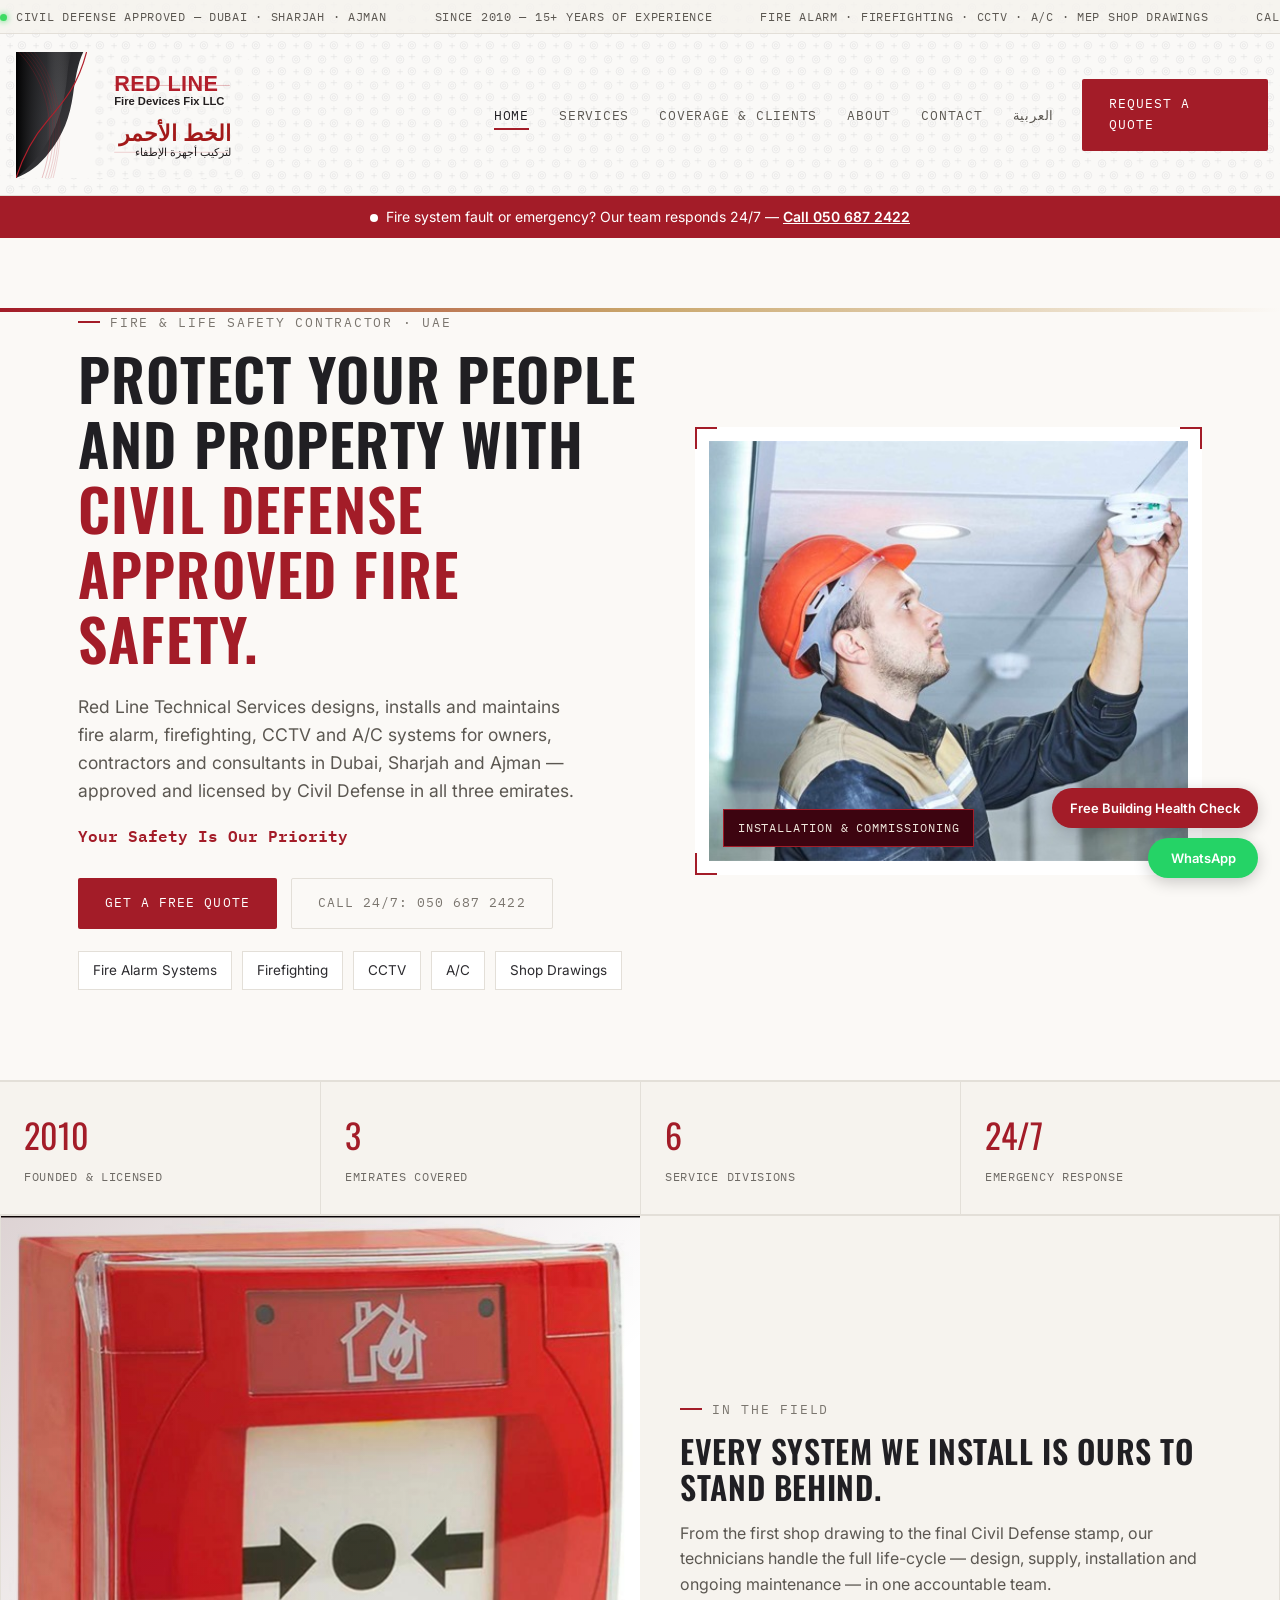
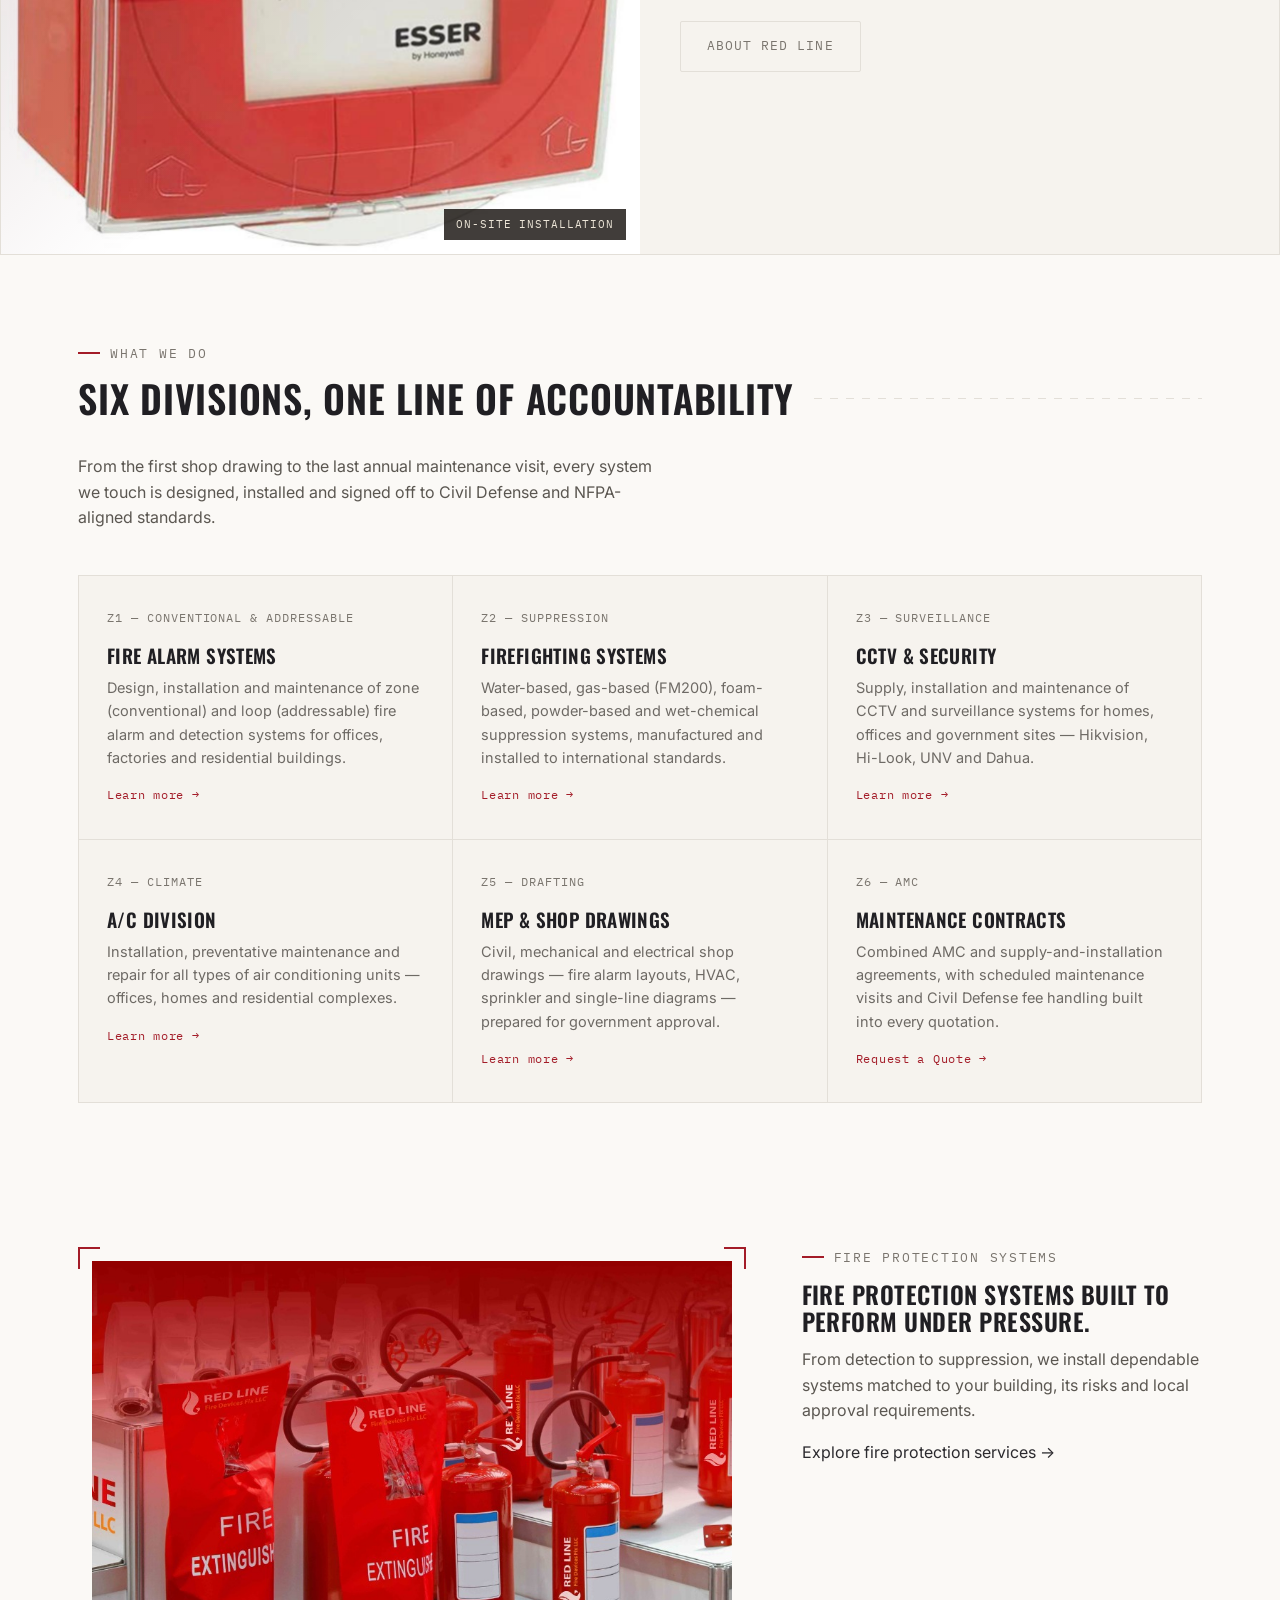
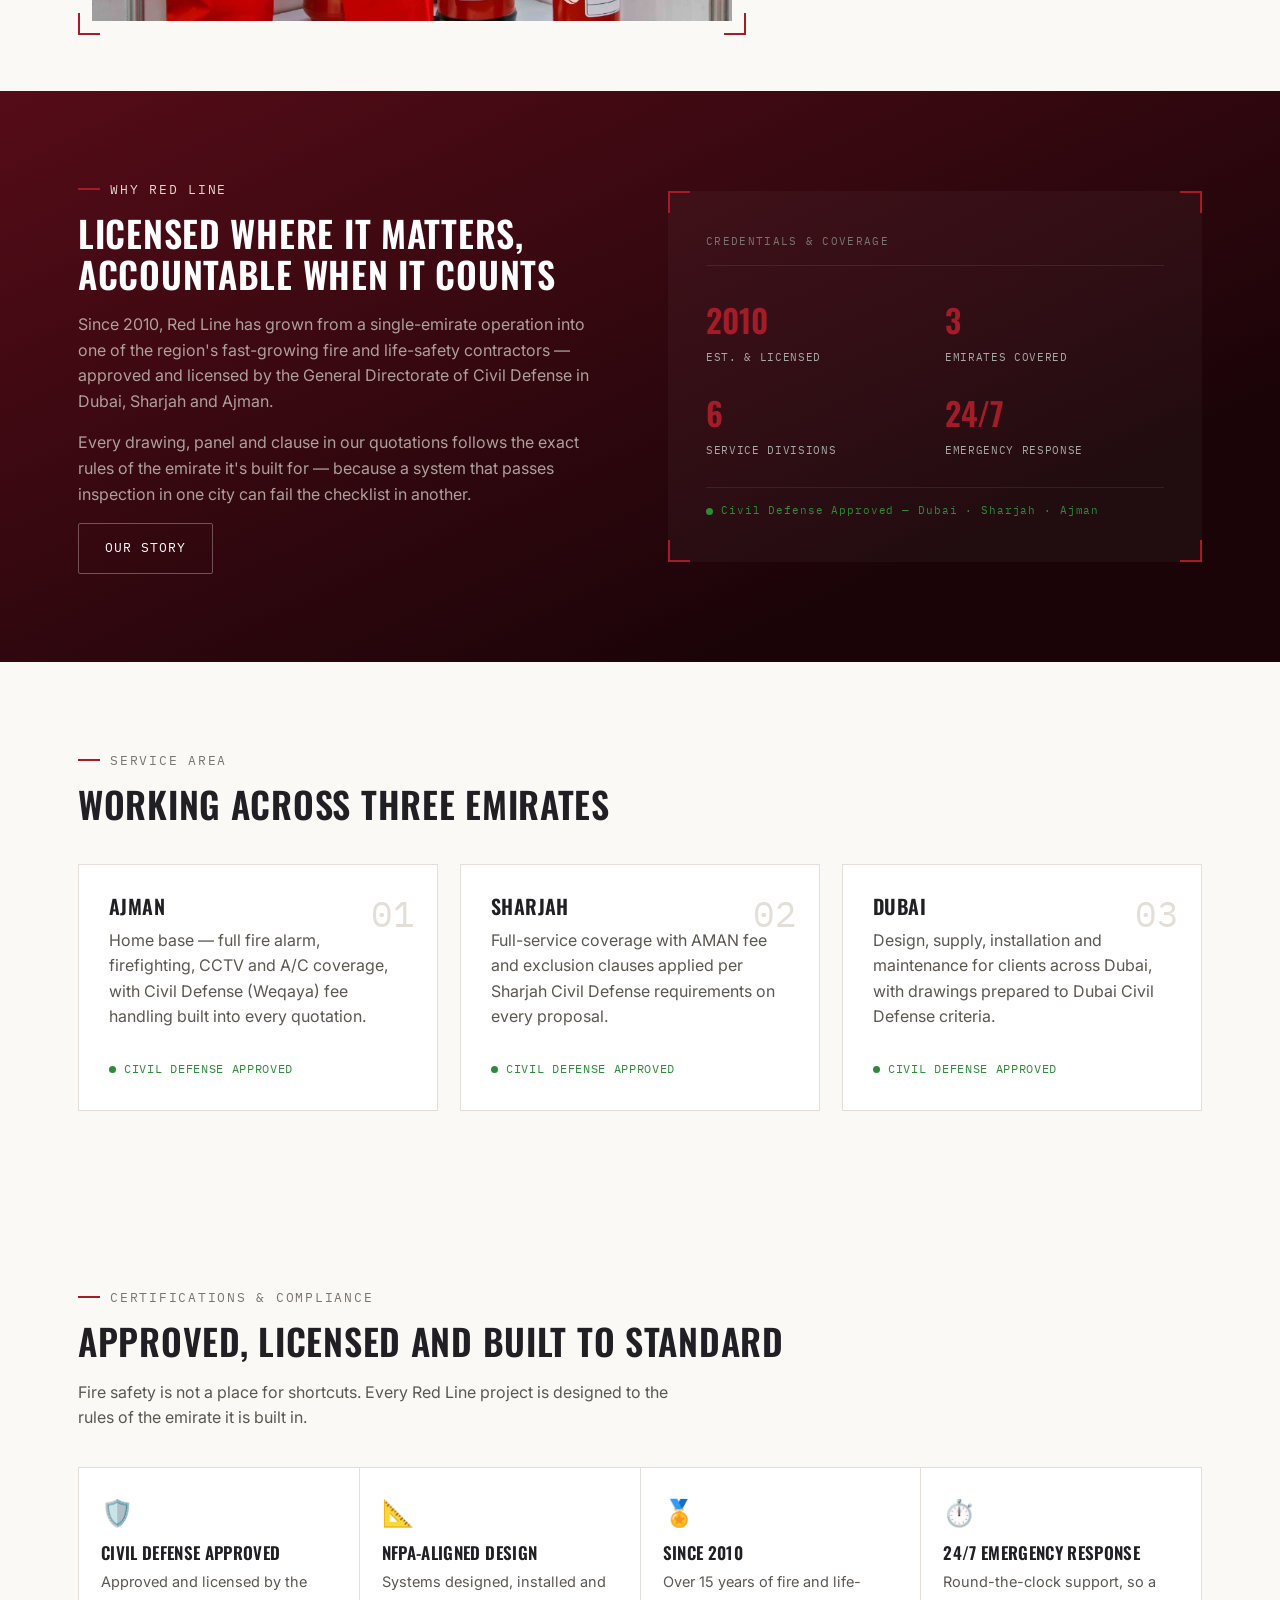
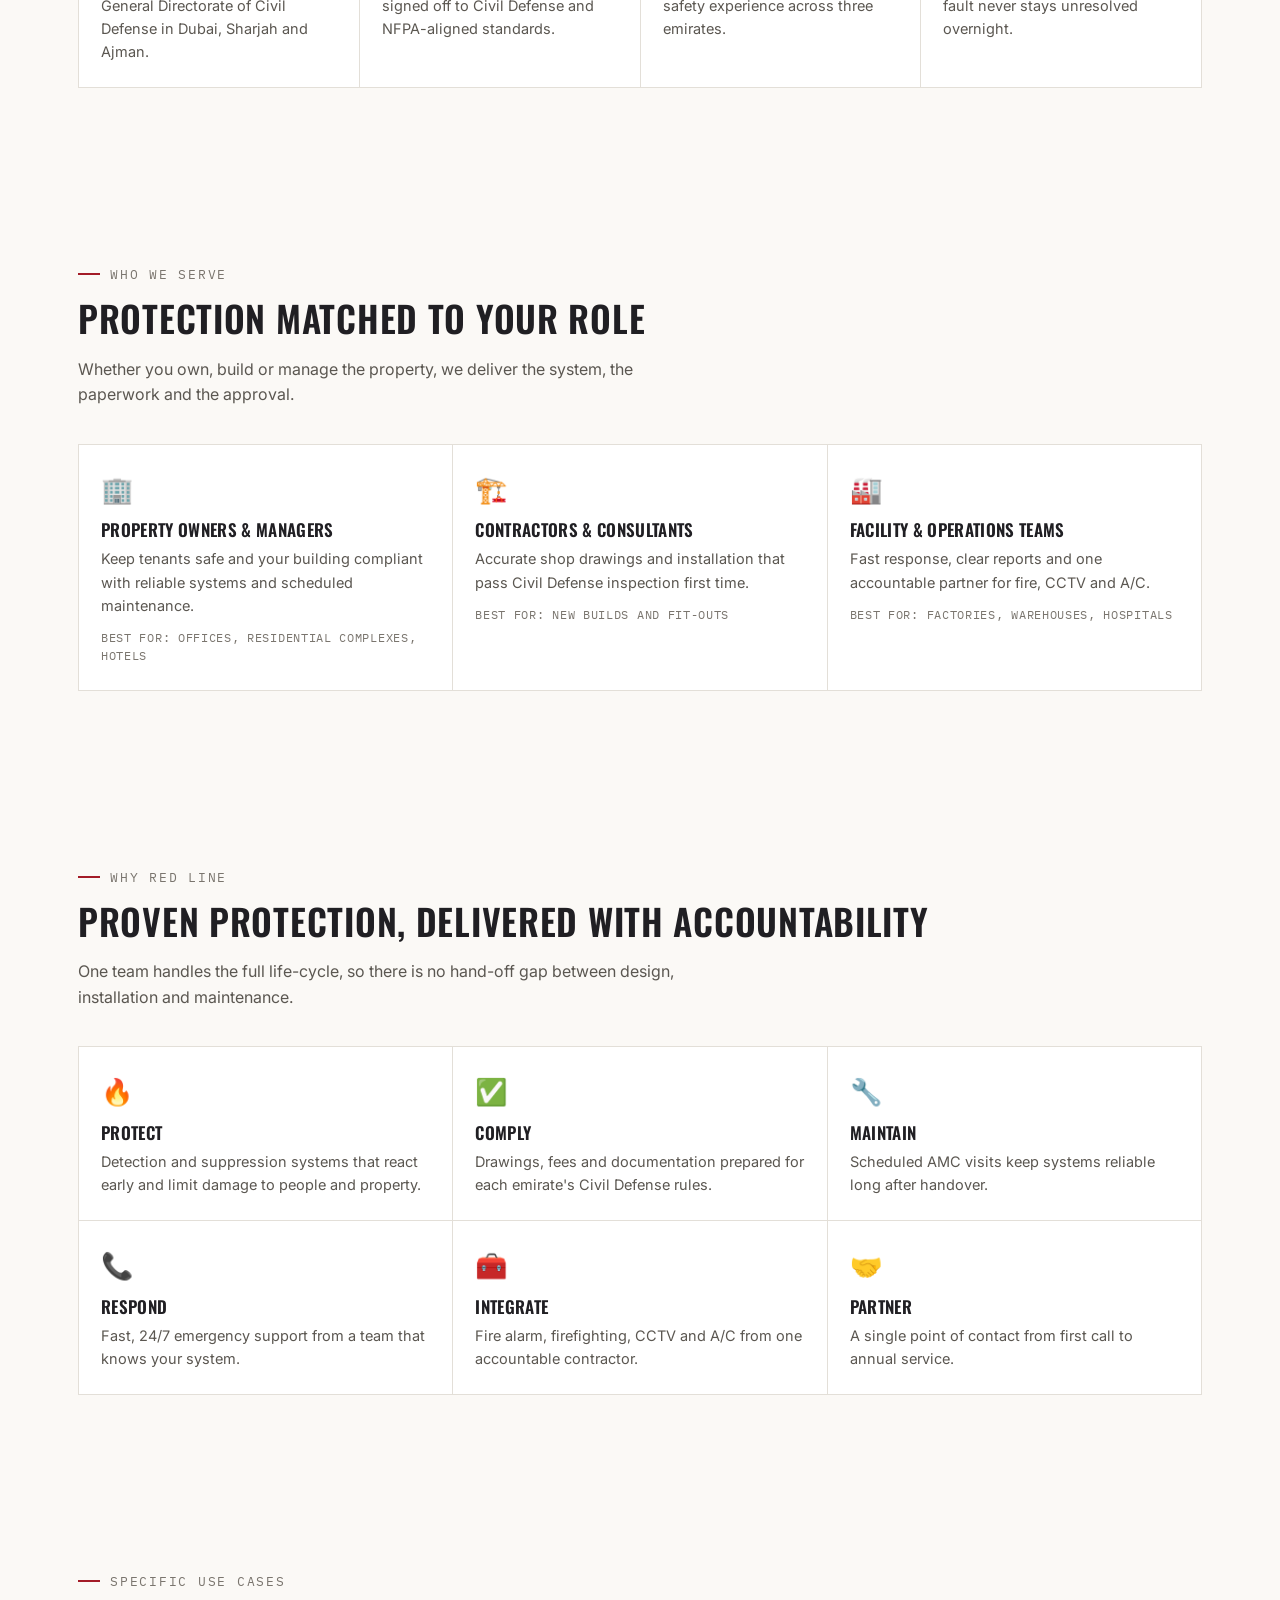
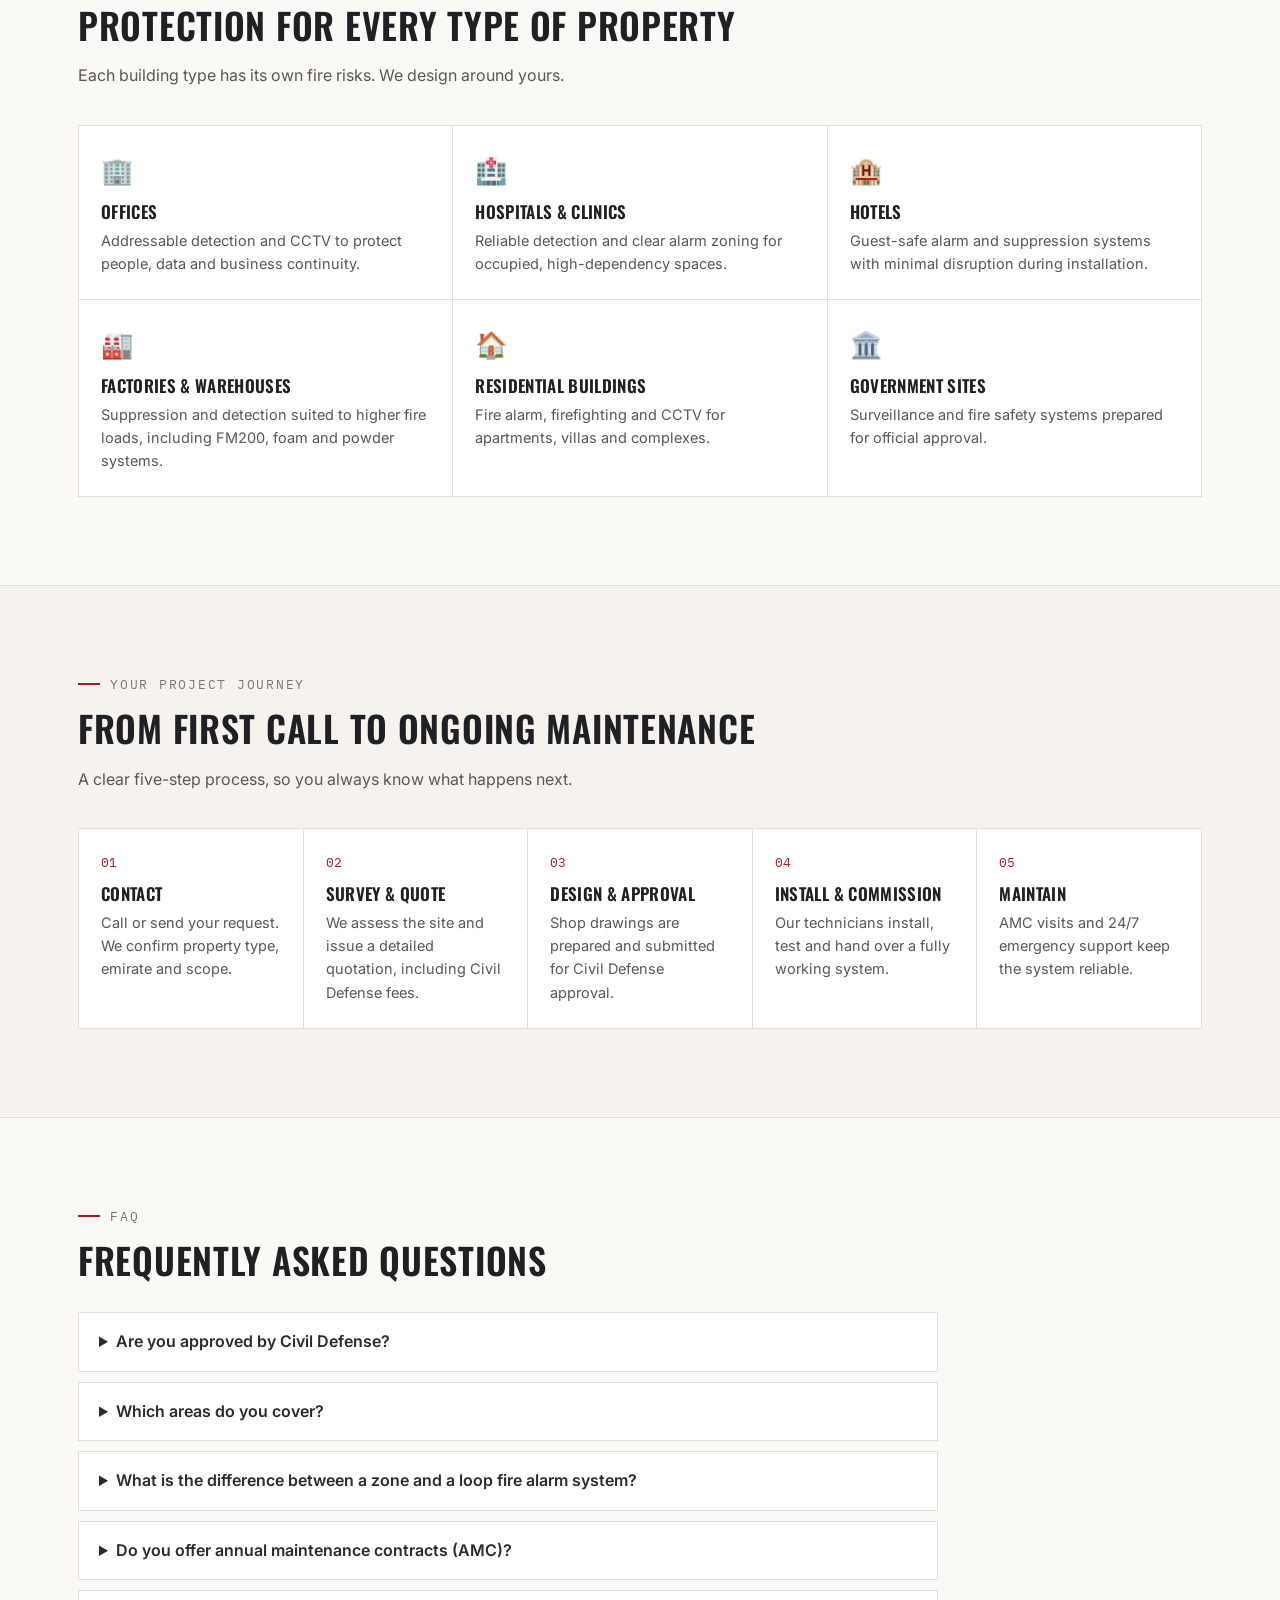
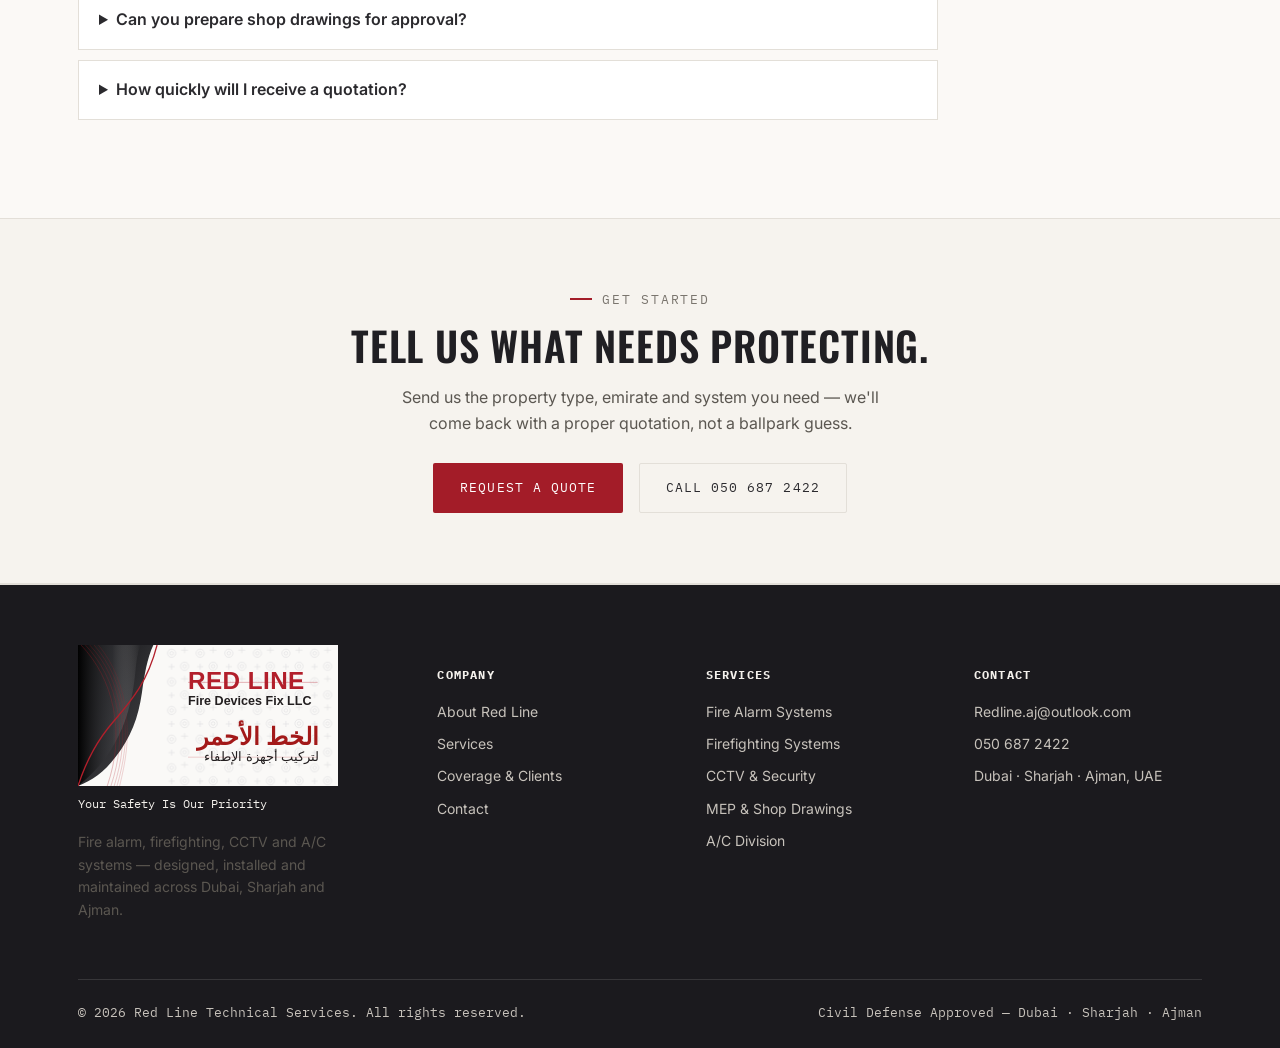
<file: index.html>
<!DOCTYPE html>
<html lang="en">
<head>
<meta charset="UTF-8">
<meta name="viewport" content="width=device-width, initial-scale=1.0">
<title>Red Line Technical Services — Fire Safety Installation &amp; Maintenance Contractor | Dubai · Sharjah · Ajman</title>
<meta name="description" content="Civil Defense approved installation and maintenance contractor for fire alarm, firefighting, CCTV and A/C systems in Dubai, Sharjah and Ajman, with 24/7 emergency response across the UAE.">
<meta name="keywords" content="fire alarm systems supplier UAE, fire safety contractor Dubai Sharjah Ajman, Civil Defense approved fire protection, CCTV surveillance installation UAE, emergency response fire systems, fire safety systems UAE">
<link rel="alternate" hreflang="ar" href="index-ar.html">
<link rel="icon" type="image/png" href="assets/img/flame.png">
<link rel="preconnect" href="https://fonts.googleapis.com">
<link href="https://fonts.googleapis.com/css2?family=Oswald:wght@500;600;700&family=Inter:wght@400;500;600&family=IBM+Plex+Mono:wght@400;500&display=swap" rel="stylesheet">
<link rel="stylesheet" href="assets/css/style.css">
</head>
<body>

<header class="site-header">
  <div class="status-bar">
    <div class="status-inner">
      <span><span class="dot"></span>CIVIL DEFENSE APPROVED — DUBAI · SHARJAH · AJMAN</span>
      <span>SINCE 2010 — 15+ YEARS OF EXPERIENCE</span>
      <span>FIRE ALARM · FIREFIGHTING · CCTV · A/C · MEP SHOP DRAWINGS</span>
      <span>CALL 050 687 2422 FOR EMERGENCY SERVICE</span>
      <span><span class="dot"></span>CIVIL DEFENSE APPROVED — DUBAI · SHARJAH · AJMAN</span>
      <span>SINCE 2010 — 15+ YEARS OF EXPERIENCE</span>
      <span>FIRE ALARM · FIREFIGHTING · CCTV · A/C · MEP SHOP DRAWINGS</span>
      <span>CALL 050 687 2422 FOR EMERGENCY SERVICE</span>
    </div>
  </div>
  <div class="nav-row">
    <a href="index.html" class="brand" aria-label="Red Line Fire Devices Fix LLC">
      <img src="assets/img/brand-theme.svg" alt="Red Line Fire Devices Fix LLC logo">
    </a>
    <div class="nav-inner">
      <nav class="main-nav">
        <ul>
          <li><a href="index.html" class="active">Home</a></li>
          <li><a href="services.html">Services</a></li>
          <li><a href="projects.html">Coverage &amp; Clients</a></li>
          <li><a href="about.html">About</a></li>
          <li><a href="contact.html">Contact</a></li>
          <li class="lang-switch"><a href="index-ar.html" lang="ar" hreflang="ar">العربية</a></li>
        </ul>
      </nav>
      <div class="nav-cta">
        <a href="contact.html" class="btn btn-primary">Request a Quote</a>
      </div>
    </div>
    <button class="nav-toggle" aria-label="Menu"><span></span><span></span><span></span></button>
  </div>
</header>

<div class="emergency-bar" role="region" aria-label="Emergency contact"><span class="pulse"></span>Fire system fault or emergency? Our team responds 24/7 — <a href="tel:0506872422">Call 050 687 2422</a></div>

<section class="hero">
  <div class="frame-accent-top"></div>
  <div class="container hero-grid">
    <div data-reveal>
      <div class="eyebrow">Fire &amp; Life Safety Contractor · UAE</div>
      <h1>Protect your people and property with <em>Civil Defense approved fire safety.</em></h1>
      <p class="lead">Red Line Technical Services designs, installs and maintains fire alarm, firefighting, CCTV and A/C systems for owners, contractors and consultants in Dubai, Sharjah and Ajman — approved and licensed by Civil Defense in all three emirates.</p>
      <p class="hero-slogan">Your Safety Is Our Priority</p>
      <div class="hero-actions">
        <a href="contact.html" class="btn btn-primary">Get a Free Quote</a>
        <a href="tel:0506872422" class="btn btn-line">Call 24/7: 050 687 2422</a>
      </div>
      <div class="quick-links" aria-label="Quick links">
      <a href="services.html#fire-alarm">Fire Alarm Systems</a><a href="services.html#firefighting">Firefighting</a><a href="services.html#cctv">CCTV</a><a href="services.html#ac">A/C</a><a href="services.html#mep">Shop Drawings</a>
    </div>

    </div>
    <div class="hero-figure-wrap" data-reveal>
      <div class="blueprint hero-figure">
        <span class="bp-tr"></span><span class="bp-bl"></span>
        <img src="assets/img/hero-install.jpg" alt="Red Line technician installing a fire alarm system">
        <span class="hero-tag">INSTALLATION &amp; COMMISSIONING</span>
      </div>
    </div>
  </div>
</section>

<div class="stat-strip">
  <div><span class="stat-num">2010</span><span class="stat-label">Founded &amp; Licensed</span></div>
  <div><span class="stat-num">3</span><span class="stat-label">Emirates Covered</span></div>
  <div><span class="stat-num">6</span><span class="stat-label">Service Divisions</span></div>
  <div><span class="stat-num">24/7</span><span class="stat-label">Emergency Response</span></div>
</div>

<!-- Premium photo strip: installation in the field -->
<div class="premium-split" data-reveal>
  <div class="premium-split-img">
    <img src="assets/img/WhatsApp Image 2026-10-04 at 2.38.30 PM (4) - Copy.jpeg" alt="Fire suppression pump room with FM200 or chemical suppression tanks">
    <span class="corner-tag">On-site Installation</span>
  </div>
  <div class="premium-split-body">
    <div class="eyebrow">In the Field</div>
    <h2 style="font-size:clamp(22px,2.8vw,32px);">Every system we install is ours to stand behind.</h2>
    <p>From the first shop drawing to the final Civil Defense stamp, our technicians handle the full life-cycle — design, supply, installation and ongoing maintenance — in one accountable team.</p>
    <a href="about.html" class="btn btn-line" style="align-self:flex-start;margin-top:8px;">About Red Line</a>
  </div>
</div>

<section class="section">
  <div class="container">
    <div class="eyebrow">What We Do</div>
    <div class="ruled-head">
      <h2 style="font-size:clamp(26px,3.2vw,38px);">Six divisions, one line of accountability</h2>
      <div class="rule"></div>
    </div>
    <p style="max-width:58ch;font-size:16px;">From the first shop drawing to the last annual maintenance visit, every system we touch is designed, installed and signed off to Civil Defense and NFPA-aligned standards.</p>

    <div class="zone-grid">
      <div class="zone-card" data-reveal>
        <span class="zone-id">Z1 — CONVENTIONAL &amp; ADDRESSABLE</span>
        <h3>Fire Alarm Systems</h3>
        <p>Design, installation and maintenance of zone (conventional) and loop (addressable) fire alarm and detection systems for offices, factories and residential buildings.</p>
        <a href="services.html#fire-alarm" class="zone-link">Learn more →</a>
      </div>
      <div class="zone-card" data-reveal>
        <span class="zone-id">Z2 — SUPPRESSION</span>
        <h3>Firefighting Systems</h3>
        <p>Water-based, gas-based (FM200), foam-based, powder-based and wet-chemical suppression systems, manufactured and installed to international standards.</p>
        <a href="services.html#firefighting" class="zone-link">Learn more →</a>
      </div>
      <div class="zone-card" data-reveal>
        <span class="zone-id">Z3 — SURVEILLANCE</span>
        <h3>CCTV &amp; Security</h3>
        <p>Supply, installation and maintenance of CCTV and surveillance systems for homes, offices and government sites — Hikvision, Hi-Look, UNV and Dahua.</p>
        <a href="services.html#cctv" class="zone-link">Learn more →</a>
      </div>
      <div class="zone-card" data-reveal>
        <span class="zone-id">Z4 — CLIMATE</span>
        <h3>A/C Division</h3>
        <p>Installation, preventative maintenance and repair for all types of air conditioning units — offices, homes and residential complexes.</p>
        <a href="services.html#ac" class="zone-link">Learn more →</a>
      </div>
      <div class="zone-card" data-reveal>
        <span class="zone-id">Z5 — DRAFTING</span>
        <h3>MEP &amp; Shop Drawings</h3>
        <p>Civil, mechanical and electrical shop drawings — fire alarm layouts, HVAC, sprinkler and single-line diagrams — prepared for government approval.</p>
        <a href="services.html#mep" class="zone-link">Learn more →</a>
      </div>
      <div class="zone-card" data-reveal>
        <span class="zone-id">Z6 — AMC</span>
        <h3>Maintenance Contracts</h3>
        <p>Combined AMC and supply-and-installation agreements, with scheduled maintenance visits and Civil Defense fee handling built into every quotation.</p>
        <a href="contact.html" class="zone-link">Request a Quote →</a>
      </div>
    </div>
  </div>
</section>

<section class="section section-tight" aria-labelledby="fire-protection-feature">
  <div class="container">
    <div class="svc-grid-img">
      <div class="blueprint" data-reveal>
        <span class="bp-tr"></span><span class="bp-bl"></span>
        <img src="assets/img/redline-shelf.jpg" alt="Red Line fire protection equipment ready for installation">
      </div>
      <div data-reveal>
        <div class="eyebrow">Fire Protection Systems</div>
        <h2 id="fire-protection-feature">Fire protection systems built to perform under pressure.</h2>
        <p>From detection to suppression, we install dependable systems matched to your building, its risks and local approval requirements.</p>
        <a href="services.html#firefighting" class="zone-link">Explore fire protection services →</a>
      </div>
    </div>
  </div>
</section>

<section class="section section-maroon">
  <div class="container">
    <div style="display:grid;grid-template-columns:1fr 1fr;gap:56px;align-items:center;">
      <div data-reveal>
        <div class="eyebrow" style="color:var(--silver-on-dark);">Why Red Line</div>
        <h2 style="color:#fff;font-size:clamp(26px,3.2vw,36px);">Licensed where it matters, accountable when it counts</h2>
        <p>Since 2010, Red Line has grown from a single-emirate operation into one of the region's fast-growing fire and life-safety contractors — approved and licensed by the General Directorate of Civil Defense in Dubai, Sharjah and Ajman.</p>
        <p>Every drawing, panel and clause in our quotations follows the exact rules of the emirate it's built for — because a system that passes inspection in one city can fail the checklist in another.</p>
        <a href="about.html" class="btn btn-ghost">Our Story</a>
      </div>
      <div class="blueprint" data-reveal style="background:rgba(255,255,255,.03);">
        <span class="bp-tr"></span><span class="bp-bl"></span>
        <div style="padding:28px 24px;">
          <div style="font-family:var(--mono);font-size:11px;letter-spacing:.12em;color:var(--silver);text-transform:uppercase;margin-bottom:28px;border-bottom:1px solid rgba(255,255,255,.08);padding-bottom:14px;">Credentials &amp; Coverage</div>
          <div style="display:grid;grid-template-columns:1fr 1fr;gap:20px;">
            <div>
              <div style="font-family:var(--display);font-size:32px;color:var(--red);font-weight:600;">2010</div>
              <div style="font-family:var(--mono);font-size:11px;letter-spacing:.06em;color:var(--grey-light);text-transform:uppercase;margin-top:4px;">Est. &amp; Licensed</div>
            </div>
            <div>
              <div style="font-family:var(--display);font-size:32px;color:var(--red);font-weight:600;">3</div>
              <div style="font-family:var(--mono);font-size:11px;letter-spacing:.06em;color:var(--grey-light);text-transform:uppercase;margin-top:4px;">Emirates Covered</div>
            </div>
            <div>
              <div style="font-family:var(--display);font-size:32px;color:var(--red);font-weight:600;">6</div>
              <div style="font-family:var(--mono);font-size:11px;letter-spacing:.06em;color:var(--grey-light);text-transform:uppercase;margin-top:4px;">Service Divisions</div>
            </div>
            <div>
              <div style="font-family:var(--display);font-size:32px;color:var(--red);font-weight:600;">24/7</div>
              <div style="font-family:var(--mono);font-size:11px;letter-spacing:.06em;color:var(--grey-light);text-transform:uppercase;margin-top:4px;">Emergency Response</div>
            </div>
          </div>
          <div style="margin-top:28px;padding-top:14px;border-top:1px solid rgba(255,255,255,.08);">
            <div style="font-family:var(--mono);font-size:11px;letter-spacing:.08em;color:var(--ok);display:flex;align-items:center;gap:8px;"><span style="width:7px;height:7px;background:var(--ok);border-radius:50%;display:inline-block;"></span>Civil Defense Approved — Dubai · Sharjah · Ajman</div>
          </div>
        </div>
      </div>
    </div>
  </div>
</section>

<section class="section">
  <div class="container">
    <div class="eyebrow">Service Area</div>
    <h2 style="font-size:clamp(26px,3.2vw,36px);">Working across three emirates</h2>
    <div class="coverage-grid">
      <div class="coverage-card" data-reveal>
        <span class="em-code">01</span>
        <h3>Ajman</h3>
        <p>Home base — full fire alarm, firefighting, CCTV and A/C coverage, with Civil Defense (Weqaya) fee handling built into every quotation.</p>
        <span class="badge-ok">Civil Defense Approved</span>
      </div>
      <div class="coverage-card" data-reveal>
        <span class="em-code">02</span>
        <h3>Sharjah</h3>
        <p>Full-service coverage with AMAN fee and exclusion clauses applied per Sharjah Civil Defense requirements on every proposal.</p>
        <span class="badge-ok">Civil Defense Approved</span>
      </div>
      <div class="coverage-card" data-reveal>
        <span class="em-code">03</span>
        <h3>Dubai</h3>
        <p>Design, supply, installation and maintenance for clients across Dubai, with drawings prepared to Dubai Civil Defense criteria.</p>
        <span class="badge-ok">Civil Defense Approved</span>
      </div>
    </div>
  </div>
</section>

<section class="section">
  <div class="container">
    <div class="eyebrow">Certifications &amp; Compliance</div>
    <h2 style="font-size:clamp(26px,3.2vw,36px);">Approved, licensed and built to standard</h2>
    <p style="max-width:62ch;font-size:16px;">Fire safety is not a place for shortcuts. Every Red Line project is designed to the rules of the emirate it is built in.</p>
    <div class="trust-grid">
<div class="trust-item" data-reveal><span class="ico">🛡️</span><h3>Civil Defense Approved</h3><p>Approved and licensed by the General Directorate of Civil Defense in Dubai, Sharjah and Ajman.</p></div>
<div class="trust-item" data-reveal><span class="ico">📐</span><h3>NFPA-Aligned Design</h3><p>Systems designed, installed and signed off to Civil Defense and NFPA-aligned standards.</p></div>
<div class="trust-item" data-reveal><span class="ico">🏅</span><h3>Since 2010</h3><p>Over 15 years of fire and life-safety experience across three emirates.</p></div>
<div class="trust-item" data-reveal><span class="ico">⏱️</span><h3>24/7 Emergency Response</h3><p>Round-the-clock support, so a fault never stays unresolved overnight.</p></div>
    </div>
  </div>
</section>

<section class="section">
  <div class="container">
    <div class="eyebrow">Who We Serve</div>
    <h2 style="font-size:clamp(26px,3.2vw,36px);">Protection matched to your role</h2>
    <p style="max-width:62ch;font-size:16px;">Whether you own, build or manage the property, we deliver the system, the paperwork and the approval.</p>
    <div class="info-grid">
<div class="info-item" data-reveal><span class="ico">🏢</span><h3>Property Owners &amp; Managers</h3><p>Keep tenants safe and your building compliant with reliable systems and scheduled maintenance.</p><span class="for-label">Best for: Offices, residential complexes, hotels</span></div>
<div class="info-item" data-reveal><span class="ico">🏗️</span><h3>Contractors &amp; Consultants</h3><p>Accurate shop drawings and installation that pass Civil Defense inspection first time.</p><span class="for-label">Best for: New builds and fit-outs</span></div>
<div class="info-item" data-reveal><span class="ico">🏭</span><h3>Facility &amp; Operations Teams</h3><p>Fast response, clear reports and one accountable partner for fire, CCTV and A/C.</p><span class="for-label">Best for: Factories, warehouses, hospitals</span></div>
    </div>
  </div>
</section>

<section class="section">
  <div class="container">
    <div class="eyebrow">Why Red Line</div>
    <h2 style="font-size:clamp(26px,3.2vw,36px);">Proven protection, delivered with accountability</h2>
    <p style="max-width:62ch;font-size:16px;">One team handles the full life-cycle, so there is no hand-off gap between design, installation and maintenance.</p>
    <div class="info-grid">
<div class="info-item" data-reveal><span class="ico">🔥</span><h3>Protect</h3><p>Detection and suppression systems that react early and limit damage to people and property.</p></div>
<div class="info-item" data-reveal><span class="ico">✅</span><h3>Comply</h3><p>Drawings, fees and documentation prepared for each emirate's Civil Defense rules.</p></div>
<div class="info-item" data-reveal><span class="ico">🔧</span><h3>Maintain</h3><p>Scheduled AMC visits keep systems reliable long after handover.</p></div>
<div class="info-item" data-reveal><span class="ico">📞</span><h3>Respond</h3><p>Fast, 24/7 emergency support from a team that knows your system.</p></div>
<div class="info-item" data-reveal><span class="ico">🧰</span><h3>Integrate</h3><p>Fire alarm, firefighting, CCTV and A/C from one accountable contractor.</p></div>
<div class="info-item" data-reveal><span class="ico">🤝</span><h3>Partner</h3><p>A single point of contact from first call to annual service.</p></div>
    </div>
  </div>
</section>

<section class="section">
  <div class="container">
    <div class="eyebrow">Specific Use Cases</div>
    <h2 style="font-size:clamp(26px,3.2vw,36px);">Protection for every type of property</h2>
    <p style="max-width:62ch;font-size:16px;">Each building type has its own fire risks. We design around yours.</p>
    <div class="info-grid">
<div class="info-item" data-reveal><span class="ico">🏢</span><h3>Offices</h3><p>Addressable detection and CCTV to protect people, data and business continuity.</p></div>
<div class="info-item" data-reveal><span class="ico">🏥</span><h3>Hospitals &amp; Clinics</h3><p>Reliable detection and clear alarm zoning for occupied, high-dependency spaces.</p></div>
<div class="info-item" data-reveal><span class="ico">🏨</span><h3>Hotels</h3><p>Guest-safe alarm and suppression systems with minimal disruption during installation.</p></div>
<div class="info-item" data-reveal><span class="ico">🏭</span><h3>Factories &amp; Warehouses</h3><p>Suppression and detection suited to higher fire loads, including FM200, foam and powder systems.</p></div>
<div class="info-item" data-reveal><span class="ico">🏠</span><h3>Residential Buildings</h3><p>Fire alarm, firefighting and CCTV for apartments, villas and complexes.</p></div>
<div class="info-item" data-reveal><span class="ico">🏛️</span><h3>Government Sites</h3><p>Surveillance and fire safety systems prepared for official approval.</p></div>
    </div>
  </div>
</section>

<section class="section section-dark">
  <div class="container">
    <div class="eyebrow">Your Project Journey</div>
    <h2 style="font-size:clamp(26px,3.2vw,36px);">From first call to ongoing maintenance</h2>
    <p style="max-width:62ch;font-size:16px;">A clear five-step process, so you always know what happens next.</p>
    <div class="steps-grid">
<div class="step-item" data-reveal><span class="step-num">01</span><h3>Contact</h3><p>Call or send your request. We confirm property type, emirate and scope.</p></div>
<div class="step-item" data-reveal><span class="step-num">02</span><h3>Survey &amp; Quote</h3><p>We assess the site and issue a detailed quotation, including Civil Defense fees.</p></div>
<div class="step-item" data-reveal><span class="step-num">03</span><h3>Design &amp; Approval</h3><p>Shop drawings are prepared and submitted for Civil Defense approval.</p></div>
<div class="step-item" data-reveal><span class="step-num">04</span><h3>Install &amp; Commission</h3><p>Our technicians install, test and hand over a fully working system.</p></div>
<div class="step-item" data-reveal><span class="step-num">05</span><h3>Maintain</h3><p>AMC visits and 24/7 emergency support keep the system reliable.</p></div>
    </div>
  </div>
</section>

<section class="section">
  <div class="container">
    <div class="eyebrow">FAQ</div>
    <h2 style="font-size:clamp(26px,3.2vw,36px);">Frequently asked questions</h2>
    <div class="faq-list">
      <details><summary>Are you approved by Civil Defense?</summary><p>Yes. Red Line is approved and licensed by Civil Defense in Dubai, Sharjah and Ajman.</p></details>
      <details><summary>Which areas do you cover?</summary><p>We supply and install fire alarm, firefighting, CCTV and A/C systems across Dubai, Sharjah and Ajman.</p></details>
      <details><summary>What is the difference between a zone and a loop fire alarm system?</summary><p>Zone systems show which area is in alarm. Loop (addressable) systems identify the exact device. See the comparison on our Services page.</p></details>
      <details><summary>Do you offer annual maintenance contracts (AMC)?</summary><p>Yes. We offer AMC and combined supply, installation and maintenance agreements with scheduled visits.</p></details>
      <details><summary>Can you prepare shop drawings for approval?</summary><p>Yes. We prepare fire alarm, HVAC, sprinkler and single-line shop drawings for government approval.</p></details>
      <details><summary>How quickly will I receive a quotation?</summary><p>Send us your property type, emirate and required system. We will come back with a proper quotation, not a ballpark guess.</p></details>
    </div>
  </div>
</section>

<section class="cta-band section-dark">
  <div class="container">
    <div class="eyebrow" style="justify-content:center;">Get Started</div>
    <h2>Tell us what needs protecting.</h2>
    <p style="max-width:52ch;margin:0 auto;">Send us the property type, emirate and system you need — we'll come back with a proper quotation, not a ballpark guess.</p>
    <div class="btn-row">
      <a href="contact.html" class="btn btn-primary">Request a Quote</a>
      <a href="tel:0506872422" class="btn btn-ghost">Call 050 687 2422</a>
    </div>
  </div>
</section>

<footer class="site-footer">
  <div class="container">
    <div class="footer-grid">
      <div>
        <div class="footer-brand">
          <img src="assets/img/brand-theme.svg" alt="Red Line Fire Devices Fix LLC logo">
          <p class="footer-slogan">Your Safety Is Our Priority</p>
        </div>
        <p style="font-size:14px;max-width:32ch;">Fire alarm, firefighting, CCTV and A/C systems — designed, installed and maintained across Dubai, Sharjah and Ajman.</p>
      </div>
      <div>
        <h5>Company</h5>
        <ul>
          <li><a href="about.html">About Red Line</a></li>
          <li><a href="services.html">Services</a></li>
          <li><a href="projects.html">Coverage &amp; Clients</a></li>
          <li><a href="contact.html">Contact</a></li>
        </ul>
      </div>
      <div>
        <h5>Services</h5>
        <ul>
          <li><a href="services.html#fire-alarm">Fire Alarm Systems</a></li>
          <li><a href="services.html#firefighting">Firefighting Systems</a></li>
          <li><a href="services.html#cctv">CCTV &amp; Security</a></li>
          <li><a href="services.html#mep">MEP &amp; Shop Drawings</a></li>
          <li><a href="services.html#ac">A/C Division</a></li>
        </ul>
      </div>
      <div>
        <h5>Contact</h5>
        <ul>
          <li><a href="mailto:Redline.aj@outlook.com">Redline.aj@outlook.com</a></li>
          <li><a href="tel:0506872422">050 687 2422</a></li>
          <li>Dubai · Sharjah · Ajman, UAE</li>
        </ul>
      </div>
    </div>
    <div class="footer-bottom">
      <span>© 2026 Red Line Technical Services. All rights reserved.</span>
      <span>Civil Defense Approved — Dubai · Sharjah · Ajman</span>
    </div>
  </div>
</footer>

<script src="assets/js/main.js"></script>
</body>
</html>
</file>
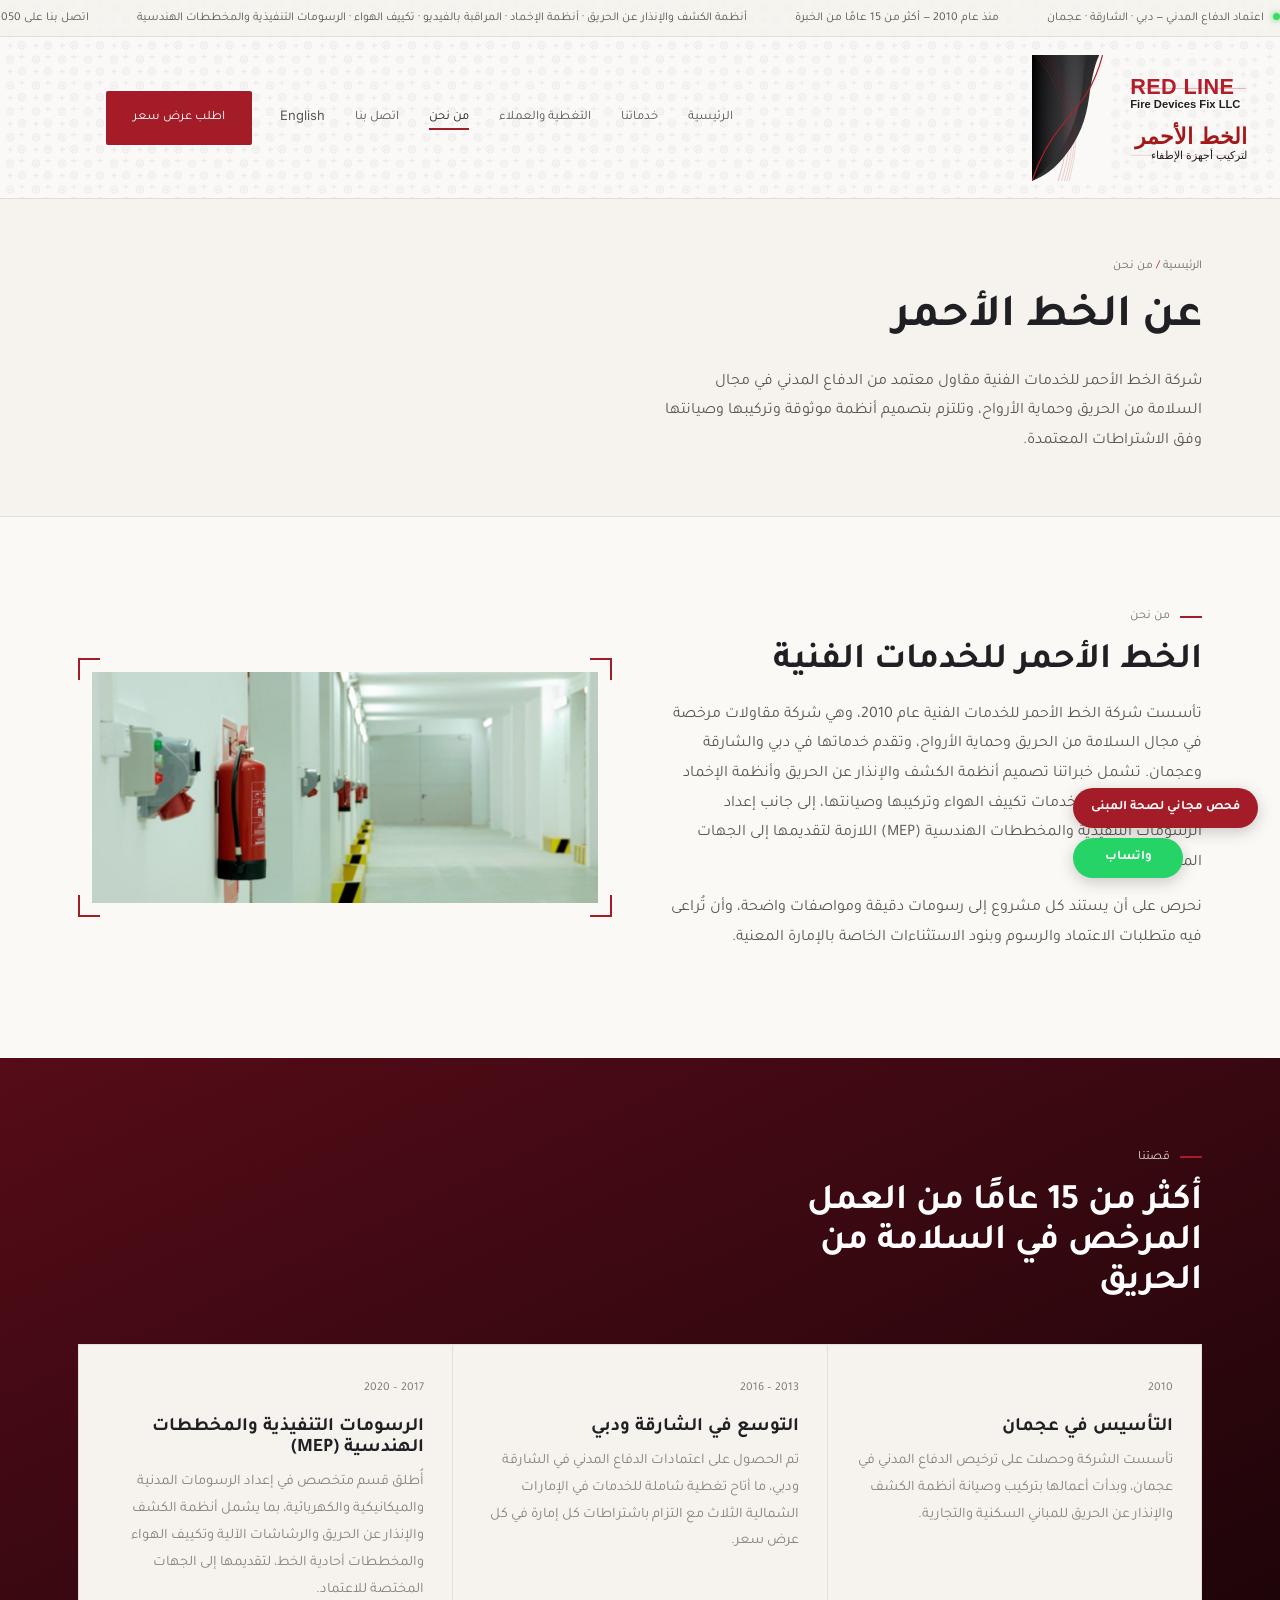
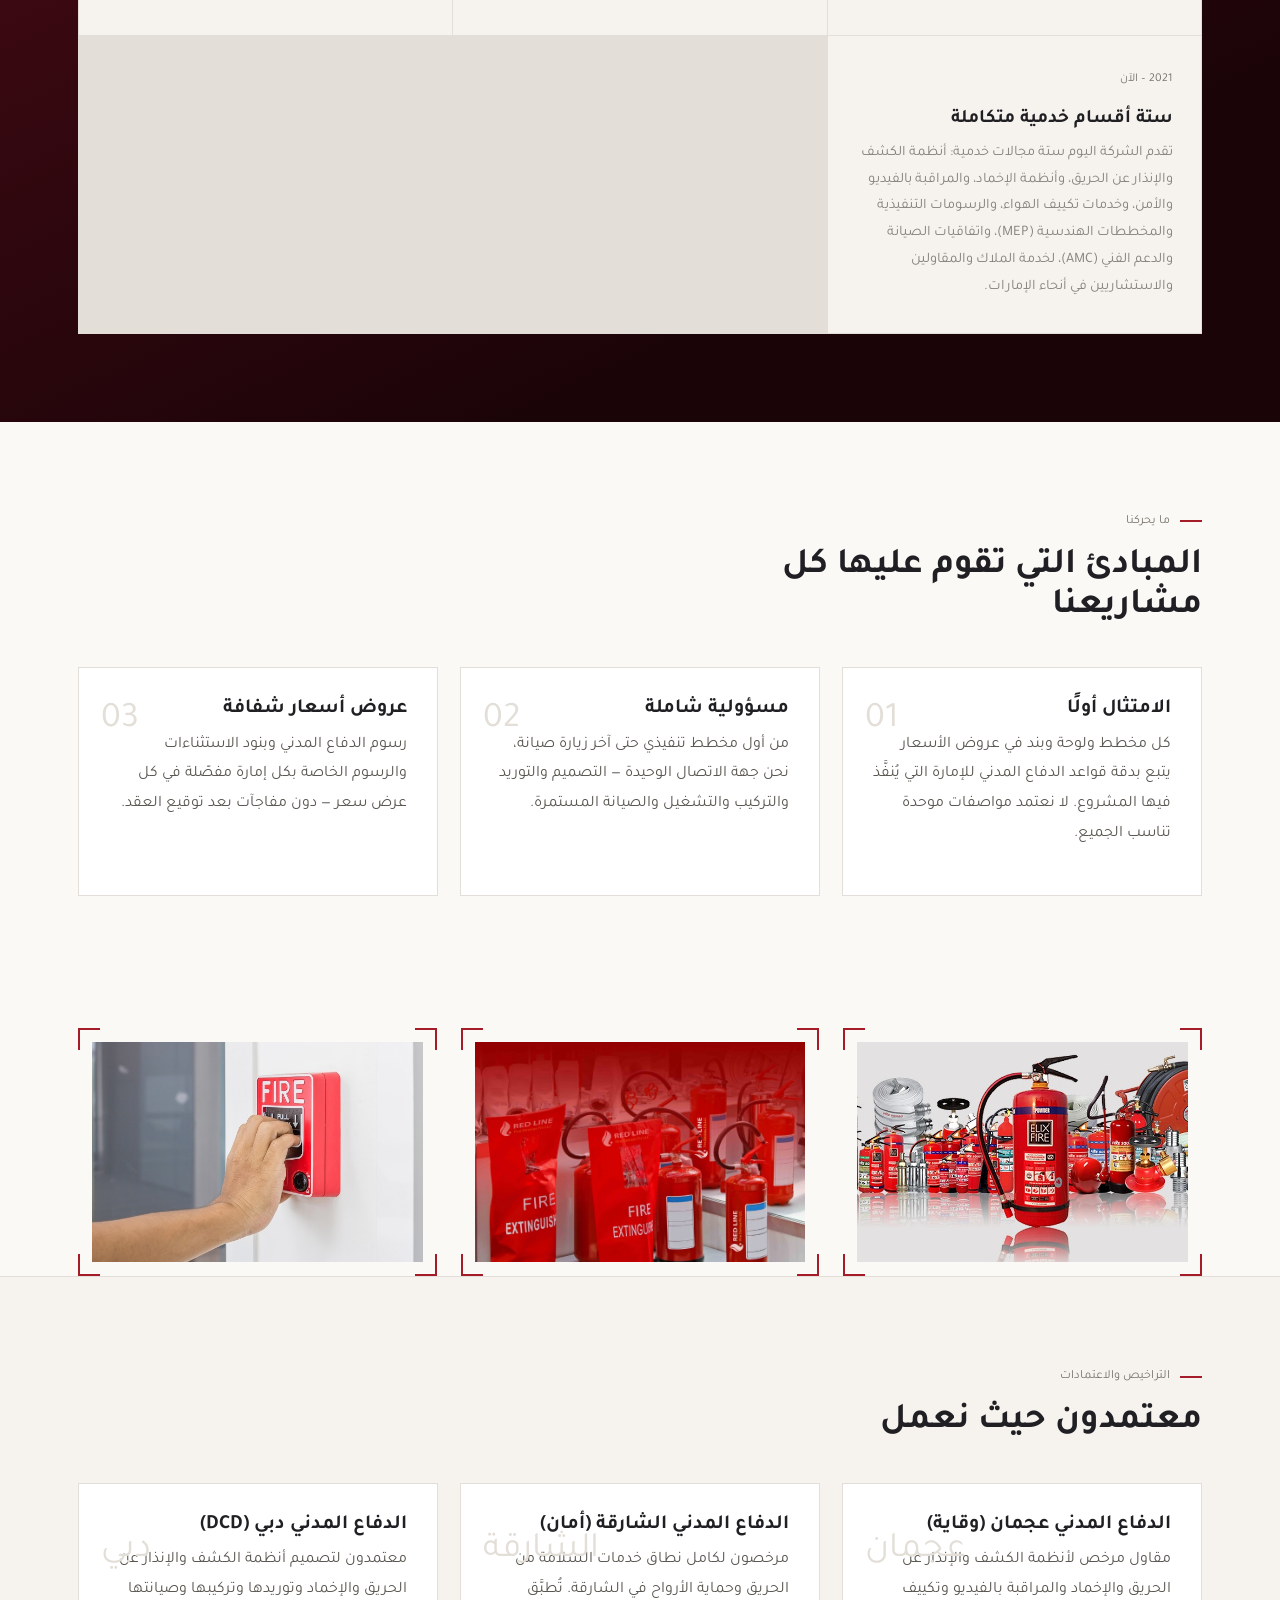
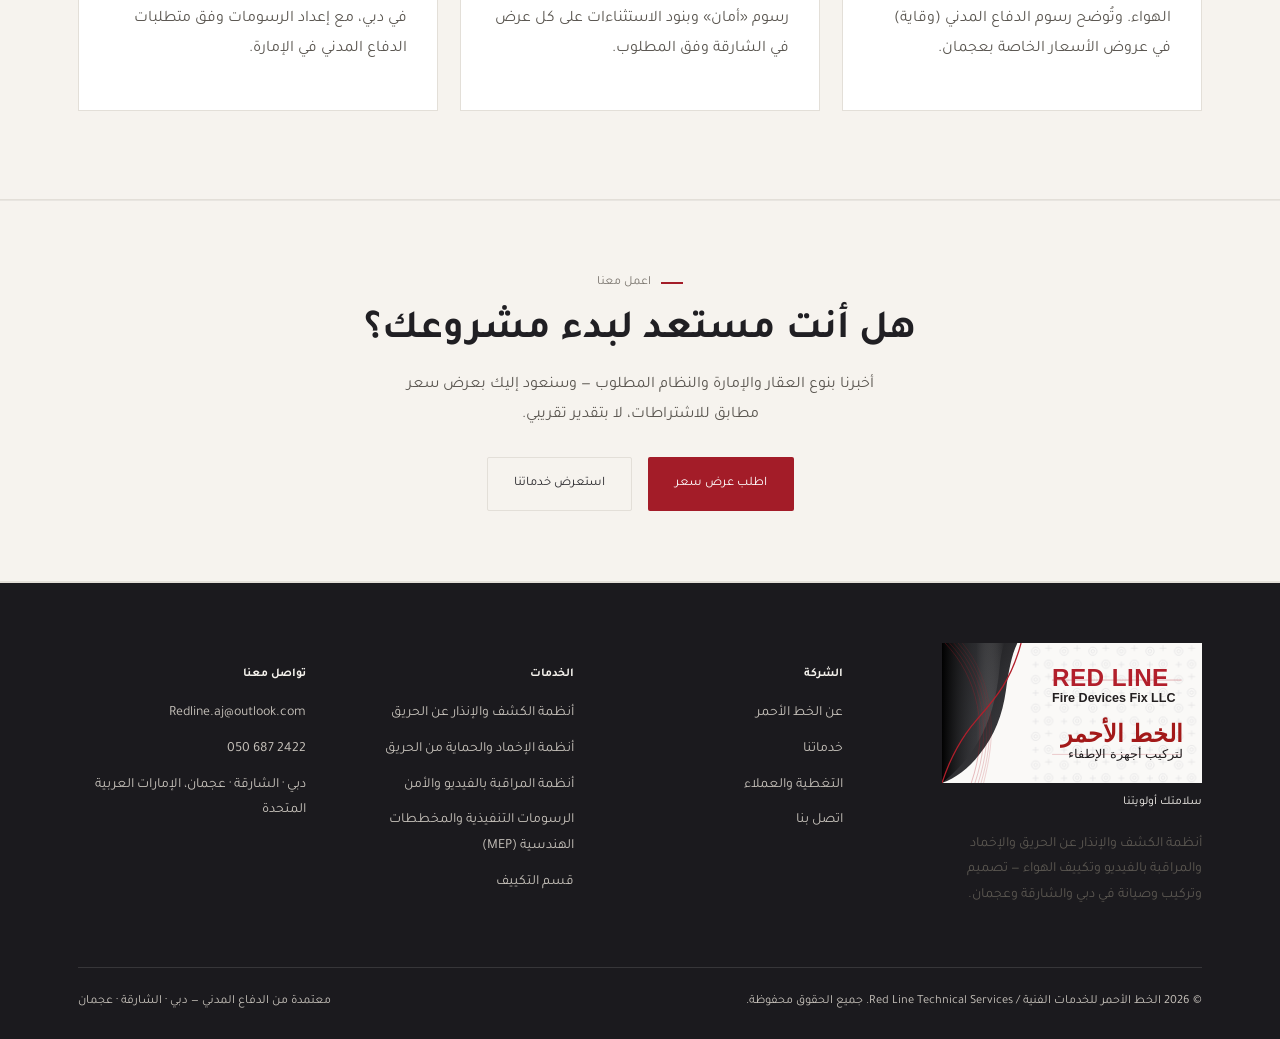
<file: about-ar.html>
<!DOCTYPE html>
<html lang="ar" dir="rtl">
<head>
<meta charset="UTF-8">
<meta name="viewport" content="width=device-width, initial-scale=1.0">
<title>من نحن | مقاول تركيب وصيانة أنظمة السلامة من الحريق</title>
<meta name="description" content="تعرف على شركة الخط الأحمر، مقاول تركيب وصيانة معتمد من الدفاع المدني يخدم دبي والشارقة وعجمان منذ عام 2010، بخبرة تتجاوز 15 عامًا.">
<link rel="alternate" hreflang="en" href="about.html">
<link rel="icon" type="image/png" href="assets/img/flame.png">
<link rel="preconnect" href="https://fonts.googleapis.com">
<link href="https://fonts.googleapis.com/css2?family=Oswald:wght@500;600;700&family=Inter:wght@400;500;600&family=Tajawal:wght@400;500;700&display=swap" rel="stylesheet">
<link rel="stylesheet" href="assets/css/style.css">
<link rel="stylesheet" href="assets/css/rtl.css">
</head>
<body>

<header class="site-header">
  <div class="status-bar">
    <div class="status-inner">
      <span><span class="dot"></span>اعتماد الدفاع المدني — دبي · الشارقة · عجمان</span>
      <span>منذ عام 2010 — أكثر من 15 عامًا من الخبرة</span>
      <span>أنظمة الكشف والإنذار عن الحريق · أنظمة الإخماد · المراقبة بالفيديو · تكييف الهواء · الرسومات التنفيذية والمخططات الهندسية</span>
      <span>اتصل بنا على 050 687 2422 لخدمات الطوارئ</span>
      <span><span class="dot"></span>اعتماد الدفاع المدني — دبي · الشارقة · عجمان</span>
      <span>منذ عام 2010 — أكثر من 15 عامًا من الخبرة</span>
      <span>أنظمة الكشف والإنذار عن الحريق · أنظمة الإخماد · المراقبة بالفيديو · تكييف الهواء · الرسومات التنفيذية والمخططات الهندسية</span>
      <span>اتصل بنا على 050 687 2422 لخدمات الطوارئ</span>
    </div>
  </div>
  <div class="nav-row">
    <a href="index-ar.html" class="brand" aria-label="الخط الأحمر لإصلاح أجهزة الحريق ذ.م.م">
      <img src="assets/img/brand-theme.svg" alt="شعار الخط الأحمر لإصلاح أجهزة الحريق ذ.م.م">
    </a>
    <div class="nav-inner">
      <nav class="main-nav">
        <ul>
          <li><a href="index-ar.html">الرئيسية</a></li>
          <li><a href="services-ar.html">خدماتنا</a></li>
          <li><a href="projects-ar.html">التغطية والعملاء</a></li>
          <li><a href="about-ar.html" class="active">من نحن</a></li>
          <li><a href="contact-ar.html">اتصل بنا</a></li>
          <li class="lang-switch"><a href="about.html" lang="en" hreflang="en">English</a></li>
        </ul>
      </nav>
      <div class="nav-cta">
        <a href="contact-ar.html" class="btn btn-primary">اطلب عرض سعر</a>
      </div>
    </div>
    <button class="nav-toggle" aria-label="القائمة"><span></span><span></span><span></span></button>
  </div>
</header>

<div class="page-head">
  <div class="container">
    <div class="crumb">الرئيسية <span>/</span> من نحن</div>
    <h1>عن الخط الأحمر</h1>
    <p style="max-width:60ch;font-size:16px;">شركة الخط الأحمر للخدمات الفنية مقاول معتمد من الدفاع المدني في مجال السلامة من الحريق وحماية الأرواح، وتلتزم بتصميم أنظمة موثوقة وتركيبها وصيانتها وفق الاشتراطات المعتمدة.</p>
  </div>
</div>

<!-- WHO WE ARE -->
<section class="section">
  <div class="container">
    <div style="display:grid;grid-template-columns:1fr 1fr;gap:56px;align-items:center;">
      <div data-reveal>
        <div class="eyebrow">من نحن</div>
        <h2 style="font-size:clamp(26px,3.2vw,36px);">الخط الأحمر للخدمات الفنية</h2>
        <p>تأسست شركة الخط الأحمر للخدمات الفنية عام 2010، وهي شركة مقاولات مرخصة في مجال السلامة من الحريق وحماية الأرواح، وتقدم خدماتها في دبي والشارقة وعجمان. تشمل خبراتنا تصميم أنظمة الكشف والإنذار عن الحريق وأنظمة الإخماد والمراقبة بالفيديو وخدمات تكييف الهواء وتركيبها وصيانتها، إلى جانب إعداد الرسومات التنفيذية والمخططات الهندسية (MEP) اللازمة لتقديمها إلى الجهات المختصة.</p>
        <p>نحرص على أن يستند كل مشروع إلى رسومات دقيقة ومواصفات واضحة، وأن تُراعى فيه متطلبات الاعتماد والرسوم وبنود الاستثناءات الخاصة بالإمارة المعنية.</p>
      </div>
      <div class="blueprint" data-reveal>
        <span class="bp-tr"></span><span class="bp-bl"></span>
        <img src="assets/img/corridor.jpg" alt="ممر في مبنى مزوّد بأنظمة السلامة من الحريق">
      </div>
    </div>
  </div>
</section>

<!-- MILESTONES -->
<section class="section section-maroon">
  <div class="container">
    <div class="eyebrow" style="color:var(--silver-on-dark);">قصتنا</div>
    <h2 style="color:#fff;font-size:clamp(26px,3.2vw,36px);max-width:22ch;">أكثر من 15 عامًا من العمل المرخص في السلامة من الحريق</h2>
    <div class="zone-grid" style="margin-top:40px;">
      <div class="zone-card" data-reveal>
        <span class="zone-id">2010</span>
        <h3>التأسيس في عجمان</h3>
        <p>تأسست الشركة وحصلت على ترخيص الدفاع المدني في عجمان، وبدأت أعمالها بتركيب وصيانة أنظمة الكشف والإنذار عن الحريق للمباني السكنية والتجارية.</p>
      </div>
      <div class="zone-card" data-reveal>
        <span class="zone-id">2013 – 2016</span>
        <h3>التوسع في الشارقة ودبي</h3>
        <p>تم الحصول على اعتمادات الدفاع المدني في الشارقة ودبي، ما أتاح تغطية شاملة للخدمات في الإمارات الشمالية الثلاث مع التزام باشتراطات كل إمارة في كل عرض سعر.</p>
      </div>
      <div class="zone-card" data-reveal>
        <span class="zone-id">2017 – 2020</span>
        <h3>الرسومات التنفيذية والمخططات الهندسية (MEP)</h3>
        <p>أُطلق قسم متخصص في إعداد الرسومات المدنية والميكانيكية والكهربائية، بما يشمل أنظمة الكشف والإنذار عن الحريق والرشاشات الآلية وتكييف الهواء والمخططات أحادية الخط، لتقديمها إلى الجهات المختصة للاعتماد.</p>
      </div>
      <div class="zone-card" data-reveal>
        <span class="zone-id">2021 – الآن</span>
        <h3>ستة أقسام خدمية متكاملة</h3>
        <p>تقدم الشركة اليوم ستة مجالات خدمية: أنظمة الكشف والإنذار عن الحريق، وأنظمة الإخماد، والمراقبة بالفيديو والأمن، وخدمات تكييف الهواء، والرسومات التنفيذية والمخططات الهندسية (MEP)، واتفاقيات الصيانة والدعم الفني (AMC)، لخدمة الملاك والمقاولين والاستشاريين في أنحاء الإمارات.</p>
      </div>
    </div>
  </div>
</section>

<!-- VALUES -->
<section class="section">
  <div class="container">
    <div class="eyebrow">ما يحركنا</div>
    <h2 style="font-size:clamp(26px,3.2vw,36px);max-width:22ch;">المبادئ التي تقوم عليها كل مشاريعنا</h2>
    <div class="coverage-grid" style="margin-top:40px;">
      <div class="coverage-card" data-reveal>
        <span class="em-code">01</span>
        <h3>الامتثال أولًا</h3>
        <p>كل مخطط ولوحة وبند في عروض الأسعار يتبع بدقة قواعد الدفاع المدني للإمارة التي يُنفَّذ فيها المشروع. لا نعتمد مواصفات موحدة تناسب الجميع.</p>
      </div>
      <div class="coverage-card" data-reveal>
        <span class="em-code">02</span>
        <h3>مسؤولية شاملة</h3>
        <p>من أول مخطط تنفيذي حتى آخر زيارة صيانة، نحن جهة الاتصال الوحيدة — التصميم والتوريد والتركيب والتشغيل والصيانة المستمرة.</p>
      </div>
      <div class="coverage-card" data-reveal>
        <span class="em-code">03</span>
        <h3>عروض أسعار شفافة</h3>
        <p>رسوم الدفاع المدني وبنود الاستثناءات والرسوم الخاصة بكل إمارة مفصّلة في كل عرض سعر — دون مفاجآت بعد توقيع العقد.</p>
      </div>
    </div>
  </div>
</section>

<!-- VISUAL STRIP -->
<section class="section section-tight" style="padding-top:0;padding-bottom:0;">
  <div class="container">
    <div class="vis-strip">
      <div class="blueprint" data-reveal>
        <span class="bp-tr"></span><span class="bp-bl"></span>
        <img src="assets/img/equipment-lineup.jpg" alt="معدات السلامة من الحريق جاهزة للتركيب">
      </div>
      <div class="blueprint" data-reveal>
        <span class="bp-tr"></span><span class="bp-bl"></span>
        <img src="assets/img/redline-shelf.jpg" alt="طفايات حريق محمولة جاهزة للتوريد">
      </div>
      <div class="blueprint" data-reveal>
        <span class="bp-tr"></span><span class="bp-bl"></span>
        <img src="assets/img/callpoint.jpg" alt="نقطة إنذار يدوية مثبتة على الجدار">
      </div>
    </div>
  </div>
</section>

<!-- CREDENTIALS -->
<section class="section section-dark">
  <div class="container">
    <div class="eyebrow" style="color:var(--silver);">التراخيص والاعتمادات</div>
    <h2 style="font-size:clamp(26px,3.2vw,36px);">معتمدون حيث نعمل</h2>
    <div class="coverage-grid" style="margin-top:40px;">
      <div class="coverage-card" data-reveal>
        <span class="em-code badge-ok" style="display:inline-block;margin-bottom:12px;">عجمان</span>
        <h3>الدفاع المدني عجمان (وقاية)</h3>
        <p>مقاول مرخص لأنظمة الكشف والإنذار عن الحريق والإخماد والمراقبة بالفيديو وتكييف الهواء. وتُوضح رسوم الدفاع المدني (وقاية) في عروض الأسعار الخاصة بعجمان.</p>
      </div>
      <div class="coverage-card" data-reveal>
        <span class="em-code badge-ok" style="display:inline-block;margin-bottom:12px;">الشارقة</span>
        <h3>الدفاع المدني الشارقة (أمان)</h3>
        <p>مرخصون لكامل نطاق خدمات السلامة من الحريق وحماية الأرواح في الشارقة. تُطبَّق رسوم «أمان» وبنود الاستثناءات على كل عرض في الشارقة وفق المطلوب.</p>
      </div>
      <div class="coverage-card" data-reveal>
        <span class="em-code badge-ok" style="display:inline-block;margin-bottom:12px;">دبي</span>
        <h3>الدفاع المدني دبي (DCD)</h3>
        <p>معتمدون لتصميم أنظمة الكشف والإنذار عن الحريق والإخماد وتوريدها وتركيبها وصيانتها في دبي، مع إعداد الرسومات وفق متطلبات الدفاع المدني في الإمارة.</p>
      </div>
    </div>
  </div>
</section>

<!-- CTA -->
<section class="cta-band section-dark" style="border-top:1px solid rgba(0,0,0,.06);">
  <div class="container">
    <div class="eyebrow" style="justify-content:center;">اعمل معنا</div>
    <h2>هل أنت مستعد لبدء مشروعك؟</h2>
    <p style="max-width:52ch;margin:0 auto;">أخبرنا بنوع العقار والإمارة والنظام المطلوب — وسنعود إليك بعرض سعر مطابق للاشتراطات، لا بتقدير تقريبي.</p>
    <div class="btn-row">
      <a href="contact-ar.html" class="btn btn-primary">اطلب عرض سعر</a>
      <a href="services-ar.html" class="btn btn-ghost">استعرض خدماتنا</a>
    </div>
  </div>
</section>

<footer class="site-footer">
  <div class="container">
    <div class="footer-grid">
      <div>
        <div class="footer-brand">
          <img src="assets/img/brand-theme.svg" alt="شعار الخط الأحمر لإصلاح أجهزة الحريق ذ.م.م">
          <p class="footer-slogan">سلامتك أولويتنا</p>
        </div>
        <p style="font-size:14px;max-width:32ch;">أنظمة الكشف والإنذار عن الحريق والإخماد والمراقبة بالفيديو وتكييف الهواء — تصميم وتركيب وصيانة في دبي والشارقة وعجمان.</p>
      </div>
      <div>
        <h5>الشركة</h5>
        <ul>
          <li><a href="about-ar.html">عن الخط الأحمر</a></li>
          <li><a href="services-ar.html">خدماتنا</a></li>
          <li><a href="projects-ar.html">التغطية والعملاء</a></li>
          <li><a href="contact-ar.html">اتصل بنا</a></li>
        </ul>
      </div>
      <div>
        <h5>الخدمات</h5>
        <ul>
          <li><a href="services-ar.html#fire-alarm">أنظمة الكشف والإنذار عن الحريق</a></li>
          <li><a href="services-ar.html#firefighting">أنظمة الإخماد والحماية من الحريق</a></li>
          <li><a href="services-ar.html#cctv">أنظمة المراقبة بالفيديو والأمن</a></li>
          <li><a href="services-ar.html#mep">الرسومات التنفيذية والمخططات الهندسية (MEP)</a></li>
          <li><a href="services-ar.html#ac">قسم التكييف</a></li>
        </ul>
      </div>
      <div>
        <h5>تواصل معنا</h5>
        <ul>
          <li><a href="mailto:Redline.aj@outlook.com">Redline.aj@outlook.com</a></li>
          <li><a href="tel:0506872422">050 687 2422</a></li>
          <li>دبي · الشارقة · عجمان، الإمارات العربية المتحدة</li>
        </ul>
      </div>
    </div>
    <div class="footer-bottom">
      <span>© 2026 الخط الأحمر للخدمات الفنية / Red Line Technical Services. جميع الحقوق محفوظة.</span>
      <span>معتمدة من الدفاع المدني — دبي · الشارقة · عجمان</span>
    </div>
  </div>
</footer>

<script src="assets/js/main.js"></script>
</body>
</html>
</file>
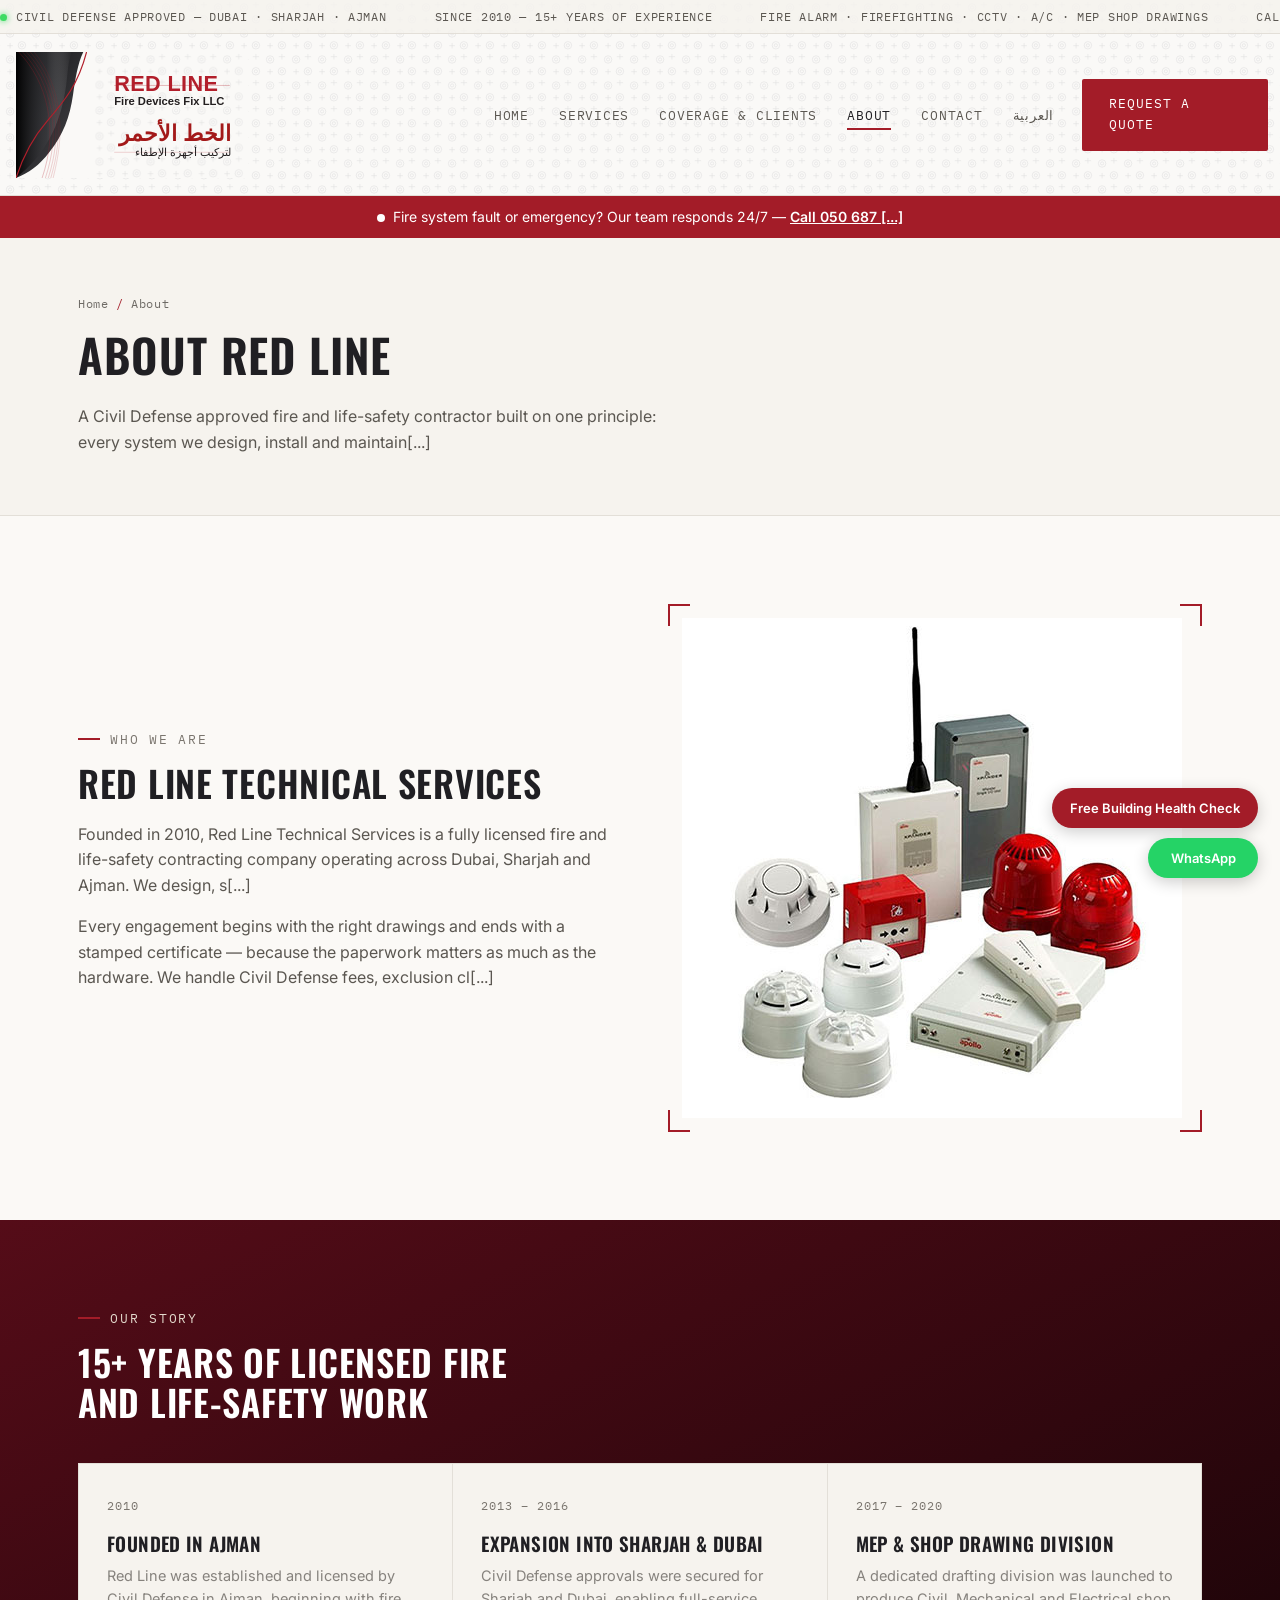
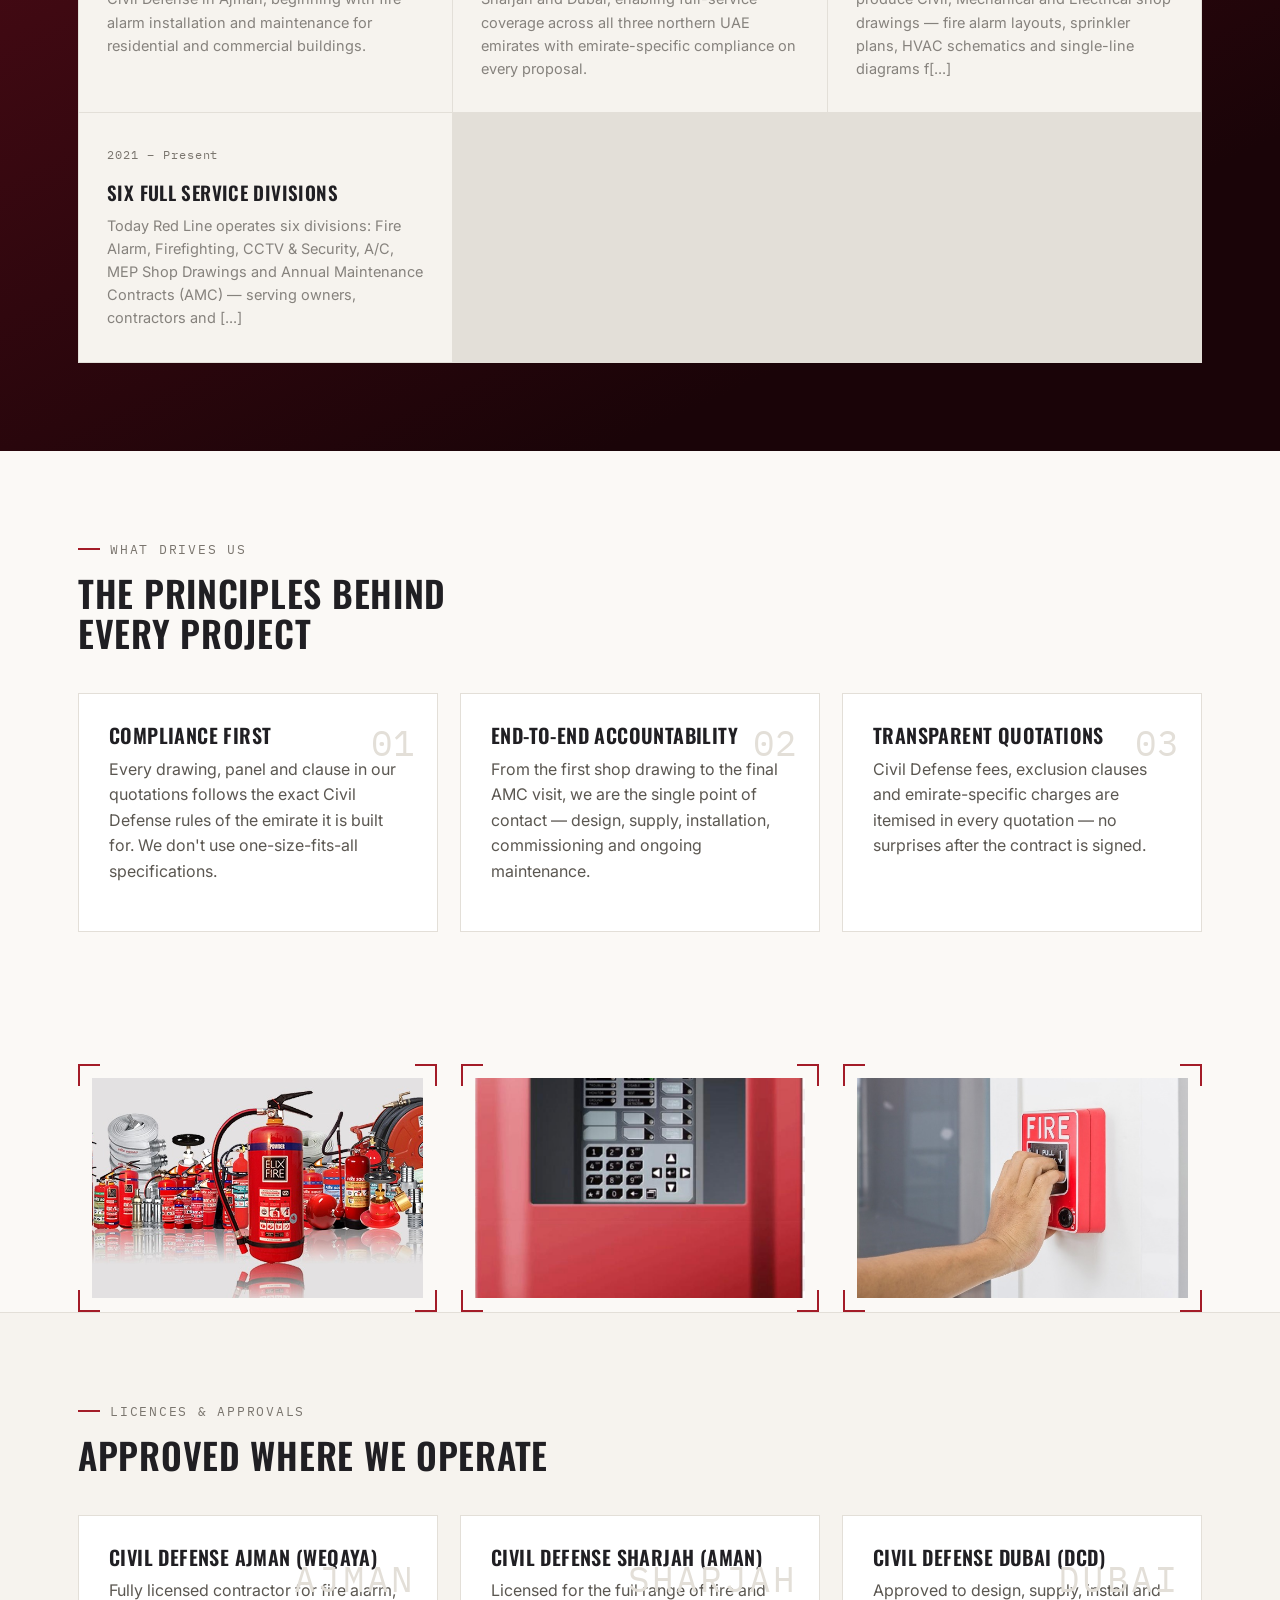
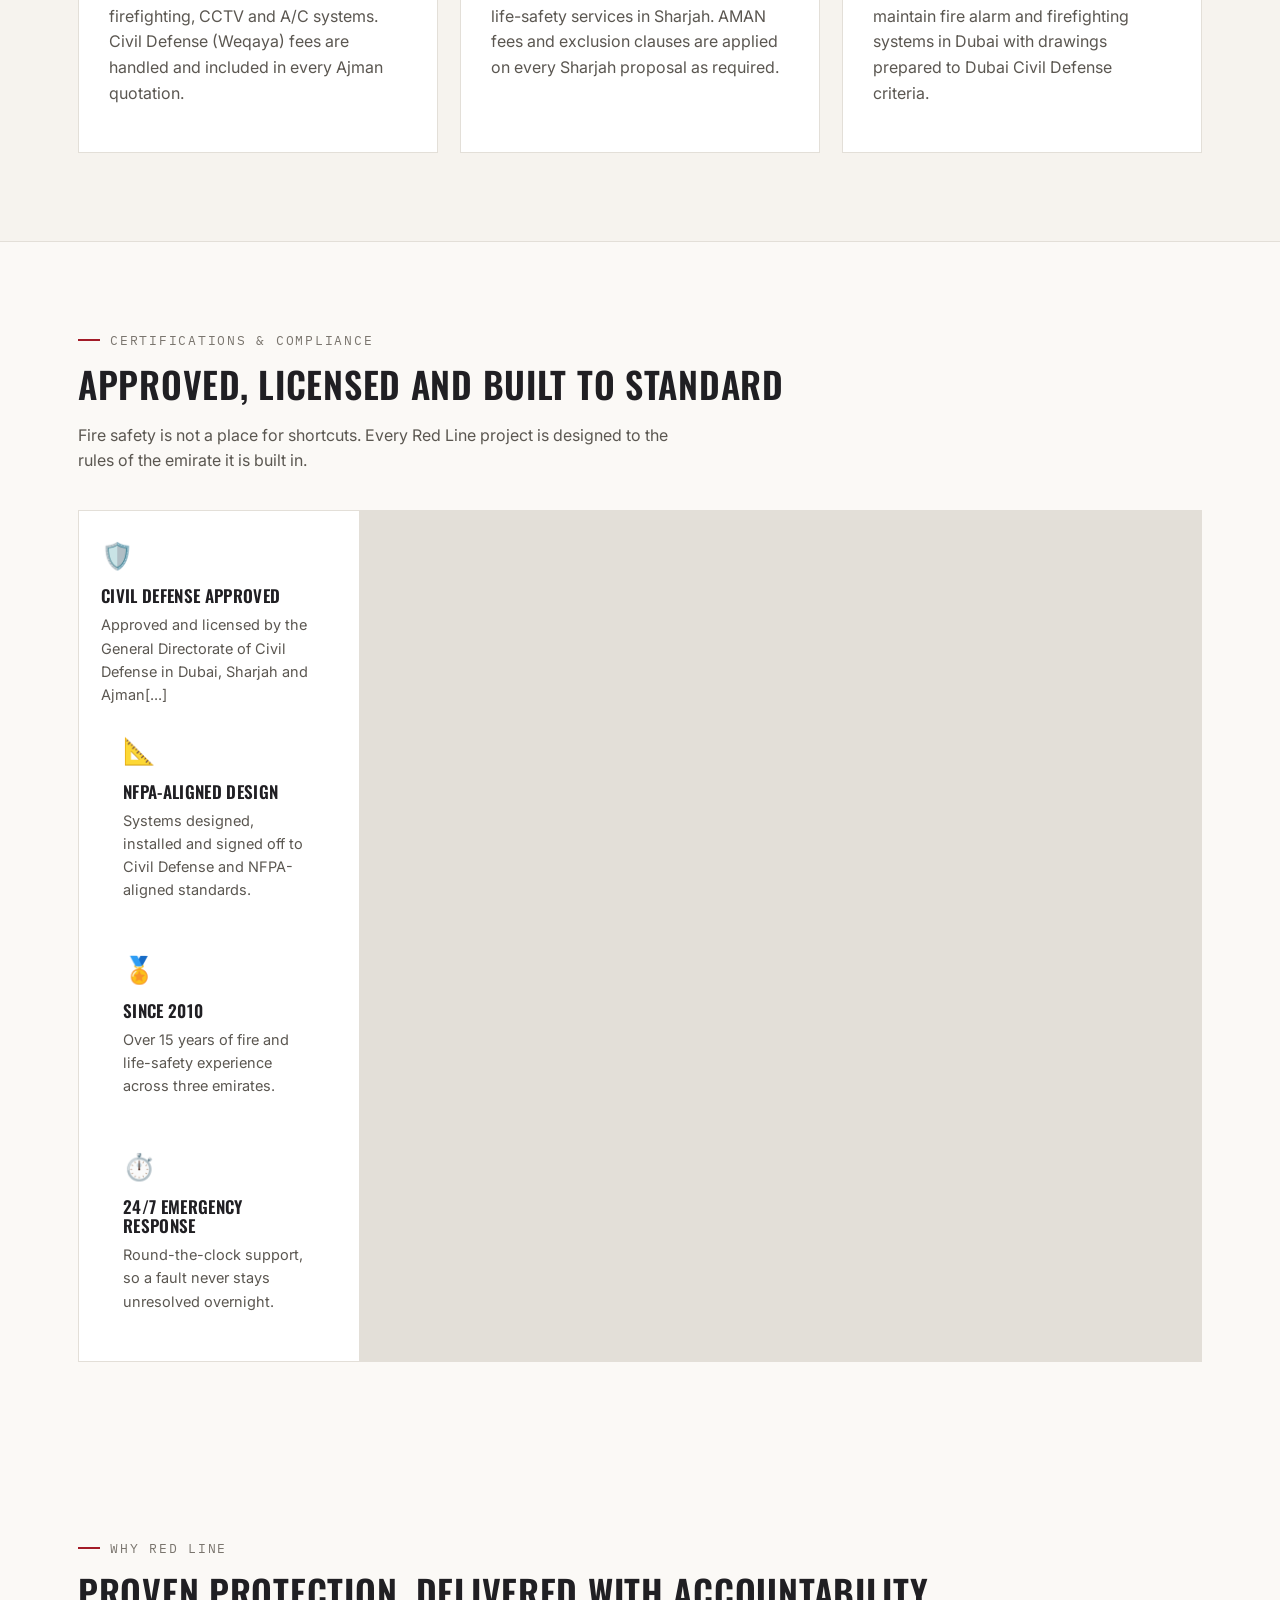
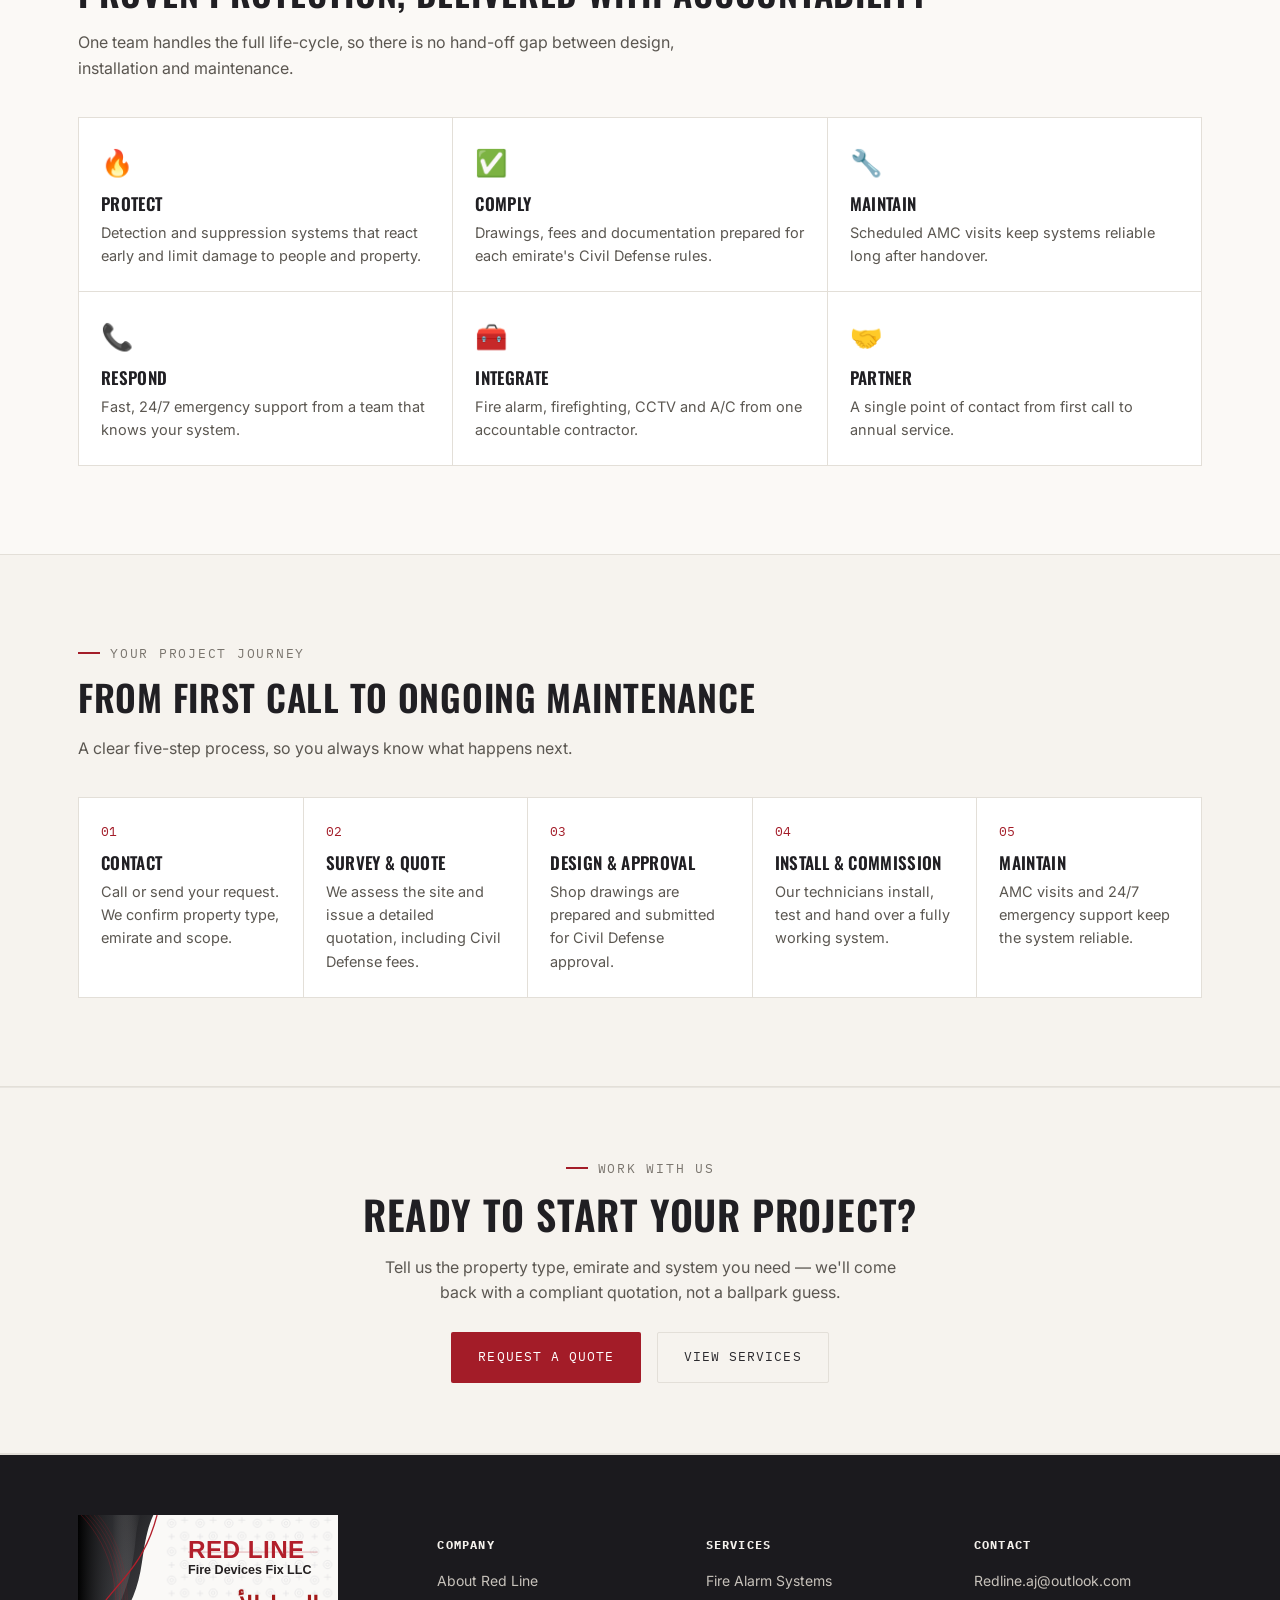
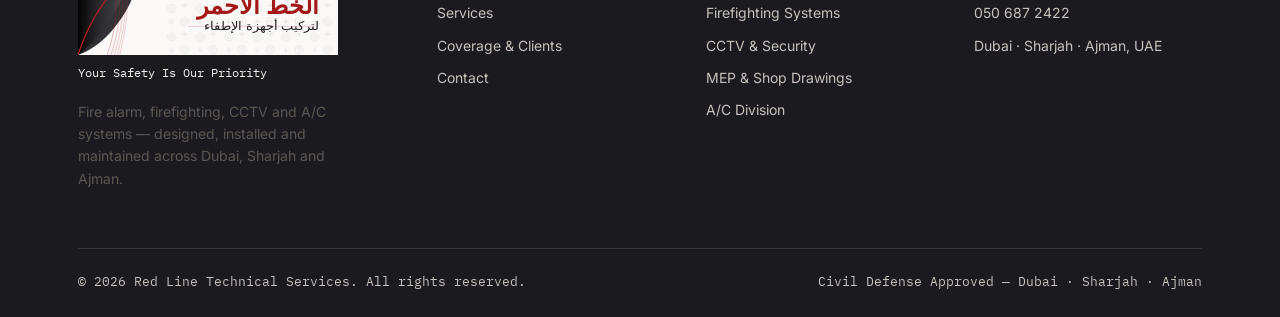
<file: about.html>
<!DOCTYPE html>
<html lang="en">
<head>
<meta charset="UTF-8">
<meta name="viewport" content="width=device-width, initial-scale=1.0">
<title>About Red Line — Fire Safety Installation &amp; Maintenance Contractor UAE</title>
<meta name="description" content="Meet Red Line Technical Services, the Civil Defense approved installation and maintenance contractor serving Dubai, Sharjah and Ajman since 2010, with 15+ years of experience.">
<meta name="keywords" content="fire alarm systems supplier UAE, fire safety contractor Dubai Sharjah Ajman, Civil Defense approved fire protection, CCTV surveillance installation UAE, emergency res[...]
<link rel="alternate" hreflang="ar" href="about-ar.html">
<link rel="icon" type="image/png" href="assets/img/flame.png">
<link rel="preconnect" href="https://fonts.googleapis.com">
<link href="https://fonts.googleapis.com/css2?family=Oswald:wght@500;600;700&family=Inter:wght@400;500;600&family=IBM+Plex+Mono:wght@400;500&display=swap" rel="stylesheet">
<link rel="stylesheet" href="assets/css/style.css">
</head>
<body>

<header class="site-header">
  <div class="status-bar">
    <div class="status-inner">
      <span><span class="dot"></span>CIVIL DEFENSE APPROVED — DUBAI · SHARJAH · AJMAN</span>
      <span>SINCE 2010 — 15+ YEARS OF EXPERIENCE</span>
      <span>FIRE ALARM · FIREFIGHTING · CCTV · A/C · MEP SHOP DRAWINGS</span>
      <span>CALL 050 687 2422 FOR EMERGENCY SERVICE</span>
      <span><span class="dot"></span>CIVIL DEFENSE APPROVED — DUBAI · SHARJAH · AJMAN</span>
      <span>SINCE 2010 — 15+ YEARS OF EXPERIENCE</span>
      <span>FIRE ALARM · FIREFIGHTING · CCTV · A/C · MEP SHOP DRAWINGS</span>
      <span>CALL 050 687 2422 FOR EMERGENCY SERVICE</span>
    </div>
  </div>
  <div class="nav-row">
    <a href="index.html" class="brand" aria-label="Red Line Fire Devices Fix LLC">
      <img src="assets/img/brand-theme.svg" alt="Red Line Fire Devices Fix LLC logo">
    </a>
    <div class="nav-inner">
      <nav class="main-nav">
        <ul>
          <li><a href="index.html">Home</a></li>
          <li><a href="services.html">Services</a></li>
          <li><a href="projects.html">Coverage &amp; Clients</a></li>
          <li><a href="about.html" class="active">About</a></li>
          <li><a href="contact.html">Contact</a></li>
          <li class="lang-switch"><a href="about-ar.html" lang="ar" hreflang="ar">العربية</a></li>
        </ul>
      </nav>
      <div class="nav-cta">
        <a href="contact.html" class="btn btn-primary">Request a Quote</a>
      </div>
    </div>
    <button class="nav-toggle" aria-label="Menu"><span></span><span></span><span></span></button>
  </div>
</header>

<div class="emergency-bar" role="region" aria-label="Emergency contact"><span class="pulse"></span>Fire system fault or emergency? Our team responds 24/7 — <a href="tel:0506872422">Call 050 687 [...]</a></div>

<div class="page-head">
  <div class="container">
    <div class="crumb">Home <span>/</span> About</div>
    <h1>About Red Line</h1>
    <p style="max-width:60ch;font-size:16px;">A Civil Defense approved fire and life-safety contractor built on one principle: every system we design, install and maintain[...]
  </div>
</div>

<!-- WHO WE ARE -->
<section class="section">
  <div class="container">
    <div style="display:grid;grid-template-columns:1fr 1fr;gap:56px;align-items:center;">
      <div data-reveal>
        <div class="eyebrow">Who We Are</div>
        <h2 style="font-size:clamp(26px,3.2vw,36px);">Red Line Technical Services</h2>
        <p>Founded in 2010, Red Line Technical Services is a fully licensed fire and life-safety contracting company operating across Dubai, Sharjah and Ajman. We design, s[...]
        <p>Every engagement begins with the right drawings and ends with a stamped certificate — because the paperwork matters as much as the hardware. We handle Civil Defense fees, exclusion cl[...]
      </div>
      <div class="blueprint" data-reveal>
        <span class="bp-tr"></span><span class="bp-bl"></span>
        <img src="assets/img/alarm-devices.jpg" alt="Fire alarm control panel and alarm devices">
      </div>
    </div>
  </div>
</section>

<!-- MILESTONES -->
<section class="section section-maroon">
  <div class="container">
    <div class="eyebrow" style="color:var(--silver-on-dark);">Our Story</div>
    <h2 style="color:#fff;font-size:clamp(26px,3.2vw,36px);max-width:22ch;">15+ years of licensed fire and life-safety work</h2>
    <div class="zone-grid" style="margin-top:40px;">
      <div class="zone-card" data-reveal>
        <span class="zone-id">2010</span>
        <h3>Founded in Ajman</h3>
        <p>Red Line was established and licensed by Civil Defense in Ajman, beginning with fire alarm installation and maintenance for residential and commercial buildings.</p>
      </div>
      <div class="zone-card" data-reveal>
        <span class="zone-id">2013 – 2016</span>
        <h3>Expansion into Sharjah &amp; Dubai</h3>
        <p>Civil Defense approvals were secured for Sharjah and Dubai, enabling full-service coverage across all three northern UAE emirates with emirate-specific compliance on every proposal.</p>
      </div>
      <div class="zone-card" data-reveal>
        <span class="zone-id">2017 – 2020</span>
        <h3>MEP &amp; Shop Drawing Division</h3>
        <p>A dedicated drafting division was launched to produce Civil, Mechanical and Electrical shop drawings — fire alarm layouts, sprinkler plans, HVAC schematics and single-line diagrams f[...]
      </div>
      <div class="zone-card" data-reveal>
        <span class="zone-id">2021 – Present</span>
        <h3>Six Full Service Divisions</h3>
        <p>Today Red Line operates six divisions: Fire Alarm, Firefighting, CCTV &amp; Security, A/C, MEP Shop Drawings and Annual Maintenance Contracts (AMC) — serving owners, contractors and [...]
      </div>
    </div>
  </div>
</section>

<!-- VALUES -->
<section class="section">
  <div class="container">
    <div class="eyebrow">What Drives Us</div>
    <h2 style="font-size:clamp(26px,3.2vw,36px);max-width:22ch;">The principles behind every project</h2>
    <div class="coverage-grid" style="margin-top:40px;">
      <div class="coverage-card" data-reveal>
        <span class="em-code">01</span>
        <h3>Compliance First</h3>
        <p>Every drawing, panel and clause in our quotations follows the exact Civil Defense rules of the emirate it is built for. We don't use one-size-fits-all specifications.</p>
      </div>
      <div class="coverage-card" data-reveal>
        <span class="em-code">02</span>
        <h3>End-to-End Accountability</h3>
        <p>From the first shop drawing to the final AMC visit, we are the single point of contact — design, supply, installation, commissioning and ongoing maintenance.</p>
      </div>
      <div class="coverage-card" data-reveal>
        <span class="em-code">03</span>
        <h3>Transparent Quotations</h3>
        <p>Civil Defense fees, exclusion clauses and emirate-specific charges are itemised in every quotation — no surprises after the contract is signed.</p>
      </div>
    </div>
  </div>
</section>

<!-- VISUAL STRIP -->
<section class="section section-tight" style="padding-top:0;padding-bottom:0;">
  <div class="container">
    <div class="vis-strip">
      <div class="blueprint" data-reveal>
        <span class="bp-tr"></span><span class="bp-bl"></span>
        <img src="assets/img/equipment-lineup.jpg" alt="Fire safety equipment lineup ready for installation">
      </div>
      <div class="blueprint" data-reveal>
        <span class="bp-tr"></span><span class="bp-bl"></span>
        <img src="assets/img/WhatsApp Image 2026-10-04 at 2.38.30 PM (5) - Copy.jpeg" alt="Manual call point fire alarm activation device">
      </div>
      <div class="blueprint" data-reveal>
        <span class="bp-tr"></span><span class="bp-bl"></span>
        <img src="assets/img/callpoint.jpg" alt="Manual call point installed on wall">
      </div>
    </div>
  </div>
</section>

<!-- CREDENTIALS -->
<section class="section section-dark">
  <div class="container">
    <div class="eyebrow" style="color:var(--silver);">Licences &amp; Approvals</div>
    <h2 style="font-size:clamp(26px,3.2vw,36px);">Approved where we operate</h2>
    <div class="coverage-grid" style="margin-top:40px;">
      <div class="coverage-card" data-reveal>
        <span class="em-code badge-ok" style="display:inline-block;margin-bottom:12px;">Ajman</span>
        <h3>Civil Defense Ajman (Weqaya)</h3>
        <p>Fully licensed contractor for fire alarm, firefighting, CCTV and A/C systems. Civil Defense (Weqaya) fees are handled and included in every Ajman quotation.</p>
      </div>
      <div class="coverage-card" data-reveal>
        <span class="em-code badge-ok" style="display:inline-block;margin-bottom:12px;">Sharjah</span>
        <h3>Civil Defense Sharjah (AMAN)</h3>
        <p>Licensed for the full range of fire and life-safety services in Sharjah. AMAN fees and exclusion clauses are applied on every Sharjah proposal as required.</p>
      </div>
      <div class="coverage-card" data-reveal>
        <span class="em-code badge-ok" style="display:inline-block;margin-bottom:12px;">Dubai</span>
        <h3>Civil Defense Dubai (DCD)</h3>
        <p>Approved to design, supply, install and maintain fire alarm and firefighting systems in Dubai with drawings prepared to Dubai Civil Defense criteria.</p>
      </div>
    </div>
  </div>
</section>

<!-- CTA -->
<section class="section">
  <div class="container">
    <div class="eyebrow">Certifications &amp; Compliance</div>
    <h2 style="font-size:clamp(26px,3.2vw,36px);">Approved, licensed and built to standard</h2>
    <p style="max-width:62ch;font-size:16px;">Fire safety is not a place for shortcuts. Every Red Line project is designed to the rules of the emirate it is built in.</p>
    <div class="trust-grid">
<div class="trust-item" data-reveal><span class="ico">🛡️</span><h3>Civil Defense Approved</h3><p>Approved and licensed by the General Directorate of Civil Defense in Dubai, Sharjah and Ajman[...]
<div class="trust-item" data-reveal><span class="ico">📐</span><h3>NFPA-Aligned Design</h3><p>Systems designed, installed and signed off to Civil Defense and NFPA-aligned standards.</p></div>
<div class="trust-item" data-reveal><span class="ico">🏅</span><h3>Since 2010</h3><p>Over 15 years of fire and life-safety experience across three emirates.</p></div>
<div class="trust-item" data-reveal><span class="ico">⏱️</span><h3>24/7 Emergency Response</h3><p>Round-the-clock support, so a fault never stays unresolved overnight.</p></div>
    </div>
  </div>
</section>

<section class="section">
  <div class="container">
    <div class="eyebrow">Why Red Line</div>
    <h2 style="font-size:clamp(26px,3.2vw,36px);">Proven protection, delivered with accountability</h2>
    <p style="max-width:62ch;font-size:16px;">One team handles the full life-cycle, so there is no hand-off gap between design, installation and maintenance.</p>
    <div class="info-grid">
<div class="info-item" data-reveal><span class="ico">🔥</span><h3>Protect</h3><p>Detection and suppression systems that react early and limit damage to people and property.</p></div>
<div class="info-item" data-reveal><span class="ico">✅</span><h3>Comply</h3><p>Drawings, fees and documentation prepared for each emirate's Civil Defense rules.</p></div>
<div class="info-item" data-reveal><span class="ico">🔧</span><h3>Maintain</h3><p>Scheduled AMC visits keep systems reliable long after handover.</p></div>
<div class="info-item" data-reveal><span class="ico">📞</span><h3>Respond</h3><p>Fast, 24/7 emergency support from a team that knows your system.</p></div>
<div class="info-item" data-reveal><span class="ico">🧰</span><h3>Integrate</h3><p>Fire alarm, firefighting, CCTV and A/C from one accountable contractor.</p></div>
<div class="info-item" data-reveal><span class="ico">🤝</span><h3>Partner</h3><p>A single point of contact from first call to annual service.</p></div>
    </div>
  </div>
</section>

<section class="section section-dark">
  <div class="container">
    <div class="eyebrow">Your Project Journey</div>
    <h2 style="font-size:clamp(26px,3.2vw,36px);">From first call to ongoing maintenance</h2>
    <p style="max-width:62ch;font-size:16px;">A clear five-step process, so you always know what happens next.</p>
    <div class="steps-grid">
<div class="step-item" data-reveal><span class="step-num">01</span><h3>Contact</h3><p>Call or send your request. We confirm property type, emirate and scope.</p></div>
<div class="step-item" data-reveal><span class="step-num">02</span><h3>Survey &amp; Quote</h3><p>We assess the site and issue a detailed quotation, including Civil Defense fees.</p></div>
<div class="step-item" data-reveal><span class="step-num">03</span><h3>Design &amp; Approval</h3><p>Shop drawings are prepared and submitted for Civil Defense approval.</p></div>
<div class="step-item" data-reveal><span class="step-num">04</span><h3>Install &amp; Commission</h3><p>Our technicians install, test and hand over a fully working system.</p></div>
<div class="step-item" data-reveal><span class="step-num">05</span><h3>Maintain</h3><p>AMC visits and 24/7 emergency support keep the system reliable.</p></div>
    </div>
  </div>
</section>

<section class="cta-band section-dark" style="border-top:1px solid rgba(0,0,0,.06);">
  <div class="container">
    <div class="eyebrow" style="justify-content:center;">Work With Us</div>
    <h2>Ready to start your project?</h2>
    <p style="max-width:52ch;margin:0 auto;">Tell us the property type, emirate and system you need — we'll come back with a compliant quotation, not a ballpark guess.</p>
    <div class="btn-row">
      <a href="contact.html" class="btn btn-primary">Request a Quote</a>
      <a href="services.html" class="btn btn-ghost">View Services</a>
    </div>
  </div>
</section>

<footer class="site-footer">
  <div class="container">
    <div class="footer-grid">
      <div>
        <div class="footer-brand">
          <img src="assets/img/brand-theme.svg" alt="Red Line Fire Devices Fix LLC logo">
          <p class="footer-slogan">Your Safety Is Our Priority</p>
        </div>
        <p style="font-size:14px;max-width:32ch;">Fire alarm, firefighting, CCTV and A/C systems — designed, installed and maintained across Dubai, Sharjah and Ajman.</p>
      </div>
      <div>
        <h5>Company</h5>
        <ul>
          <li><a href="about.html">About Red Line</a></li>
          <li><a href="services.html">Services</a></li>
          <li><a href="projects.html">Coverage &amp; Clients</a></li>
          <li><a href="contact.html">Contact</a></li>
        </ul>
      </div>
      <div>
        <h5>Services</h5>
        <ul>
          <li><a href="services.html#fire-alarm">Fire Alarm Systems</a></li>
          <li><a href="services.html#firefighting">Firefighting Systems</a></li>
          <li><a href="services.html#cctv">CCTV &amp; Security</a></li>
          <li><a href="services.html#mep">MEP &amp; Shop Drawings</a></li>
          <li><a href="services.html#ac">A/C Division</a></li>
        </ul>
      </div>
      <div>
        <h5>Contact</h5>
        <ul>
          <li><a href="mailto:Redline.aj@outlook.com">Redline.aj@outlook.com</a></li>
          <li><a href="tel:0506872422">050 687 2422</a></li>
          <li>Dubai · Sharjah · Ajman, UAE</li>
        </ul>
      </div>
    </div>
    <div class="footer-bottom">
      <span>© 2026 Red Line Technical Services. All rights reserved.</span>
      <span>Civil Defense Approved — Dubai · Sharjah · Ajman</span>
    </div>
  </div>
</footer>

<script src="assets/js/main.js"></script>
</body>
</html>
</file>
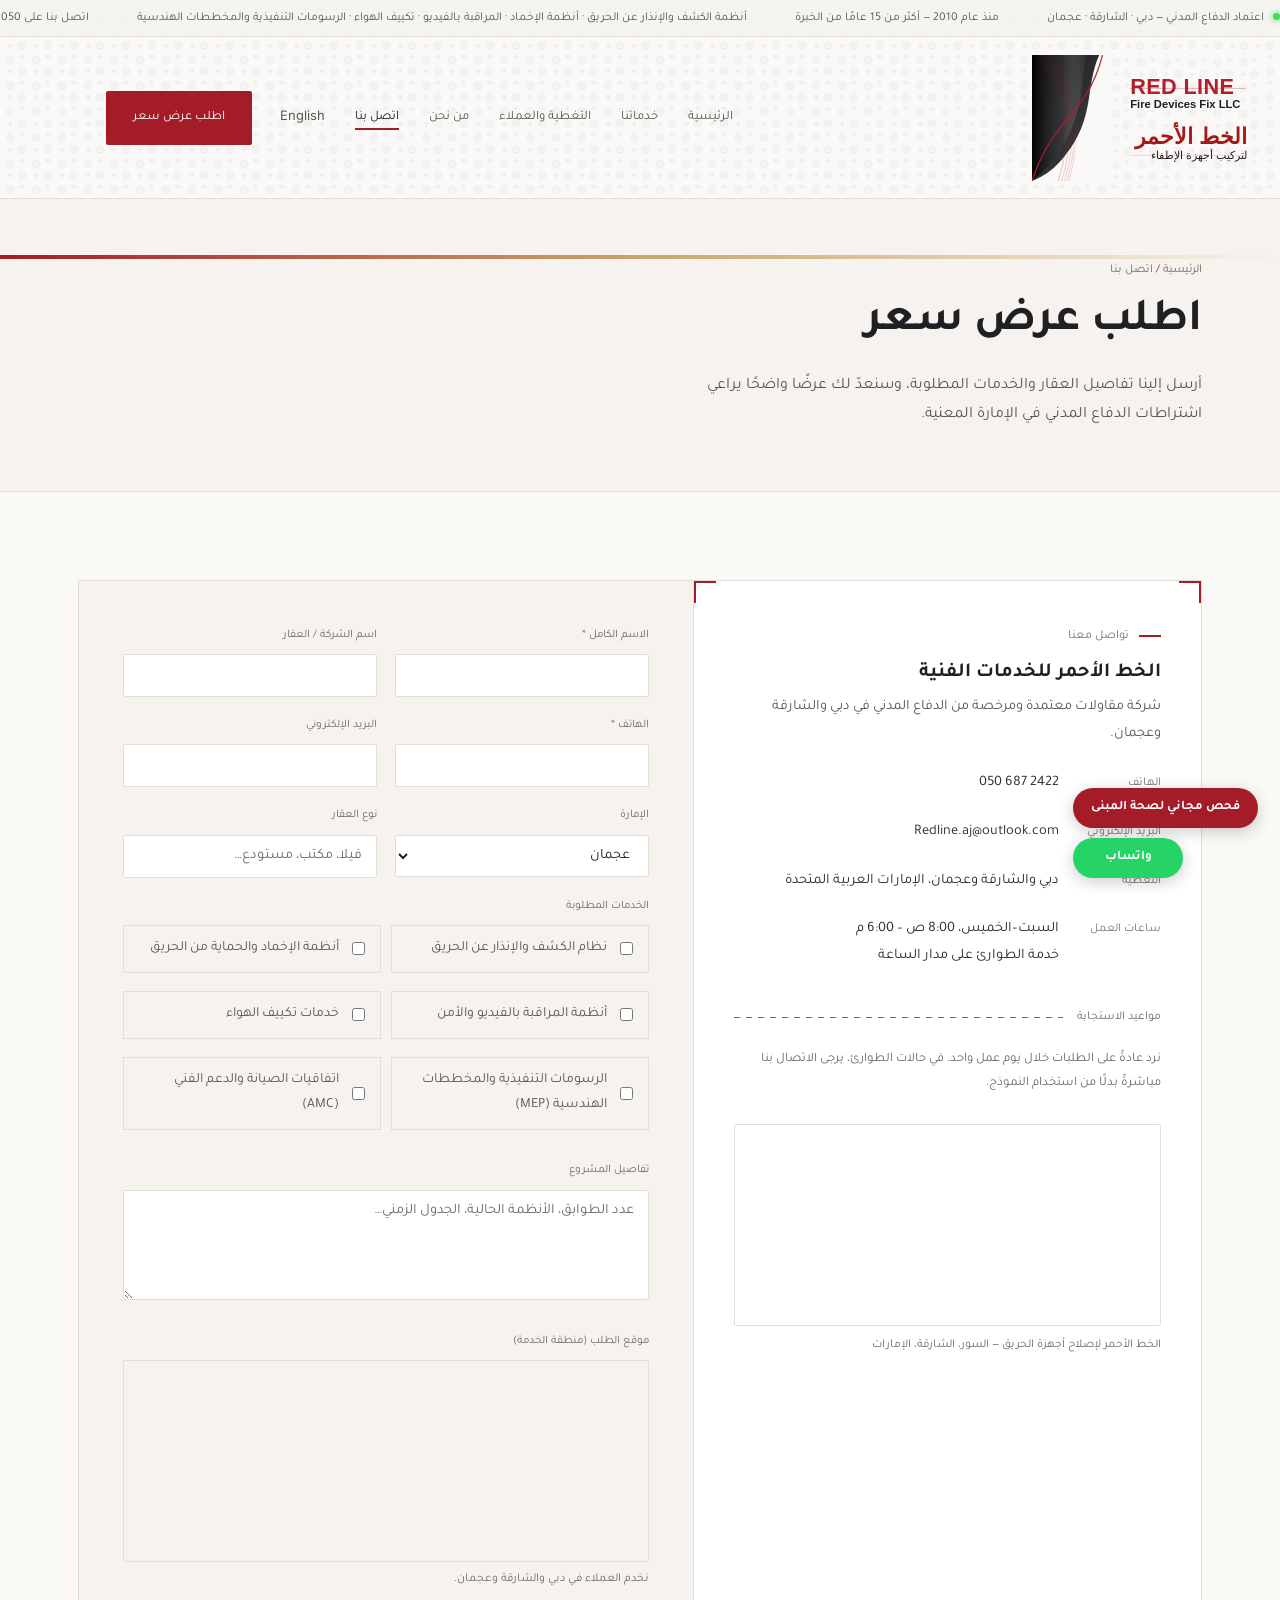
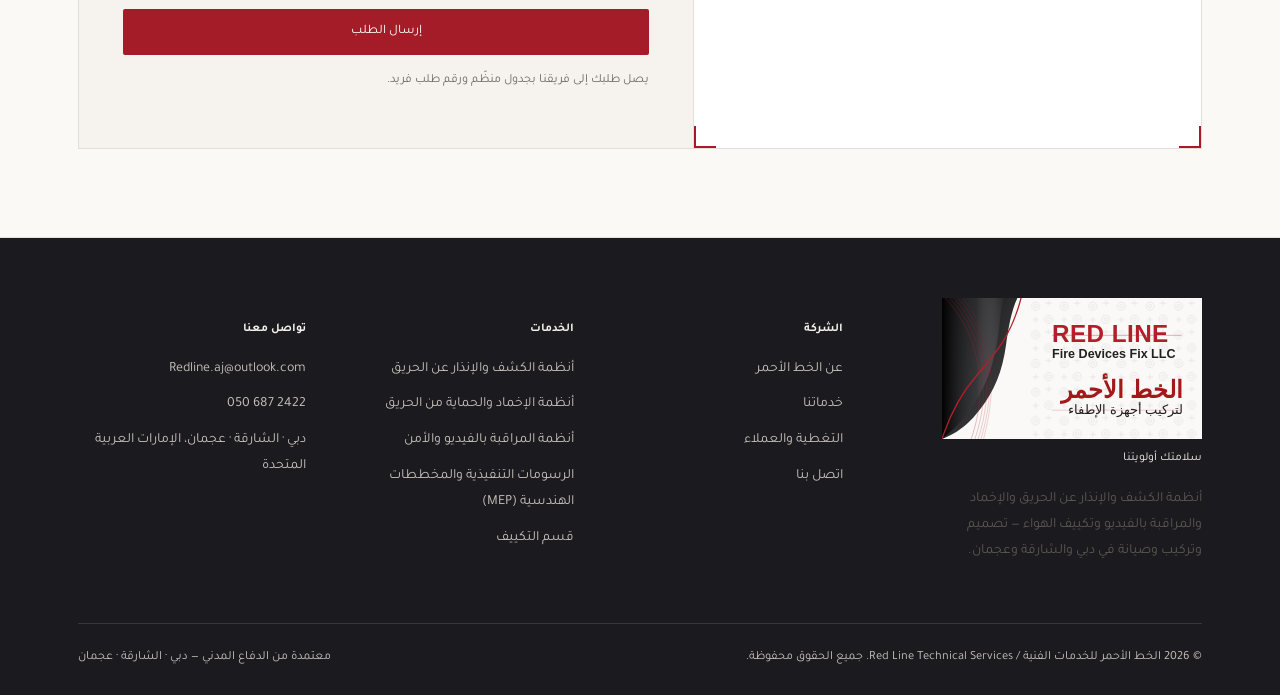
<file: contact-ar.html>
<!DOCTYPE html>
<html lang="ar" dir="rtl">
<head>
<meta charset="UTF-8">
<meta name="viewport" content="width=device-width, initial-scale=1.0">
<title>اتصل بالخط الأحمر | تركيب وصيانة أنظمة السلامة من الحريق</title>
<meta name="description" content="اطلب عرض سعر لتركيب وصيانة أنظمة إنذار الحريق والإطفاء والمراقبة بالفيديو والتكييف والرسومات الهندسية في دبي والشارقة وعجمان. اتصل على 050 687 2422.">
<link rel="alternate" hreflang="en" href="contact.html">
<link rel="icon" type="image/png" href="assets/img/flame.png">
<link rel="preconnect" href="https://fonts.googleapis.com">
<link href="https://fonts.googleapis.com/css2?family=Oswald:wght@500;600;700&family=Inter:wght@400;500;600&family=Tajawal:wght@400;500;700&display=swap" rel="stylesheet">
<link rel="stylesheet" href="assets/css/style.css">
<link rel="stylesheet" href="assets/css/rtl.css">
</head>
<body>

<header class="site-header">
  <div class="status-bar">
    <div class="status-inner">
      <span><span class="dot"></span>اعتماد الدفاع المدني — دبي · الشارقة · عجمان</span>
      <span>منذ عام 2010 — أكثر من 15 عامًا من الخبرة</span>
      <span>أنظمة الكشف والإنذار عن الحريق · أنظمة الإخماد · المراقبة بالفيديو · تكييف الهواء · الرسومات التنفيذية والمخططات الهندسية</span>
      <span>اتصل بنا على 050 687 2422 لخدمات الطوارئ</span>
      <span><span class="dot"></span>اعتماد الدفاع المدني — دبي · الشارقة · عجمان</span>
      <span>منذ عام 2010 — أكثر من 15 عامًا من الخبرة</span>
      <span>أنظمة الكشف والإنذار عن الحريق · أنظمة الإخماد · المراقبة بالفيديو · تكييف الهواء · الرسومات التنفيذية والمخططات الهندسية</span>
      <span>اتصل بنا على 050 687 2422 لخدمات الطوارئ</span>
    </div>
  </div>
  <div class="nav-row">
    <a href="index-ar.html" class="brand" aria-label="الخط الأحمر لإصلاح أجهزة الحريق ذ.م.م">
      <img src="assets/img/brand-theme.svg" alt="شعار الخط الأحمر لإصلاح أجهزة الحريق ذ.م.م">
    </a>
    <div class="nav-inner">
      <nav class="main-nav">
        <ul>
          <li><a href="index-ar.html">الرئيسية</a></li>
          <li><a href="services-ar.html">خدماتنا</a></li>
          <li><a href="projects-ar.html">التغطية والعملاء</a></li>
          <li><a href="about-ar.html">من نحن</a></li>
          <li><a href="contact-ar.html" class="active">اتصل بنا</a></li>
          <li class="lang-switch"><a href="contact.html" lang="en" hreflang="en">English</a></li>
        </ul>
      </nav>
      <div class="nav-cta">
        <a href="contact-ar.html" class="btn btn-primary">اطلب عرض سعر</a>
      </div>
    </div>
    <button class="nav-toggle" aria-label="القائمة"><span></span><span></span><span></span></button>
  </div>
</header>

<div class="page-head">
  <div class="frame-accent-top"></div>
  <div class="container">
    <div class="crumb">الرئيسية <span>/</span> اتصل بنا</div>
    <h1>اطلب عرض سعر</h1>
    <p style="max-width:60ch;font-size:16px;">أرسل إلينا تفاصيل العقار والخدمات المطلوبة، وسنعدّ لك عرضًا واضحًا يراعي اشتراطات الدفاع المدني في الإمارة المعنية.</p>
  </div>
</div>

<section class="section">
  <div class="container">
    <div class="quote-wrap" data-reveal>
      <div class="quote-info blueprint">
        <span class="bp-tr"></span><span class="bp-bl"></span>
        <div class="eyebrow" style="color:var(--silver);">تواصل معنا</div>
        <h3>الخط الأحمر للخدمات الفنية</h3>
        <p>شركة مقاولات معتمدة ومرخصة من الدفاع المدني في دبي والشارقة وعجمان.</p>

        <div class="info-line">
          <span class="k">الهاتف</span>
          <span><a href="tel:0506872422">050 687 2422</a></span>
        </div>
        <div class="info-line">
          <span class="k">البريد الإلكتروني</span>
          <span><a href="mailto:Redline.aj@outlook.com">Redline.aj@outlook.com</a></span>
        </div>
        <div class="info-line">
          <span class="k">التغطية</span>
          <span>دبي والشارقة وعجمان، الإمارات العربية المتحدة</span>
        </div>
        <div class="info-line">
          <span class="k">ساعات العمل</span>
          <span>السبت–الخميس، 8:00 ص – 6:00 م<br>خدمة الطوارئ على مدار الساعة</span>
        </div>

        <div class="loop-divider" style="margin:36px 0 20px;"><span>مواعيد الاستجابة</span><div class="ln" style="background:repeating-linear-gradient(90deg,var(--grey) 0 6px, transparent 6px 12px);"></div></div>
        <p style="font-size:13px;color:var(--grey);">نرد عادةً على الطلبات خلال يوم عمل واحد. في حالات الطوارئ، يرجى الاتصال بنا مباشرةً بدلًا من استخدام النموذج.</p>

        <div class="map-embed" style="margin-top:28px;">
          <iframe
            src="https://www.google.com/maps?q=25.350524,55.387622&amp;z=17&amp;output=embed"
            height="200"
            allowfullscreen=""
            loading="lazy"
            referrerpolicy="no-referrer-when-downgrade"
            title="الخط الأحمر لإصلاح أجهزة الحريق — السور، الشارقة، الإمارات">
          </iframe>
        </div>
        <p style="font-size:12px;color:var(--grey);margin-top:8px;">الخط الأحمر لإصلاح أجهزة الحريق — السور، الشارقة، الإمارات</p>
      </div>

      <form class="quote-form" id="quoteForm" data-success-message="شكرًا لك! تم إرسال طلب عرض السعر إلى فريقنا. رقم المرجع:">
        <div class="form-row">
          <div class="field">
            <label for="name">الاسم الكامل *</label>
            <input type="text" id="name" name="name" required>
          </div>
          <div class="field">
            <label for="company">اسم الشركة / العقار</label>
            <input type="text" id="company" name="company">
          </div>
        </div>
        <div class="form-row">
          <div class="field">
            <label for="phone">الهاتف *</label>
            <input type="tel" id="phone" name="phone" required>
          </div>
          <div class="field">
            <label for="email">البريد الإلكتروني</label>
            <input type="email" id="email" name="email">
          </div>
        </div>
        <div class="form-row">
          <div class="field">
            <label for="emirate">الإمارة</label>
            <select id="emirate" name="emirate">
              <option value="Ajman">عجمان</option>
              <option value="Sharjah">الشارقة</option>
              <option value="Dubai">دبي</option>
              <option value="Other">أخرى</option>
            </select>
          </div>
          <div class="field">
            <label for="property">نوع العقار</label>
            <input type="text" id="property" name="property" placeholder="فيلا، مكتب، مستودع…">
          </div>
        </div>

        <div class="field">
          <label>الخدمات المطلوبة</label>
          <div class="checkbox-grid">
            <label><input type="checkbox" name="service" value="Fire Alarm System"> نظام الكشف والإنذار عن الحريق</label>
            <label><input type="checkbox" name="service" value="Firefighting System"> أنظمة الإخماد والحماية من الحريق</label>
            <label><input type="checkbox" name="service" value="CCTV"> أنظمة المراقبة بالفيديو والأمن</label>
            <label><input type="checkbox" name="service" value="A/C Services"> خدمات تكييف الهواء</label>
            <label><input type="checkbox" name="service" value="MEP Shop Drawings"> الرسومات التنفيذية والمخططات الهندسية (MEP)</label>
            <label><input type="checkbox" name="service" value="AMC / Maintenance"> اتفاقيات الصيانة والدعم الفني (AMC)</label>
          </div>
        </div>

        <div class="field">
          <label for="message">تفاصيل المشروع</label>
          <textarea id="message" name="message" placeholder="عدد الطوابق، الأنظمة الحالية، الجدول الزمني…"></textarea>
        </div>

        <div class="field">
          <p style="font-family:var(--mono);font-size:11.5px;letter-spacing:.06em;text-transform:uppercase;color:var(--grey);margin-bottom:8px;">موقع الطلب (منطقة الخدمة)</p>
          <div class="map-embed" style="border:1px solid var(--line);margin-top:0;">
            <iframe
              src="https://www.google.com/maps?q=Sharjah%20-%20Ajman%20-%20United%20Arab%20Emirates&amp;output=embed"
              width="100%"
              height="200"
              style="border:0;"
              allowfullscreen=""
              loading="lazy"
              referrerpolicy="no-referrer-when-downgrade"
              title="موقع الطلب (منطقة الخدمة) - الشارقة وعجمان">
            </iframe>
          </div>
          <p style="font-size:12px;color:var(--grey);margin-top:6px;">نخدم العملاء في دبي والشارقة وعجمان.</p>
        </div>

        <button type="submit" class="btn btn-primary btn-block">إرسال الطلب</button>
        <p id="formStatus"></p>
        <p class="form-note">يصل طلبك إلى فريقنا بجدول منظّم ورقم طلب فريد.</p>
      </form>
    </div>
  </div>
</section>

<iframe name="hiddenQuoteFrame" style="display:none;" aria-hidden="true"></iframe>

<footer class="site-footer">
  <div class="container">
    <div class="footer-grid">
      <div>
        <div class="footer-brand">
          <img src="assets/img/brand-theme.svg" alt="شعار الخط الأحمر لإصلاح أجهزة الحريق ذ.م.م">
          <p class="footer-slogan">سلامتك أولويتنا</p>
        </div>
        <p style="font-size:14px;max-width:32ch;">أنظمة الكشف والإنذار عن الحريق والإخماد والمراقبة بالفيديو وتكييف الهواء — تصميم وتركيب وصيانة في دبي والشارقة وعجمان.</p>
      </div>
      <div>
        <h5>الشركة</h5>
        <ul>
          <li><a href="about-ar.html">عن الخط الأحمر</a></li>
          <li><a href="services-ar.html">خدماتنا</a></li>
          <li><a href="projects-ar.html">التغطية والعملاء</a></li>
          <li><a href="contact-ar.html">اتصل بنا</a></li>
        </ul>
      </div>
      <div>
        <h5>الخدمات</h5>
        <ul>
          <li><a href="services-ar.html#fire-alarm">أنظمة الكشف والإنذار عن الحريق</a></li>
          <li><a href="services-ar.html#firefighting">أنظمة الإخماد والحماية من الحريق</a></li>
          <li><a href="services-ar.html#cctv">أنظمة المراقبة بالفيديو والأمن</a></li>
          <li><a href="services-ar.html#mep">الرسومات التنفيذية والمخططات الهندسية (MEP)</a></li>
          <li><a href="services-ar.html#ac">قسم التكييف</a></li>
        </ul>
      </div>
      <div>
        <h5>تواصل معنا</h5>
        <ul>
          <li><a href="mailto:Redline.aj@outlook.com">Redline.aj@outlook.com</a></li>
          <li><a href="tel:0506872422">050 687 2422</a></li>
          <li>دبي · الشارقة · عجمان، الإمارات العربية المتحدة</li>
        </ul>
      </div>
    </div>
    <div class="footer-bottom">
      <span>© 2026 الخط الأحمر للخدمات الفنية / Red Line Technical Services. جميع الحقوق محفوظة.</span>
      <span>معتمدة من الدفاع المدني — دبي · الشارقة · عجمان</span>
    </div>
  </div>
</footer>

<script src="assets/js/main.js"></script>
</body>
</html>
</file>
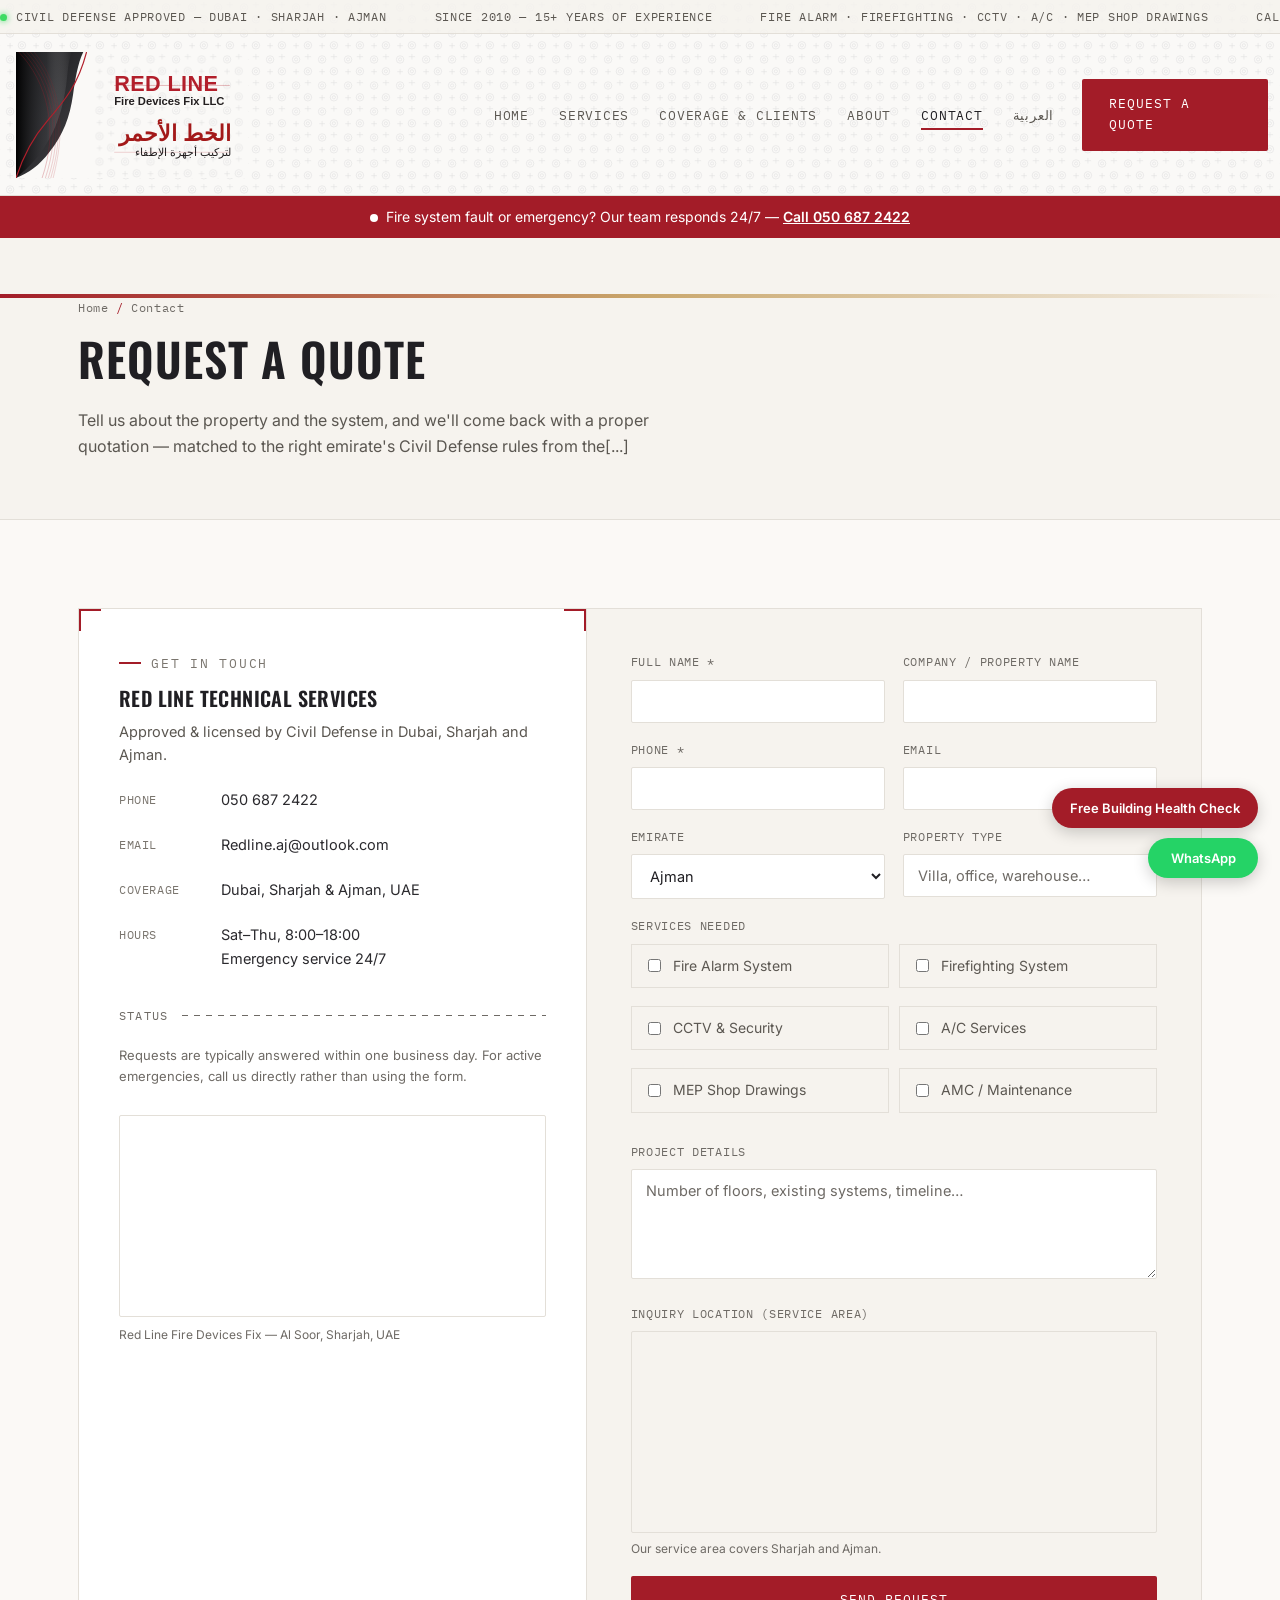
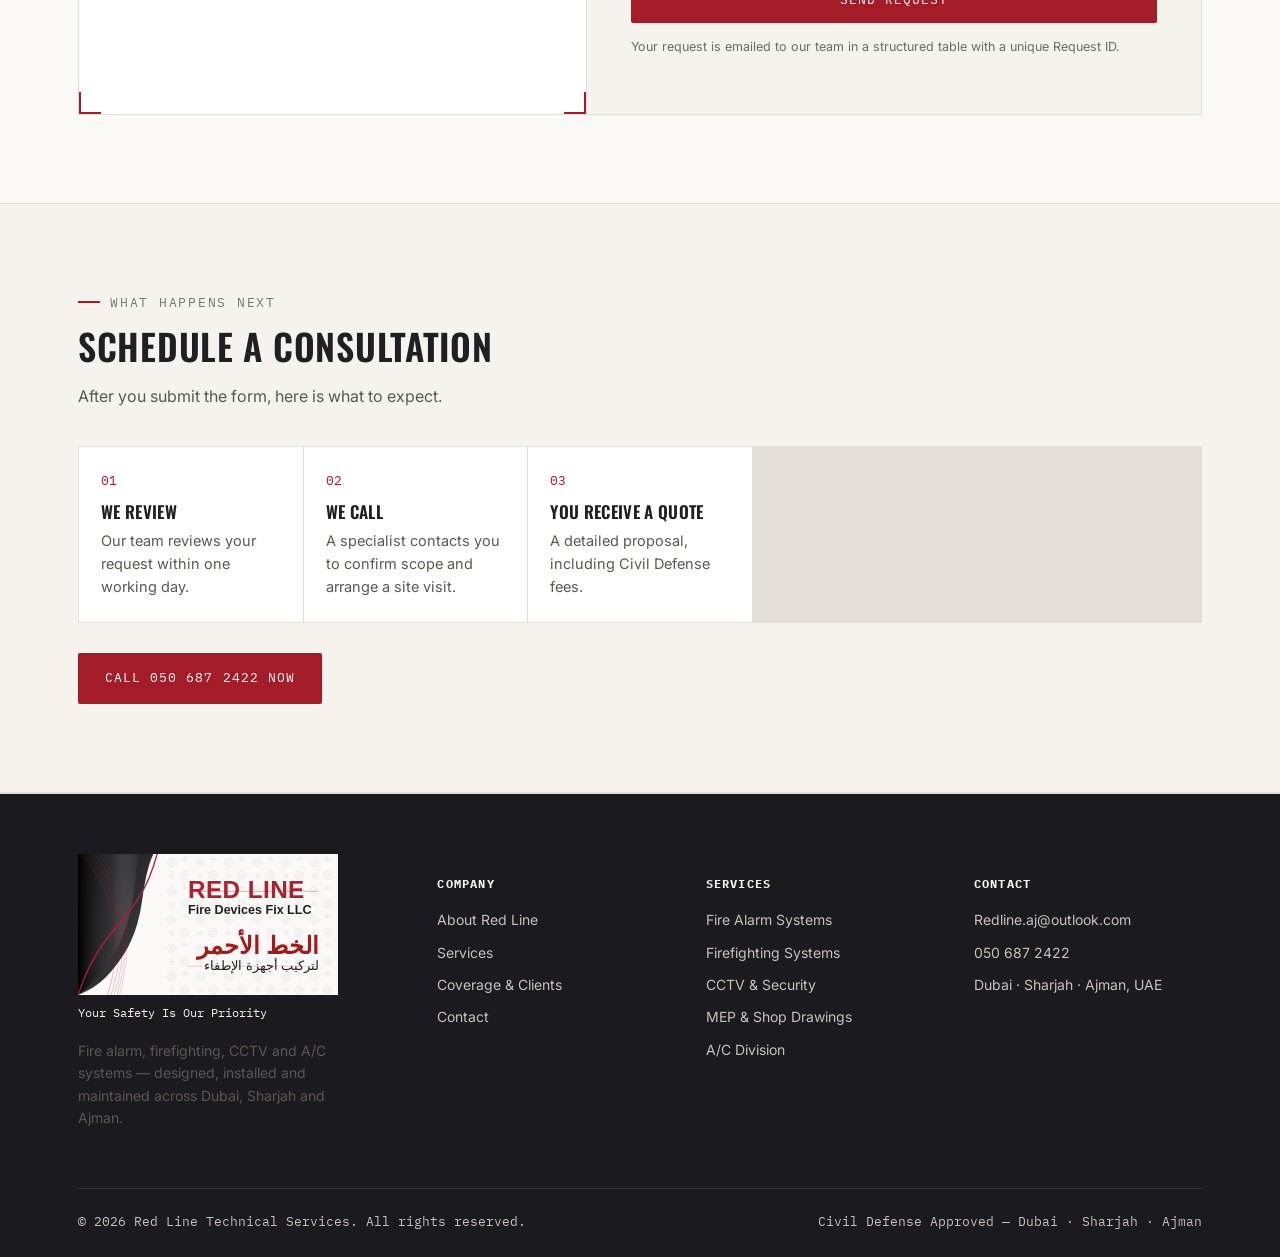
<file: contact.html>
<!DOCTYPE html>
<html lang="en">
<head>
<meta charset="UTF-8">
<meta name="viewport" content="width=device-width, initial-scale=1.0">
<title>Request Fire Safety Installation &amp; Maintenance | Red Line Technical Services UAE</title>
<meta name="description" content="Request an installation or maintenance quote for fire alarm, firefighting, CCTV, A/C or MEP services in Dubai, Sharjah and Ajman. 24/7 emergency line: 050 687 2422.">
<meta name="keywords" content="fire alarm systems supplier UAE, fire safety contractor Dubai Sharjah Ajman, Civil Defense approved fire protection, CCTV surveillance installation UAE, emergency res[...]
<link rel="alternate" hreflang="ar" href="contact-ar.html">
<link rel="icon" type="image/png" href="assets/img/flame.png">
<link rel="preconnect" href="https://fonts.googleapis.com">
<link href="https://fonts.googleapis.com/css2?family=Oswald:wght@500;600;700&family=Inter:wght@400;500;600&family=IBM+Plex+Mono:wght@400;500&display=swap" rel="stylesheet">
<link rel="stylesheet" href="assets/css/style.css">
</head>
<body>

<header class="site-header">
  <div class="status-bar">
    <div class="status-inner">
      <span><span class="dot"></span>CIVIL DEFENSE APPROVED — DUBAI · SHARJAH · AJMAN</span>
      <span>SINCE 2010 — 15+ YEARS OF EXPERIENCE</span>
      <span>FIRE ALARM · FIREFIGHTING · CCTV · A/C · MEP SHOP DRAWINGS</span>
      <span>CALL 050 687 2422 FOR EMERGENCY SERVICE</span>
      <span><span class="dot"></span>CIVIL DEFENSE APPROVED — DUBAI · SHARJAH · AJMAN</span>
      <span>SINCE 2010 — 15+ YEARS OF EXPERIENCE</span>
      <span>FIRE ALARM · FIREFIGHTING · CCTV · A/C · MEP SHOP DRAWINGS</span>
      <span>CALL 050 687 2422 FOR EMERGENCY SERVICE</span>
    </div>
  </div>
  <div class="nav-row">
    <a href="index.html" class="brand" aria-label="Red Line Fire Devices Fix LLC">
      <img src="assets/img/brand-theme.svg" alt="Red Line Fire Devices Fix LLC logo">
    </a>
    <div class="nav-inner">
      <nav class="main-nav">
        <ul>
          <li><a href="index.html">Home</a></li>
          <li><a href="services.html">Services</a></li>
          <li><a href="projects.html">Coverage &amp; Clients</a></li>
          <li><a href="about.html">About</a></li>
          <li><a href="contact.html" class="active">Contact</a></li>
          <li class="lang-switch"><a href="contact-ar.html" lang="ar" hreflang="ar">العربية</a></li>
        </ul>
      </nav>
      <div class="nav-cta">
        <a href="contact.html" class="btn btn-primary">Request a Quote</a>
      </div>
    </div>
    <button class="nav-toggle" aria-label="Menu"><span></span><span></span><span></span></button>
  </div>
</header>

<div class="emergency-bar" role="region" aria-label="Emergency contact"><span class="pulse"></span>Fire system fault or emergency? Our team responds 24/7 — <a href="tel:0506872422">Call 050 687 2422</a></div>

<div class="page-head">
  <div class="frame-accent-top"></div>
  <div class="container">
    <div class="crumb">Home <span>/</span> Contact</div>
    <h1>Request a Quote</h1>
    <p style="max-width:60ch;font-size:16px;">Tell us about the property and the system, and we'll come back with a proper quotation — matched to the right emirate's Civil Defense rules from the[...]
  </div>
</div>

<section class="section">
  <div class="container">
    <div class="quote-wrap" data-reveal>
      <div class="quote-info blueprint">
        <span class="bp-tr"></span><span class="bp-bl"></span>
        <div class="eyebrow" style="color:var(--silver);">Get In Touch</div>
        <h3>Red Line Technical Services</h3>
        <p>Approved &amp; licensed by Civil Defense in Dubai, Sharjah and Ajman.</p>

        <div class="info-line">
          <span class="k">Phone</span>
          <span><a href="tel:0506872422">050 687 2422</a></span>
        </div>
        <div class="info-line">
          <span class="k">Email</span>
          <span><a href="mailto:Redline.aj@outlook.com">Redline.aj@outlook.com</a></span>
        </div>
        <div class="info-line">
          <span class="k">Coverage</span>
          <span>Dubai, Sharjah &amp; Ajman, UAE</span>
        </div>
        <div class="info-line">
          <span class="k">Hours</span>
          <span>Sat–Thu, 8:00–18:00<br>Emergency service 24/7</span>
        </div>

        <div class="loop-divider" style="margin:36px 0 20px;"><span>Status</span><div class="ln" style="background:repeating-linear-gradient(90deg,var(--grey) 0 6px, transparent 6px 12px);"></div></div>
        <p style="font-size:13px;color:var(--grey);">Requests are typically answered within one business day. For active emergencies, call us directly rather than using the form.</p>

        <div class="map-embed" style="margin-top:28px;">
          <iframe
            src="https://www.google.com/maps?q=25.350524,55.387622&amp;z=17&amp;output=embed"
            height="200"
            allowfullscreen=""
            loading="lazy"
            referrerpolicy="no-referrer-when-downgrade"
            title="Red Line Fire Devices Fix — Al Soor, Sharjah, UAE">
          </iframe>
        </div>
        <p style="font-size:12px;color:var(--grey);margin-top:8px;">Red Line Fire Devices Fix — Al Soor, Sharjah, UAE</p>
      </div>

      <form class="quote-form" id="quoteForm" data-success-message="Thank you! Your quote request has been sent to our team. Reference:">
        <div class="form-row">
          <div class="field">
            <label for="name">Full Name *</label>
            <input type="text" id="name" name="name" required>
          </div>
          <div class="field">
            <label for="company">Company / Property Name</label>
            <input type="text" id="company" name="company">
          </div>
        </div>
        <div class="form-row">
          <div class="field">
            <label for="phone">Phone *</label>
            <input type="tel" id="phone" name="phone" required>
          </div>
          <div class="field">
            <label for="email">Email</label>
            <input type="email" id="email" name="email">
          </div>
        </div>
        <div class="form-row">
          <div class="field">
            <label for="emirate">Emirate</label>
            <select id="emirate" name="emirate">
              <option value="Ajman">Ajman</option>
              <option value="Sharjah">Sharjah</option>
              <option value="Dubai">Dubai</option>
              <option value="Other">Other</option>
            </select>
          </div>
          <div class="field">
            <label for="property">Property Type</label>
            <input type="text" id="property" name="property" placeholder="Villa, office, warehouse…">
          </div>
        </div>

        <div class="field">
          <label>Services Needed</label>
          <div class="checkbox-grid">
            <label><input type="checkbox" name="service" value="Fire Alarm System"> Fire Alarm System</label>
            <label><input type="checkbox" name="service" value="Firefighting System"> Firefighting System</label>
            <label><input type="checkbox" name="service" value="CCTV"> CCTV &amp; Security</label>
            <label><input type="checkbox" name="service" value="A/C Services"> A/C Services</label>
            <label><input type="checkbox" name="service" value="MEP Shop Drawings"> MEP Shop Drawings</label>
            <label><input type="checkbox" name="service" value="AMC / Maintenance"> AMC / Maintenance</label>
          </div>
        </div>

        <div class="field">
          <label for="message">Project Details</label>
          <textarea id="message" name="message" placeholder="Number of floors, existing systems, timeline…"></textarea>
        </div>

        <!-- Inquiry location map embed -->
        <div class="field">
          <p style="font-family:var(--mono);font-size:11.5px;letter-spacing:.06em;text-transform:uppercase;color:var(--grey);margin-bottom:8px;">Inquiry Location (Service Area)</p>
          <div class="map-embed" style="border:1px solid var(--line);margin-top:0;">
            <iframe
              src="https://www.google.com/maps?q=Sharjah%20-%20Ajman%20-%20United%20Arab%20Emirates&amp;output=embed"
              width="100%"
              height="200"
              style="border:0;"
              allowfullscreen=""
              loading="lazy"
              referrerpolicy="no-referrer-when-downgrade"
              title="Inquiry Location (Service Area) - Sharjah and Ajman">
            </iframe>
          </div>
          <p style="font-size:12px;color:var(--grey);margin-top:6px;">Our service area covers Sharjah and Ajman.</p>
        </div>

        <button type="submit" class="btn btn-primary btn-block">Send Request</button>
        <p id="formStatus"></p>
        <p class="form-note">Your request is emailed to our team in a structured table with a unique Request ID.</p>
      </form>
    </div>
  </div>
</section>

<iframe name="hiddenQuoteFrame" style="display:none;" aria-hidden="true"></iframe>

<section class="section section-dark">
  <div class="container">
    <div class="eyebrow">What Happens Next</div>
    <h2 style="font-size:clamp(26px,3.2vw,36px);">Schedule a consultation</h2>
    <p style="max-width:62ch;font-size:16px;">After you submit the form, here is what to expect.</p>
    <div class="steps-grid">
<div class="step-item" data-reveal><span class="step-num">01</span><h3>We Review</h3><p>Our team reviews your request within one working day.</p></div>
<div class="step-item" data-reveal><span class="step-num">02</span><h3>We Call</h3><p>A specialist contacts you to confirm scope and arrange a site visit.</p></div>
<div class="step-item" data-reveal><span class="step-num">03</span><h3>You Receive a Quote</h3><p>A detailed proposal, including Civil Defense fees.</p></div>
    </div>
    <div class="hero-actions"><a href="tel:0506872422" class="btn btn-primary">Call 050 687 2422 Now</a></div>
  </div>
</section>

<footer class="site-footer">
  <div class="container">
    <div class="footer-grid">
      <div>
        <div class="footer-brand">
          <img src="assets/img/brand-theme.svg" alt="Red Line Fire Devices Fix LLC logo">
          <p class="footer-slogan">Your Safety Is Our Priority</p>
        </div>
        <p style="font-size:14px;max-width:32ch;">Fire alarm, firefighting, CCTV and A/C systems — designed, installed and maintained across Dubai, Sharjah and Ajman.</p>
      </div>
      <div>
        <h5>Company</h5>
        <ul>
          <li><a href="about.html">About Red Line</a></li>
          <li><a href="services.html">Services</a></li>
          <li><a href="projects.html">Coverage &amp; Clients</a></li>
          <li><a href="contact.html">Contact</a></li>
        </ul>
      </div>
      <div>
        <h5>Services</h5>
        <ul>
          <li><a href="services.html#fire-alarm">Fire Alarm Systems</a></li>
          <li><a href="services.html#firefighting">Firefighting Systems</a></li>
          <li><a href="services.html#cctv">CCTV &amp; Security</a></li>
          <li><a href="services.html#mep">MEP &amp; Shop Drawings</a></li>
          <li><a href="services.html#ac">A/C Division</a></li>
        </ul>
      </div>
      <div>
        <h5>Contact</h5>
        <ul>
          <li><a href="mailto:Redline.aj@outlook.com">Redline.aj@outlook.com</a></li>
          <li><a href="tel:0506872422">050 687 2422</a></li>
          <li>Dubai · Sharjah · Ajman, UAE</li>
        </ul>
      </div>
    </div>
    <div class="footer-bottom">
      <span>© 2026 Red Line Technical Services. All rights reserved.</span>
      <span>Civil Defense Approved — Dubai · Sharjah · Ajman</span>
    </div>
  </div>
</footer>

<script src="assets/js/main.js"></script>
</body>
</html>
</file>
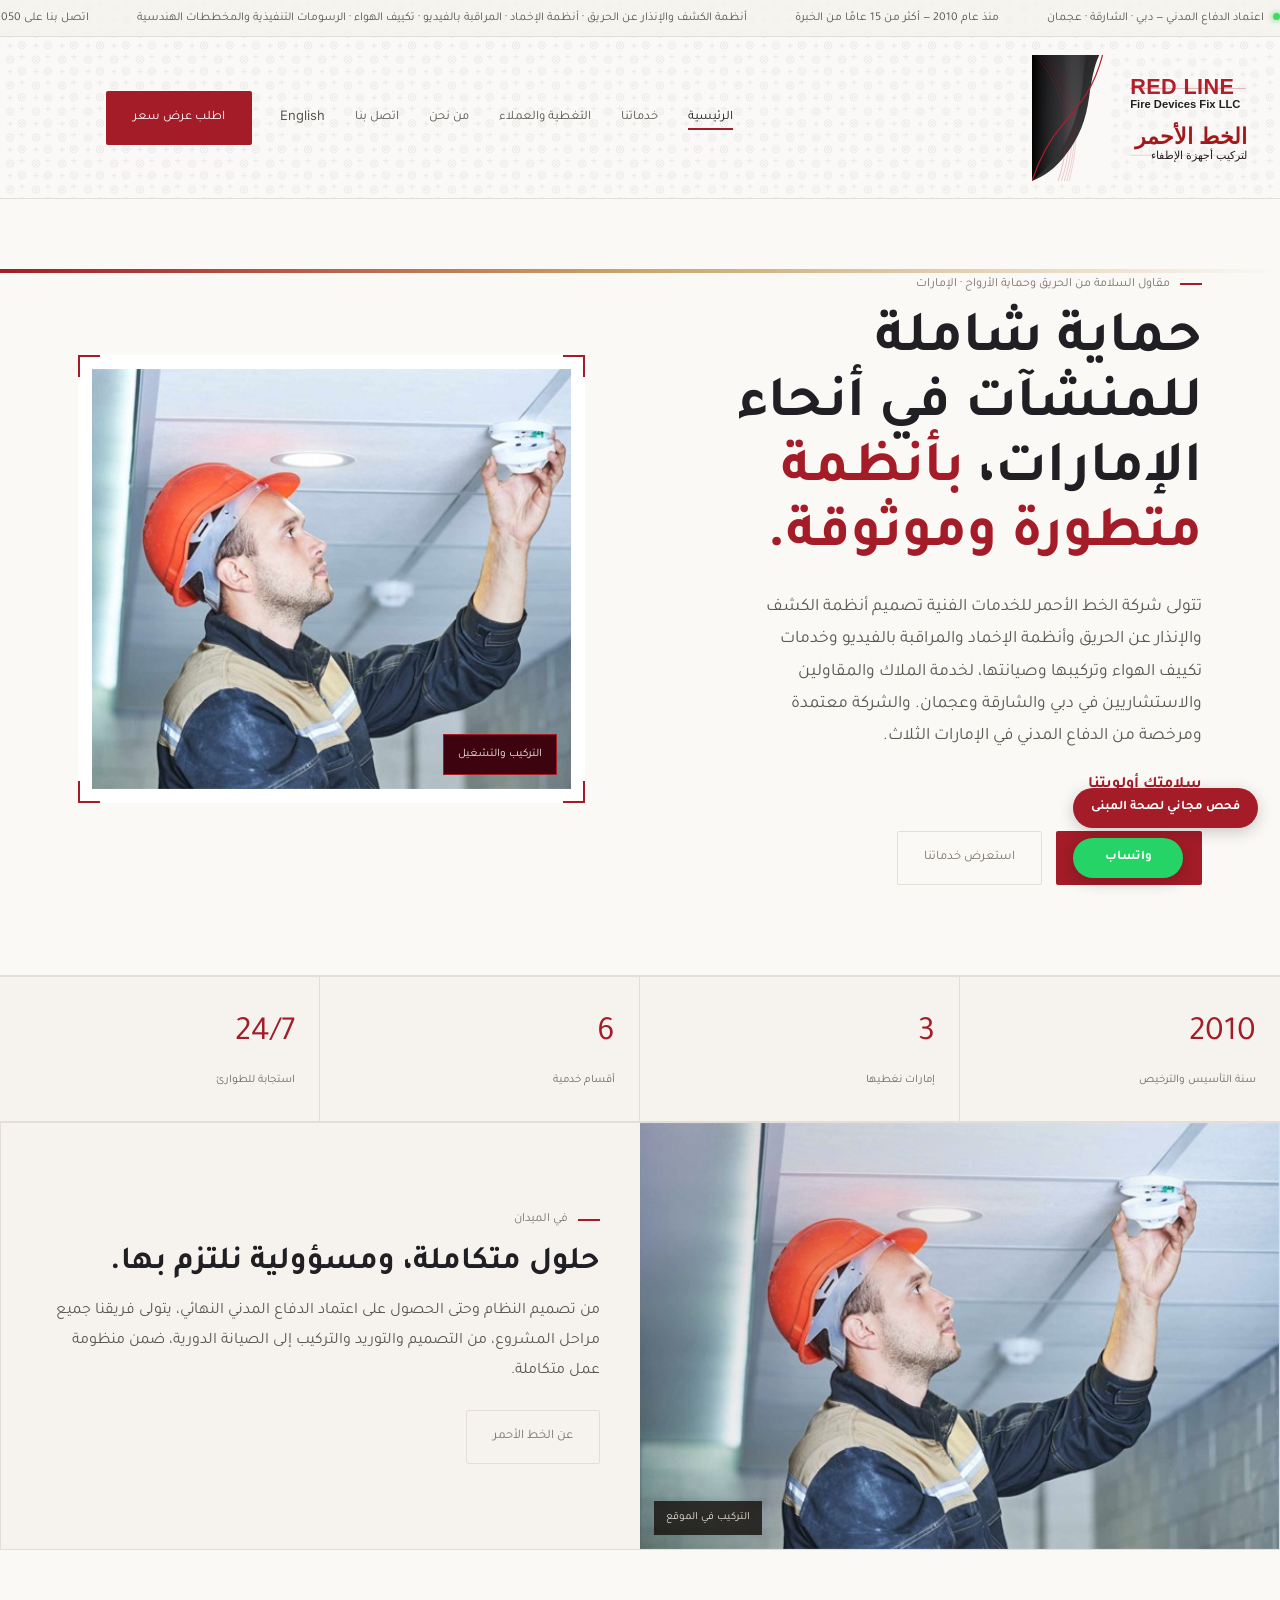
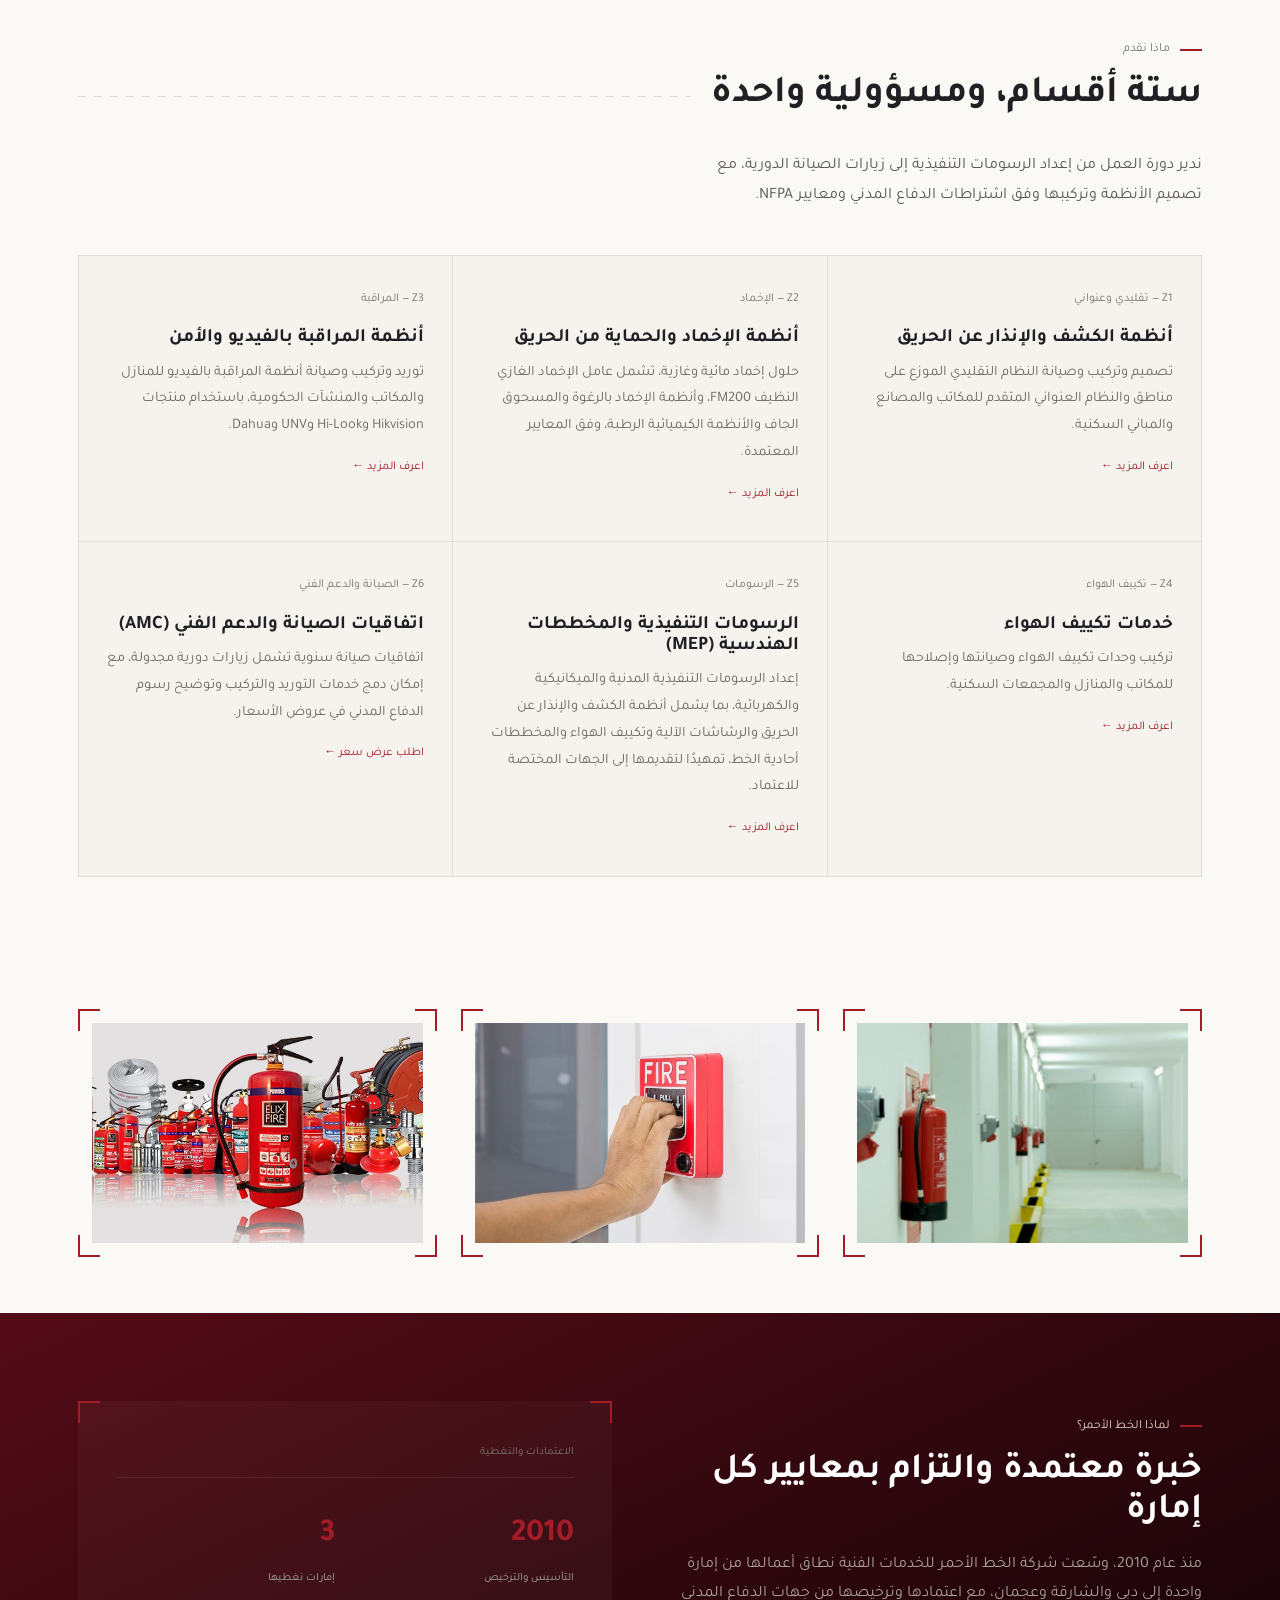
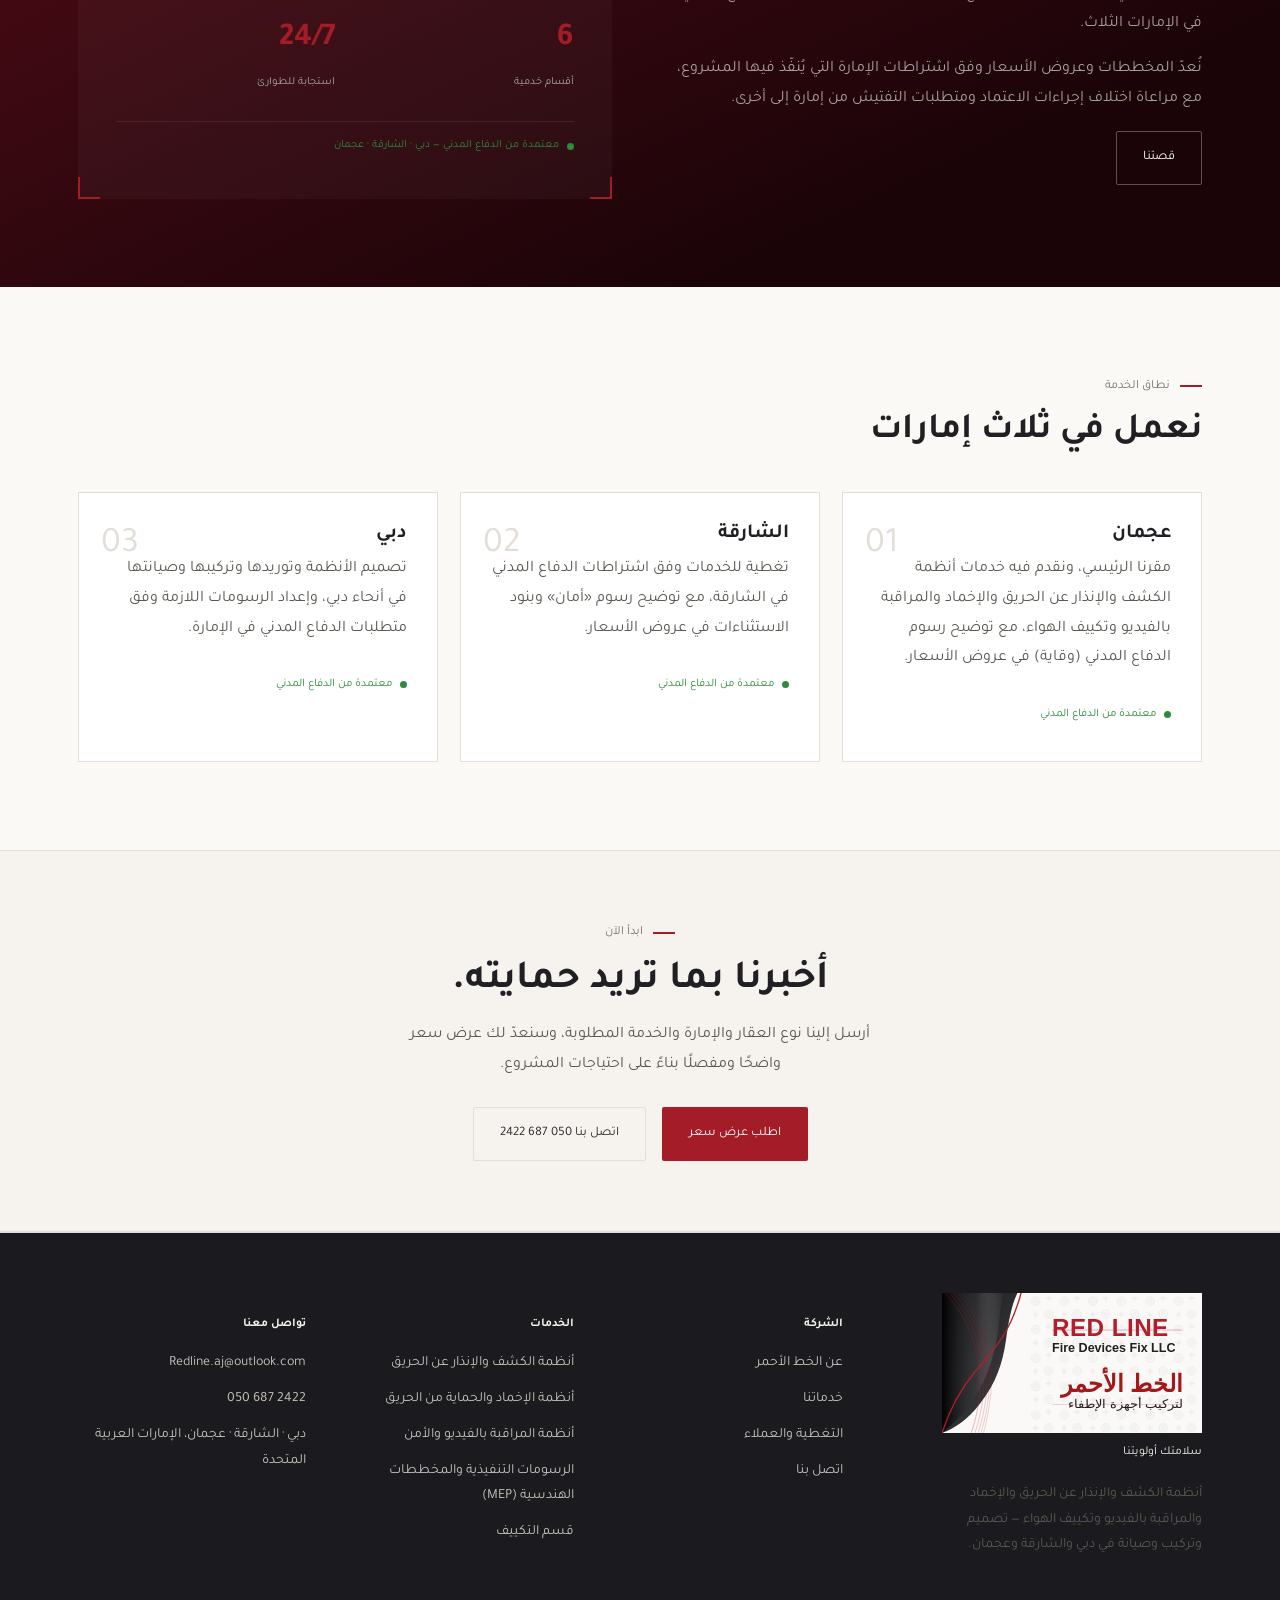
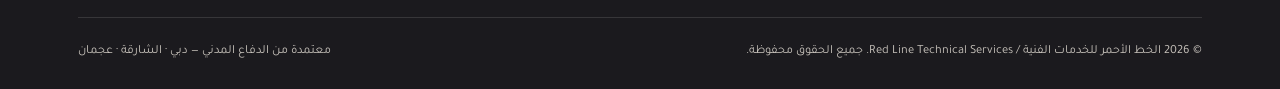
<file: index-ar.html>
<!DOCTYPE html>
<html lang="ar" dir="rtl">
<head>
<meta charset="UTF-8">
<meta name="viewport" content="width=device-width, initial-scale=1.0">
<title>الخط الأحمر للخدمات الفنية — مقاول تركيب وصيانة أنظمة السلامة من الحريق</title>
<meta name="description" content="مقاول معتمد من الدفاع المدني لتركيب وصيانة أنظمة إنذار الحريق والإطفاء والمراقبة بالفيديو والتكييف في دبي والشارقة وعجمان.">
<link rel="alternate" hreflang="en" href="index.html">
<link rel="icon" type="image/png" href="assets/img/flame.png">
<link rel="preconnect" href="https://fonts.googleapis.com">
<link href="https://fonts.googleapis.com/css2?family=Oswald:wght@500;600;700&family=Inter:wght@400;500;600&family=Tajawal:wght@400;500;700&display=swap" rel="stylesheet">
<link rel="stylesheet" href="assets/css/style.css">
<link rel="stylesheet" href="assets/css/rtl.css">
</head>
<body>

<header class="site-header">
  <div class="status-bar">
    <div class="status-inner">
      <span><span class="dot"></span>اعتماد الدفاع المدني — دبي · الشارقة · عجمان</span>
      <span>منذ عام 2010 — أكثر من 15 عامًا من الخبرة</span>
      <span>أنظمة الكشف والإنذار عن الحريق · أنظمة الإخماد · المراقبة بالفيديو · تكييف الهواء · الرسومات التنفيذية والمخططات الهندسية</span>
      <span>اتصل بنا على 050 687 2422 لخدمات الطوارئ</span>
      <span><span class="dot"></span>اعتماد الدفاع المدني — دبي · الشارقة · عجمان</span>
      <span>منذ عام 2010 — أكثر من 15 عامًا من الخبرة</span>
      <span>أنظمة الكشف والإنذار عن الحريق · أنظمة الإخماد · المراقبة بالفيديو · تكييف الهواء · الرسومات التنفيذية والمخططات الهندسية</span>
      <span>اتصل بنا على 050 687 2422 لخدمات الطوارئ</span>
    </div>
  </div>
  <div class="nav-row">
    <a href="index-ar.html" class="brand" aria-label="الخط الأحمر لإصلاح أجهزة الحريق ذ.م.م">
      <img src="assets/img/brand-theme.svg" alt="شعار الخط الأحمر لإصلاح أجهزة الحريق ذ.م.م">
    </a>
    <div class="nav-inner">
      <nav class="main-nav">
        <ul>
          <li><a href="index-ar.html" class="active">الرئيسية</a></li>
          <li><a href="services-ar.html">خدماتنا</a></li>
          <li><a href="projects-ar.html">التغطية والعملاء</a></li>
          <li><a href="about-ar.html">من نحن</a></li>
          <li><a href="contact-ar.html">اتصل بنا</a></li>
          <li class="lang-switch"><a href="index.html" lang="en" hreflang="en">English</a></li>
        </ul>
      </nav>
      <div class="nav-cta">
        <a href="contact-ar.html" class="btn btn-primary">اطلب عرض سعر</a>
      </div>
    </div>
    <button class="nav-toggle" aria-label="القائمة"><span></span><span></span><span></span></button>
  </div>
</header>

<section class="hero">
  <div class="frame-accent-top"></div>
  <div class="container hero-grid">
    <div data-reveal>
      <div class="eyebrow">مقاول السلامة من الحريق وحماية الأرواح · الإمارات</div>
      <h1>حماية شاملة للمنشآت في أنحاء الإمارات، <em>بأنظمة متطورة وموثوقة.</em></h1>
      <p class="lead">تتولى شركة الخط الأحمر للخدمات الفنية تصميم أنظمة الكشف والإنذار عن الحريق وأنظمة الإخماد والمراقبة بالفيديو وخدمات تكييف الهواء وتركيبها وصيانتها، لخدمة الملاك والمقاولين والاستشاريين في دبي والشارقة وعجمان. والشركة معتمدة ومرخصة من الدفاع المدني في الإمارات الثلاث.</p>
      <p class="hero-slogan" lang="ar">سلامتك أولويتنا</p>
      <div class="hero-actions">
        <a href="contact-ar.html" class="btn btn-primary">اطلب عرض سعر</a>
        <a href="services-ar.html" class="btn btn-line">استعرض خدماتنا</a>
      </div>
    </div>
    <div class="hero-figure-wrap" data-reveal>
      <div class="blueprint hero-figure">
        <span class="bp-tr"></span><span class="bp-bl"></span>
        <img src="assets/img/hero-install.jpg" alt="فني من الخط الأحمر يركب نظامًا للكشف والإنذار عن الحريق">
        <span class="hero-tag">التركيب والتشغيل</span>
      </div>
    </div>
  </div>
</section>

<div class="stat-strip">
  <div><span class="stat-num">2010</span><span class="stat-label">سنة التأسيس والترخيص</span></div>
  <div><span class="stat-num">3</span><span class="stat-label">إمارات نغطيها</span></div>
  <div><span class="stat-num">6</span><span class="stat-label">أقسام خدمية</span></div>
  <div><span class="stat-num">24/7</span><span class="stat-label">استجابة للطوارئ</span></div>
</div>

<div class="premium-split" data-reveal>
  <div class="premium-split-img">
    <img src="assets/img/hero-install.jpg" alt="فني من الخط الأحمر يركب معدات الكشف عن الحريق في الموقع">
    <span class="corner-tag">التركيب في الموقع</span>
  </div>
  <div class="premium-split-body">
    <div class="eyebrow">في الميدان</div>
    <h2 style="font-size:clamp(22px,2.8vw,32px);">حلول متكاملة، ومسؤولية نلتزم بها.</h2>
    <p>من تصميم النظام وحتى الحصول على اعتماد الدفاع المدني النهائي، يتولى فريقنا جميع مراحل المشروع، من التصميم والتوريد والتركيب إلى الصيانة الدورية، ضمن منظومة عمل متكاملة.</p>
    <a href="about-ar.html" class="btn btn-line" style="align-self:flex-start;margin-top:8px;">عن الخط الأحمر</a>
  </div>
</div>

<section class="section">
  <div class="container">
    <div class="eyebrow">ماذا نقدم</div>
    <div class="ruled-head">
      <h2 style="font-size:clamp(26px,3.2vw,38px);">ستة أقسام، ومسؤولية واحدة</h2>
      <div class="rule"></div>
    </div>
    <p style="max-width:58ch;font-size:16px;">ندير دورة العمل من إعداد الرسومات التنفيذية إلى زيارات الصيانة الدورية، مع تصميم الأنظمة وتركيبها وفق اشتراطات الدفاع المدني ومعايير NFPA.</p>

    <div class="zone-grid">
      <div class="zone-card" data-reveal>
        <span class="zone-id">Z1 — تقليدي وعنواني</span>
        <h3>أنظمة الكشف والإنذار عن الحريق</h3>
        <p>تصميم وتركيب وصيانة النظام التقليدي الموزع على مناطق والنظام العنواني المتقدم للمكاتب والمصانع والمباني السكنية.</p>
        <a href="services-ar.html#fire-alarm" class="zone-link">اعرف المزيد ←</a>
      </div>
      <div class="zone-card" data-reveal>
        <span class="zone-id">Z2 — الإخماد</span>
        <h3>أنظمة الإخماد والحماية من الحريق</h3>
        <p>حلول إخماد مائية وغازية، تشمل عامل الإخماد الغازي النظيف FM200، وأنظمة الإخماد بالرغوة والمسحوق الجاف والأنظمة الكيميائية الرطبة، وفق المعايير المعتمدة.</p>
        <a href="services-ar.html#firefighting" class="zone-link">اعرف المزيد ←</a>
      </div>
      <div class="zone-card" data-reveal>
        <span class="zone-id">Z3 — المراقبة</span>
        <h3>أنظمة المراقبة بالفيديو والأمن</h3>
        <p>توريد وتركيب وصيانة أنظمة المراقبة بالفيديو للمنازل والمكاتب والمنشآت الحكومية، باستخدام منتجات Hikvision وHi-Look وUNV وDahua.</p>
        <a href="services-ar.html#cctv" class="zone-link">اعرف المزيد ←</a>
      </div>
      <div class="zone-card" data-reveal>
        <span class="zone-id">Z4 — تكييف الهواء</span>
        <h3>خدمات تكييف الهواء</h3>
        <p>تركيب وحدات تكييف الهواء وصيانتها وإصلاحها للمكاتب والمنازل والمجمعات السكنية.</p>
        <a href="services-ar.html#ac" class="zone-link">اعرف المزيد ←</a>
      </div>
      <div class="zone-card" data-reveal>
        <span class="zone-id">Z5 — الرسومات</span>
        <h3>الرسومات التنفيذية والمخططات الهندسية (MEP)</h3>
        <p>إعداد الرسومات التنفيذية المدنية والميكانيكية والكهربائية، بما يشمل أنظمة الكشف والإنذار عن الحريق والرشاشات الآلية وتكييف الهواء والمخططات أحادية الخط، تمهيدًا لتقديمها إلى الجهات المختصة للاعتماد.</p>
        <a href="services-ar.html#mep" class="zone-link">اعرف المزيد ←</a>
      </div>
      <div class="zone-card" data-reveal>
        <span class="zone-id">Z6 — الصيانة والدعم الفني</span>
        <h3>اتفاقيات الصيانة والدعم الفني (AMC)</h3>
        <p>اتفاقيات صيانة سنوية تشمل زيارات دورية مجدولة، مع إمكان دمج خدمات التوريد والتركيب وتوضيح رسوم الدفاع المدني في عروض الأسعار.</p>
        <a href="contact-ar.html" class="zone-link">اطلب عرض سعر ←</a>
      </div>
    </div>
  </div>
</section>

<section class="section section-tight" style="padding-top:0;">
  <div class="container">
    <div class="vis-strip">
      <div class="blueprint" data-reveal>
        <span class="bp-tr"></span><span class="bp-bl"></span>
        <img src="assets/img/corridor.jpg" alt="ممر في مبنى مزوّد بأنظمة السلامة من الحريق">
      </div>
      <div class="blueprint" data-reveal>
        <span class="bp-tr"></span><span class="bp-bl"></span>
        <img src="assets/img/callpoint.jpg" alt="نقطة إنذار يدوية مثبتة على الجدار">
      </div>
      <div class="blueprint" data-reveal>
        <span class="bp-tr"></span><span class="bp-bl"></span>
        <img src="assets/img/equipment-lineup.jpg" alt="معدات السلامة من الحريق جاهزة للتركيب">
      </div>
    </div>
  </div>
</section>

<section class="section section-maroon">
  <div class="container">
    <div style="display:grid;grid-template-columns:1fr 1fr;gap:56px;align-items:center;">
      <div data-reveal>
        <div class="eyebrow" style="color:var(--silver-on-dark);">لماذا الخط الأحمر؟</div>
        <h2 style="color:#fff;font-size:clamp(26px,3.2vw,36px);">خبرة معتمدة والتزام بمعايير كل إمارة</h2>
        <p>منذ عام 2010، وسّعت شركة الخط الأحمر للخدمات الفنية نطاق أعمالها من إمارة واحدة إلى دبي والشارقة وعجمان، مع اعتمادها وترخيصها من جهات الدفاع المدني في الإمارات الثلاث.</p>
        <p>نُعدّ المخططات وعروض الأسعار وفق اشتراطات الإمارة التي يُنفّذ فيها المشروع، مع مراعاة اختلاف إجراءات الاعتماد ومتطلبات التفتيش من إمارة إلى أخرى.</p>
        <a href="about-ar.html" class="btn btn-ghost">قصتنا</a>
      </div>
      <div class="blueprint" data-reveal style="background:rgba(255,255,255,.03);">
        <span class="bp-tr"></span><span class="bp-bl"></span>
        <div style="padding:28px 24px;">
          <div style="font-family:var(--mono);font-size:11px;letter-spacing:.12em;color:var(--silver);text-transform:uppercase;margin-bottom:28px;border-bottom:1px solid rgba(255,255,255,.08);padding-bottom:14px;">الاعتمادات والتغطية</div>
          <div style="display:grid;grid-template-columns:1fr 1fr;gap:20px;">
            <div>
              <div style="font-family:var(--display);font-size:32px;color:var(--red);font-weight:600;">2010</div>
              <div style="font-family:var(--mono);font-size:11px;letter-spacing:.06em;color:var(--grey-light);text-transform:uppercase;margin-top:4px;">التأسيس والترخيص</div>
            </div>
            <div>
              <div style="font-family:var(--display);font-size:32px;color:var(--red);font-weight:600;">3</div>
              <div style="font-family:var(--mono);font-size:11px;letter-spacing:.06em;color:var(--grey-light);text-transform:uppercase;margin-top:4px;">إمارات نغطيها</div>
            </div>
            <div>
              <div style="font-family:var(--display);font-size:32px;color:var(--red);font-weight:600;">6</div>
              <div style="font-family:var(--mono);font-size:11px;letter-spacing:.06em;color:var(--grey-light);text-transform:uppercase;margin-top:4px;">أقسام خدمية</div>
            </div>
            <div>
              <div style="font-family:var(--display);font-size:32px;color:var(--red);font-weight:600;">24/7</div>
              <div style="font-family:var(--mono);font-size:11px;letter-spacing:.06em;color:var(--grey-light);text-transform:uppercase;margin-top:4px;">استجابة للطوارئ</div>
            </div>
          </div>
          <div style="margin-top:28px;padding-top:14px;border-top:1px solid rgba(255,255,255,.08);">
            <div style="font-family:var(--mono);font-size:11px;letter-spacing:.08em;color:var(--ok);display:flex;align-items:center;gap:8px;"><span style="width:7px;height:7px;background:var(--ok);border-radius:50%;display:inline-block;"></span>معتمدة من الدفاع المدني — دبي · الشارقة · عجمان</div>
          </div>
        </div>
      </div>
    </div>
  </div>
</section>

<section class="section">
  <div class="container">
    <div class="eyebrow">نطاق الخدمة</div>
    <h2 style="font-size:clamp(26px,3.2vw,36px);">نعمل في ثلاث إمارات</h2>
    <div class="coverage-grid">
      <div class="coverage-card" data-reveal>
        <span class="em-code">01</span>
        <h3>عجمان</h3>
        <p>مقرنا الرئيسي، ونقدم فيه خدمات أنظمة الكشف والإنذار عن الحريق والإخماد والمراقبة بالفيديو وتكييف الهواء، مع توضيح رسوم الدفاع المدني (وقاية) في عروض الأسعار.</p>
        <span class="badge-ok">معتمدة من الدفاع المدني</span>
      </div>
      <div class="coverage-card" data-reveal>
        <span class="em-code">02</span>
        <h3>الشارقة</h3>
        <p>تغطية للخدمات وفق اشتراطات الدفاع المدني في الشارقة، مع توضيح رسوم «أمان» وبنود الاستثناءات في عروض الأسعار.</p>
        <span class="badge-ok">معتمدة من الدفاع المدني</span>
      </div>
      <div class="coverage-card" data-reveal>
        <span class="em-code">03</span>
        <h3>دبي</h3>
        <p>تصميم الأنظمة وتوريدها وتركيبها وصيانتها في أنحاء دبي، وإعداد الرسومات اللازمة وفق متطلبات الدفاع المدني في الإمارة.</p>
        <span class="badge-ok">معتمدة من الدفاع المدني</span>
      </div>
    </div>
  </div>
</section>

<section class="cta-band section-dark">
  <div class="container">
    <div class="eyebrow" style="justify-content:center;">ابدأ الآن</div>
    <h2>أخبرنا بما تريد حمايته.</h2>
    <p style="max-width:52ch;margin:0 auto;">أرسل إلينا نوع العقار والإمارة والخدمة المطلوبة، وسنعدّ لك عرض سعر واضحًا ومفصلًا بناءً على احتياجات المشروع.</p>
    <div class="btn-row">
      <a href="contact-ar.html" class="btn btn-primary">اطلب عرض سعر</a>
      <a href="tel:0506872422" class="btn btn-ghost">اتصل بنا 050 687 2422</a>
    </div>
  </div>
</section>

<footer class="site-footer">
  <div class="container">
    <div class="footer-grid">
      <div>
        <div class="footer-brand">
          <img src="assets/img/brand-theme.svg" alt="شعار الخط الأحمر لإصلاح أجهزة الحريق ذ.م.م">
          <p class="footer-slogan">سلامتك أولويتنا</p>
        </div>
        <p style="font-size:14px;max-width:32ch;">أنظمة الكشف والإنذار عن الحريق والإخماد والمراقبة بالفيديو وتكييف الهواء — تصميم وتركيب وصيانة في دبي والشارقة وعجمان.</p>
      </div>
      <div>
        <h5>الشركة</h5>
        <ul>
          <li><a href="about-ar.html">عن الخط الأحمر</a></li>
          <li><a href="services-ar.html">خدماتنا</a></li>
          <li><a href="projects-ar.html">التغطية والعملاء</a></li>
          <li><a href="contact-ar.html">اتصل بنا</a></li>
        </ul>
      </div>
      <div>
        <h5>الخدمات</h5>
        <ul>
          <li><a href="services-ar.html#fire-alarm">أنظمة الكشف والإنذار عن الحريق</a></li>
          <li><a href="services-ar.html#firefighting">أنظمة الإخماد والحماية من الحريق</a></li>
          <li><a href="services-ar.html#cctv">أنظمة المراقبة بالفيديو والأمن</a></li>
          <li><a href="services-ar.html#mep">الرسومات التنفيذية والمخططات الهندسية (MEP)</a></li>
          <li><a href="services-ar.html#ac">قسم التكييف</a></li>
        </ul>
      </div>
      <div>
        <h5>تواصل معنا</h5>
        <ul>
          <li><a href="mailto:Redline.aj@outlook.com">Redline.aj@outlook.com</a></li>
          <li><a href="tel:0506872422">050 687 2422</a></li>
          <li>دبي · الشارقة · عجمان، الإمارات العربية المتحدة</li>
        </ul>
      </div>
    </div>
    <div class="footer-bottom">
      <span>© 2026 الخط الأحمر للخدمات الفنية / Red Line Technical Services. جميع الحقوق محفوظة.</span>
      <span>معتمدة من الدفاع المدني — دبي · الشارقة · عجمان</span>
    </div>
  </div>
</footer>

<script src="assets/js/main.js"></script>
</body>
</html>
</file>
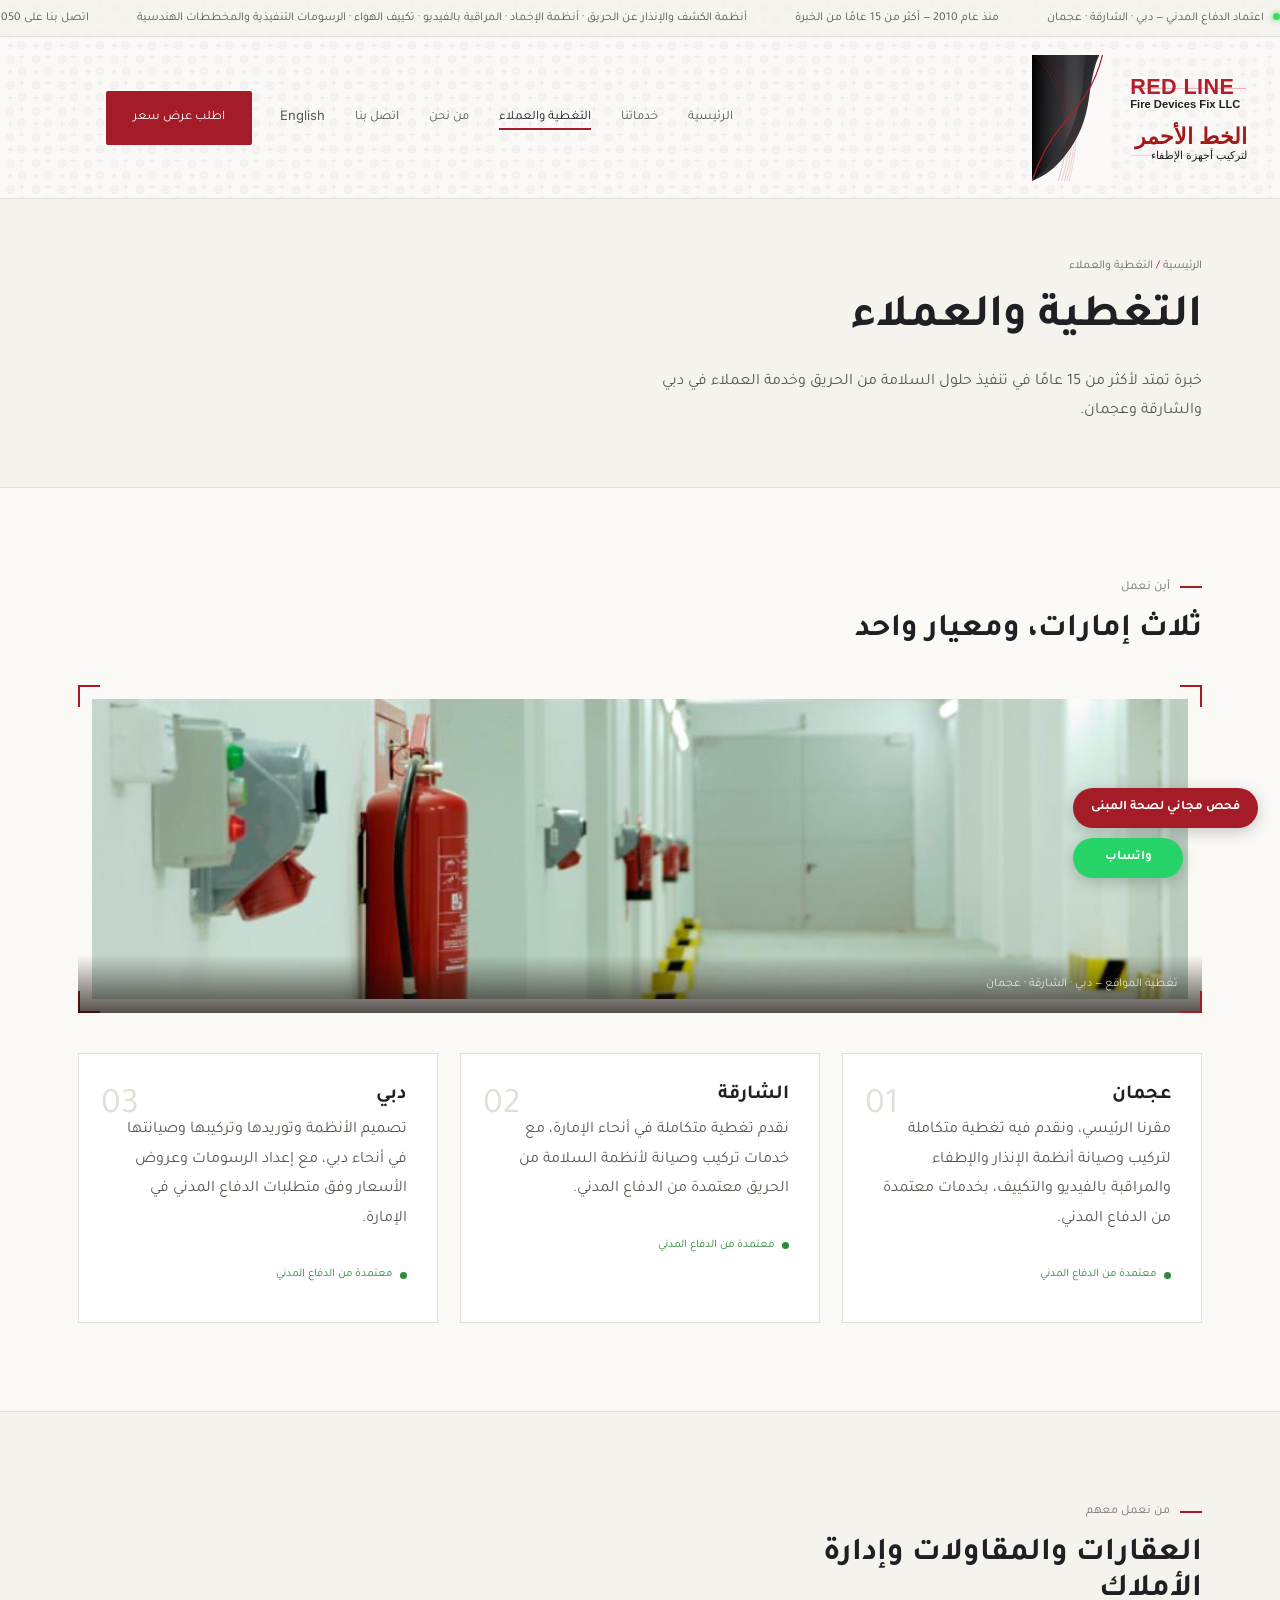
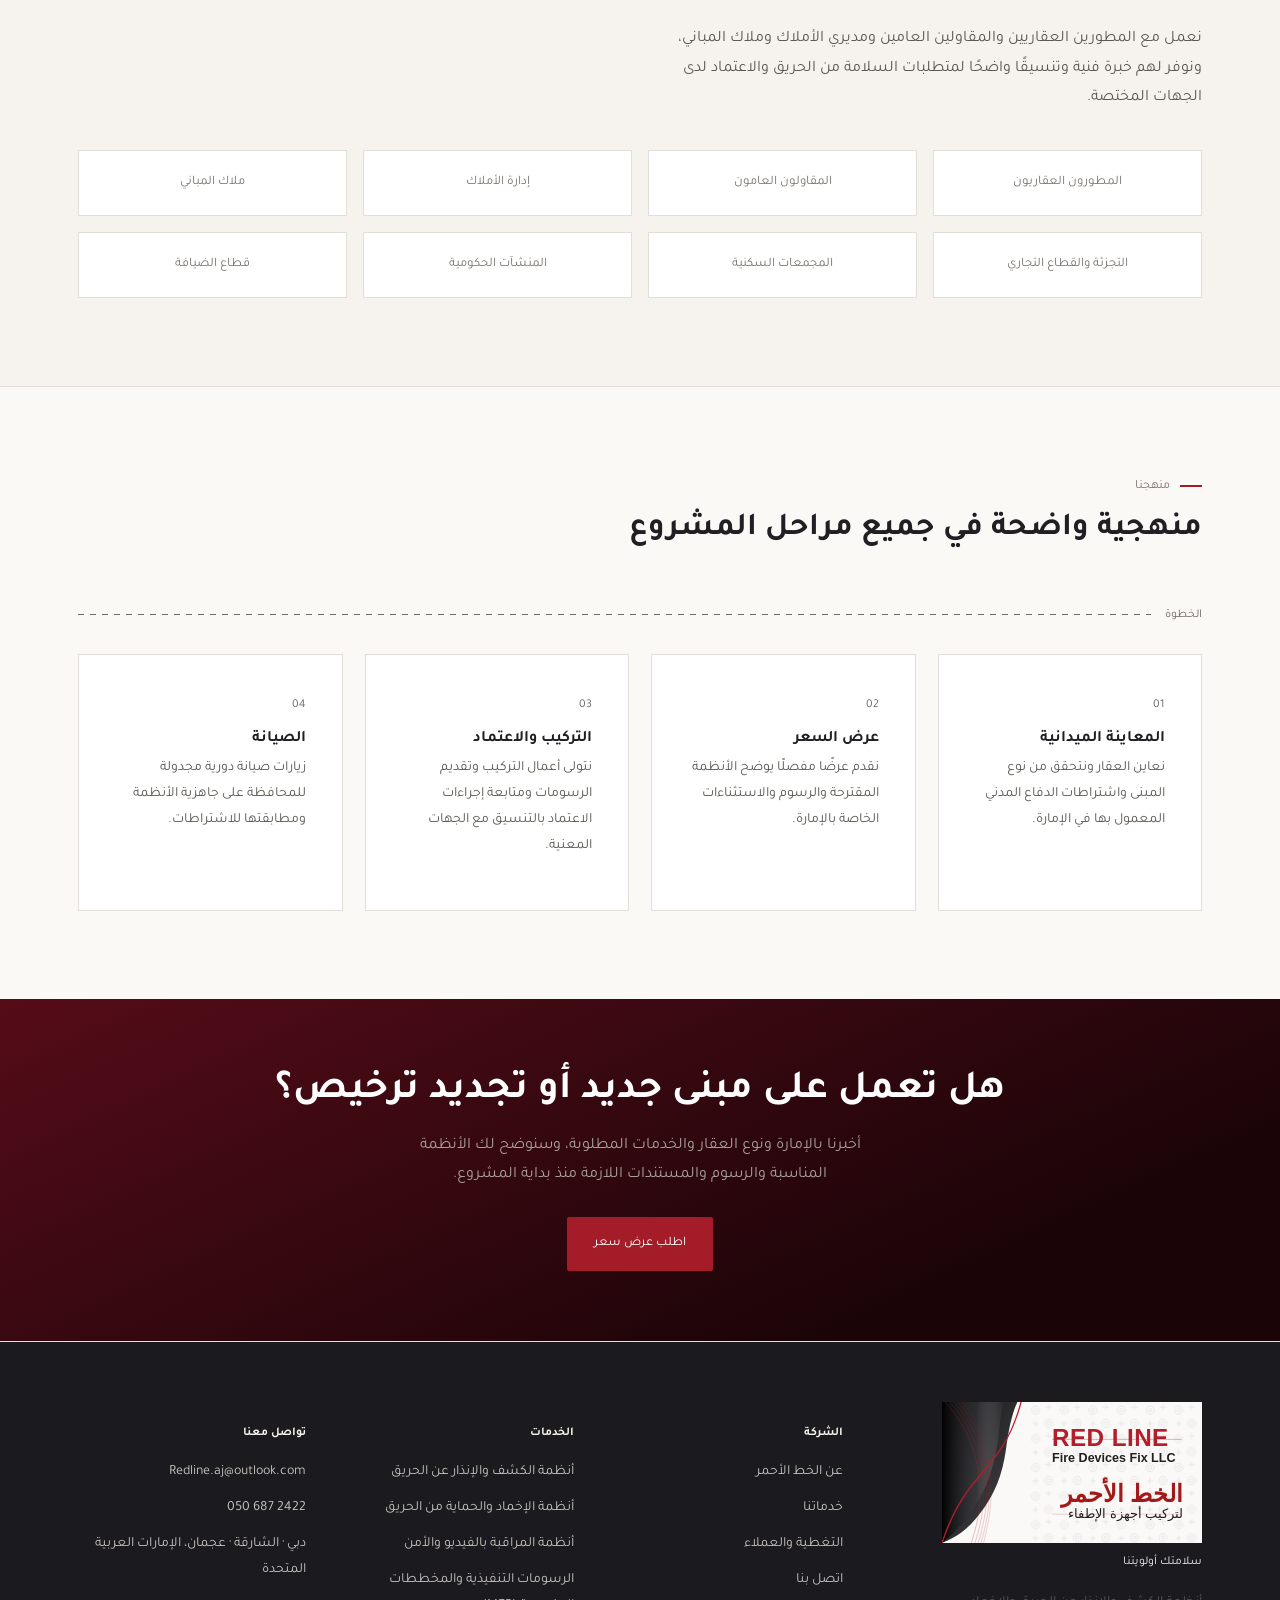
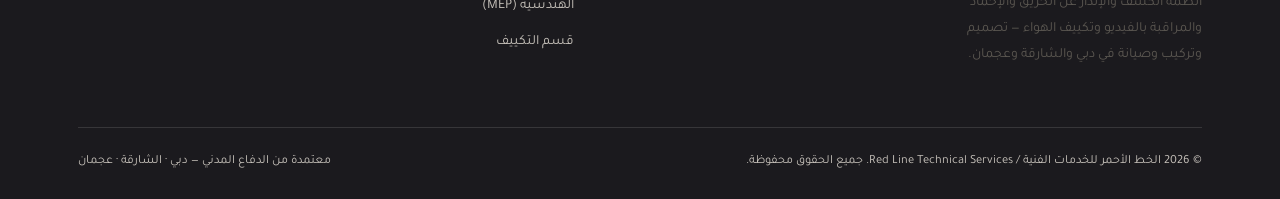
<file: projects-ar.html>
<!DOCTYPE html>
<html lang="ar" dir="rtl">
<head>
<meta charset="UTF-8">
<meta name="viewport" content="width=device-width, initial-scale=1.0">
<title>التغطية والعملاء | مقاول تركيب وصيانة أنظمة السلامة من الحريق</title>
<meta name="description" content="خدمات تركيب وصيانة معتمدة من الدفاع المدني لأنظمة السلامة من الحريق في دبي والشارقة وعجمان للمقاولين والملاك ومديري العقارات.">
<link rel="alternate" hreflang="en" href="projects.html">
<link rel="icon" type="image/png" href="assets/img/flame.png">
<link rel="preconnect" href="https://fonts.googleapis.com">
<link href="https://fonts.googleapis.com/css2?family=Oswald:wght@500;600;700&family=Inter:wght@400;500;600&family=Tajawal:wght@400;500;700&display=swap" rel="stylesheet">
<link rel="stylesheet" href="assets/css/style.css">
<link rel="stylesheet" href="assets/css/rtl.css">
</head>
<body>

<header class="site-header">
  <div class="status-bar">
    <div class="status-inner">
      <span><span class="dot"></span>اعتماد الدفاع المدني — دبي · الشارقة · عجمان</span>
      <span>منذ عام 2010 — أكثر من 15 عامًا من الخبرة</span>
      <span>أنظمة الكشف والإنذار عن الحريق · أنظمة الإخماد · المراقبة بالفيديو · تكييف الهواء · الرسومات التنفيذية والمخططات الهندسية</span>
      <span>اتصل بنا على 050 687 2422 لخدمات الطوارئ</span>
      <span><span class="dot"></span>اعتماد الدفاع المدني — دبي · الشارقة · عجمان</span>
      <span>منذ عام 2010 — أكثر من 15 عامًا من الخبرة</span>
      <span>أنظمة الكشف والإنذار عن الحريق · أنظمة الإخماد · المراقبة بالفيديو · تكييف الهواء · الرسومات التنفيذية والمخططات الهندسية</span>
      <span>اتصل بنا على 050 687 2422 لخدمات الطوارئ</span>
    </div>
  </div>
  <div class="nav-row">
    <a href="index-ar.html" class="brand" aria-label="الخط الأحمر لإصلاح أجهزة الحريق ذ.م.م">
      <img src="assets/img/brand-theme.svg" alt="شعار الخط الأحمر لإصلاح أجهزة الحريق ذ.م.م">
    </a>
    <div class="nav-inner">
      <nav class="main-nav">
        <ul>
          <li><a href="index-ar.html">الرئيسية</a></li>
          <li><a href="services-ar.html">خدماتنا</a></li>
          <li><a href="projects-ar.html" class="active">التغطية والعملاء</a></li>
          <li><a href="about-ar.html">من نحن</a></li>
          <li><a href="contact-ar.html">اتصل بنا</a></li>
          <li class="lang-switch"><a href="projects.html" lang="en" hreflang="en">English</a></li>
        </ul>
      </nav>
      <div class="nav-cta">
        <a href="contact-ar.html" class="btn btn-primary">اطلب عرض سعر</a>
      </div>
    </div>
    <button class="nav-toggle" aria-label="القائمة"><span></span><span></span><span></span></button>
  </div>
</header>

<div class="page-head">
  <div class="container">
    <div class="crumb">الرئيسية <span>/</span> التغطية والعملاء</div>
    <h1>التغطية والعملاء</h1>
    <p style="max-width:60ch;font-size:16px;">خبرة تمتد لأكثر من 15 عامًا في تنفيذ حلول السلامة من الحريق وخدمة العملاء في دبي والشارقة وعجمان.</p>
  </div>
</div>

<section class="section">
  <div class="container">
    <div class="eyebrow">أين نعمل</div>
    <h2 style="font-size:clamp(24px,3vw,32px);">ثلاث إمارات، ومعيار واحد</h2>
    <div class="section-banner blueprint" data-reveal>
      <span class="bp-tr"></span><span class="bp-bl"></span>
      <img src="assets/img/corridor.jpg" alt="ممر في مبنى مزوّد بأنظمة السلامة من الحريق مركّبة ومشغّلة">
      <span class="banner-caption">تغطية المواقع — دبي · الشارقة · عجمان</span>
    </div>
    <div class="coverage-grid">
      <div class="coverage-card" data-reveal>
        <span class="em-code">01</span>
        <h3>عجمان</h3>
        <p>مقرنا الرئيسي، ونقدم فيه تغطية متكاملة لتركيب وصيانة أنظمة الإنذار والإطفاء والمراقبة بالفيديو والتكييف، بخدمات معتمدة من الدفاع المدني.</p>
        <span class="badge-ok">معتمدة من الدفاع المدني</span>
      </div>
      <div class="coverage-card" data-reveal>
        <span class="em-code">02</span>
        <h3>الشارقة</h3>
        <p>نقدم تغطية متكاملة في أنحاء الإمارة، مع خدمات تركيب وصيانة لأنظمة السلامة من الحريق معتمدة من الدفاع المدني.</p>
        <span class="badge-ok">معتمدة من الدفاع المدني</span>
      </div>
      <div class="coverage-card" data-reveal>
        <span class="em-code">03</span>
        <h3>دبي</h3>
        <p>تصميم الأنظمة وتوريدها وتركيبها وصيانتها في أنحاء دبي، مع إعداد الرسومات وعروض الأسعار وفق متطلبات الدفاع المدني في الإمارة.</p>
        <span class="badge-ok">معتمدة من الدفاع المدني</span>
      </div>
    </div>
  </div>
</section>

<section class="section section-dark">
  <div class="container">
    <div class="eyebrow" style="color:var(--silver);">من نعمل معهم</div>
    <h2 style="font-size:clamp(24px,3vw,32px);max-width:24ch;">العقارات والمقاولات وإدارة الأملاك</h2>
    <p style="max-width:60ch;">نعمل مع المطورين العقاريين والمقاولين العامين ومديري الأملاك وملاك المباني، ونوفر لهم خبرة فنية وتنسيقًا واضحًا لمتطلبات السلامة من الحريق والاعتماد لدى الجهات المختصة.</p>
    <div class="sector-grid">
      <div class="sector-chip">المطورون العقاريون</div>
      <div class="sector-chip">المقاولون العامون</div>
      <div class="sector-chip">إدارة الأملاك</div>
      <div class="sector-chip">ملاك المباني</div>
      <div class="sector-chip">التجزئة والقطاع التجاري</div>
      <div class="sector-chip">المجمعات السكنية</div>
      <div class="sector-chip">المنشآت الحكومية</div>
      <div class="sector-chip">قطاع الضيافة</div>
    </div>
  </div>
</section>

<section class="section">
  <div class="container">
    <div class="eyebrow">منهجنا</div>
    <h2 style="font-size:clamp(24px,3vw,32px);">منهجية واضحة في جميع مراحل المشروع</h2>
    <div class="loop-divider"><span>الخطوة</span><div class="ln"></div></div>
    <div style="display:grid;grid-template-columns:repeat(4,1fr);gap:22px;">
      <div class="panel" style="margin-bottom:0;">
        <span class="panel-code">01</span>
        <h3 style="font-size:16px;margin-top:10px;">المعاينة الميدانية</h3>
        <p style="font-size:14px;">نعاين العقار ونتحقق من نوع المبنى واشتراطات الدفاع المدني المعمول بها في الإمارة.</p>
      </div>
      <div class="panel" style="margin-bottom:0;">
        <span class="panel-code">02</span>
        <h3 style="font-size:16px;margin-top:10px;">عرض السعر</h3>
        <p style="font-size:14px;">نقدم عرضًا مفصلًا يوضح الأنظمة المقترحة والرسوم والاستثناءات الخاصة بالإمارة.</p>
      </div>
      <div class="panel" style="margin-bottom:0;">
        <span class="panel-code">03</span>
        <h3 style="font-size:16px;margin-top:10px;">التركيب والاعتماد</h3>
        <p style="font-size:14px;">نتولى أعمال التركيب وتقديم الرسومات ومتابعة إجراءات الاعتماد بالتنسيق مع الجهات المعنية.</p>
      </div>
      <div class="panel" style="margin-bottom:0;">
        <span class="panel-code">04</span>
        <h3 style="font-size:16px;margin-top:10px;">الصيانة</h3>
        <p style="font-size:14px;">زيارات صيانة دورية مجدولة للمحافظة على جاهزية الأنظمة ومطابقتها للاشتراطات.</p>
      </div>
    </div>
  </div>
</section>

<section class="cta-band section-maroon">
  <div class="container">
    <h2 style="color:#fff;">هل تعمل على مبنى جديد أو تجديد ترخيص؟</h2>
    <p style="max-width:52ch;margin:0 auto;">أخبرنا بالإمارة ونوع العقار والخدمات المطلوبة، وسنوضح لك الأنظمة المناسبة والرسوم والمستندات اللازمة منذ بداية المشروع.</p>
    <div class="btn-row">
      <a href="contact-ar.html" class="btn btn-primary">اطلب عرض سعر</a>
    </div>
  </div>
</section>

<footer class="site-footer">
  <div class="container">
    <div class="footer-grid">
      <div>
        <div class="footer-brand">
          <img src="assets/img/brand-theme.svg" alt="شعار الخط الأحمر لإصلاح أجهزة الحريق ذ.م.م">
          <p class="footer-slogan">سلامتك أولويتنا</p>
        </div>
        <p style="font-size:14px;max-width:32ch;">أنظمة الكشف والإنذار عن الحريق والإخماد والمراقبة بالفيديو وتكييف الهواء — تصميم وتركيب وصيانة في دبي والشارقة وعجمان.</p>
      </div>
      <div>
        <h5>الشركة</h5>
        <ul>
          <li><a href="about-ar.html">عن الخط الأحمر</a></li>
          <li><a href="services-ar.html">خدماتنا</a></li>
          <li><a href="projects-ar.html">التغطية والعملاء</a></li>
          <li><a href="contact-ar.html">اتصل بنا</a></li>
        </ul>
      </div>
      <div>
        <h5>الخدمات</h5>
        <ul>
          <li><a href="services-ar.html#fire-alarm">أنظمة الكشف والإنذار عن الحريق</a></li>
          <li><a href="services-ar.html#firefighting">أنظمة الإخماد والحماية من الحريق</a></li>
          <li><a href="services-ar.html#cctv">أنظمة المراقبة بالفيديو والأمن</a></li>
          <li><a href="services-ar.html#mep">الرسومات التنفيذية والمخططات الهندسية (MEP)</a></li>
          <li><a href="services-ar.html#ac">قسم التكييف</a></li>
        </ul>
      </div>
      <div>
        <h5>تواصل معنا</h5>
        <ul>
          <li><a href="mailto:Redline.aj@outlook.com">Redline.aj@outlook.com</a></li>
          <li><a href="tel:0506872422">050 687 2422</a></li>
          <li>دبي · الشارقة · عجمان، الإمارات العربية المتحدة</li>
        </ul>
      </div>
    </div>
    <div class="footer-bottom">
      <span>© 2026 الخط الأحمر للخدمات الفنية / Red Line Technical Services. جميع الحقوق محفوظة.</span>
      <span>معتمدة من الدفاع المدني — دبي · الشارقة · عجمان</span>
    </div>
  </div>
</footer>

<script src="assets/js/main.js"></script>
</body>
</html>
</file>
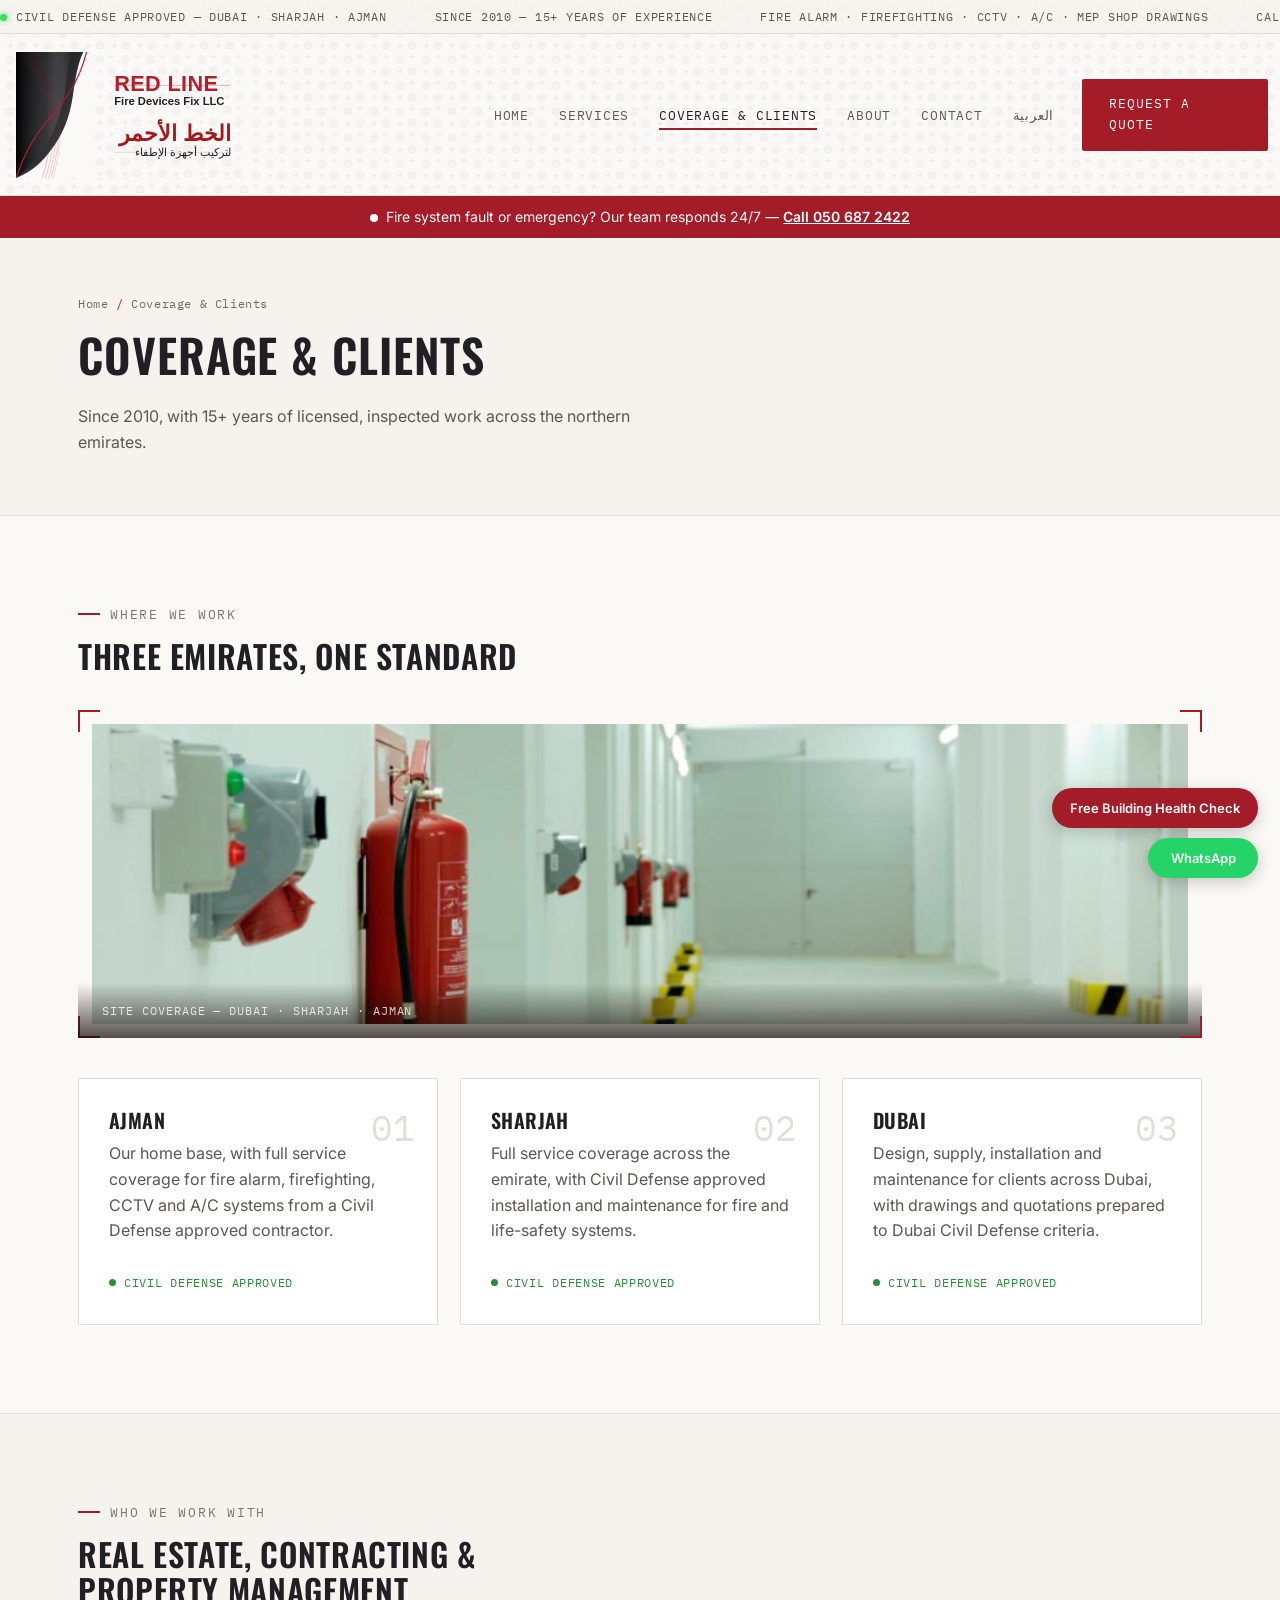
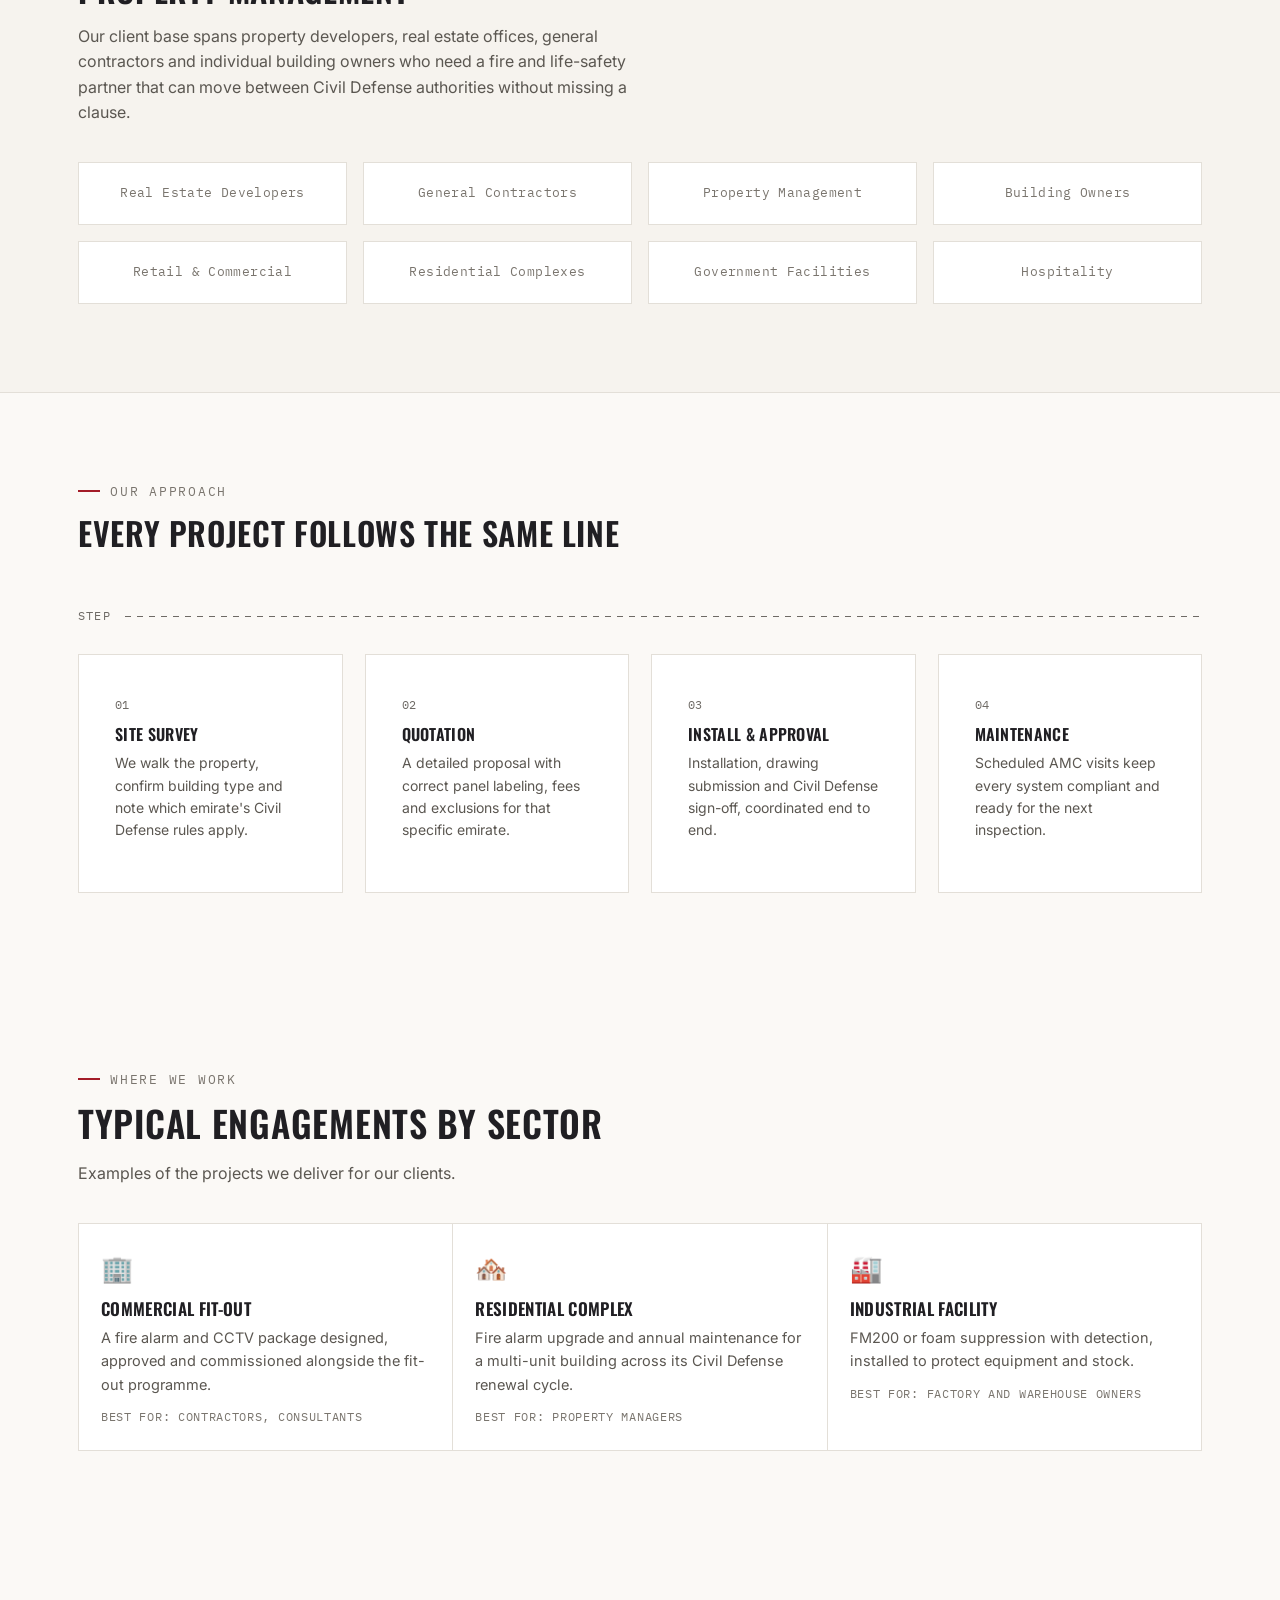
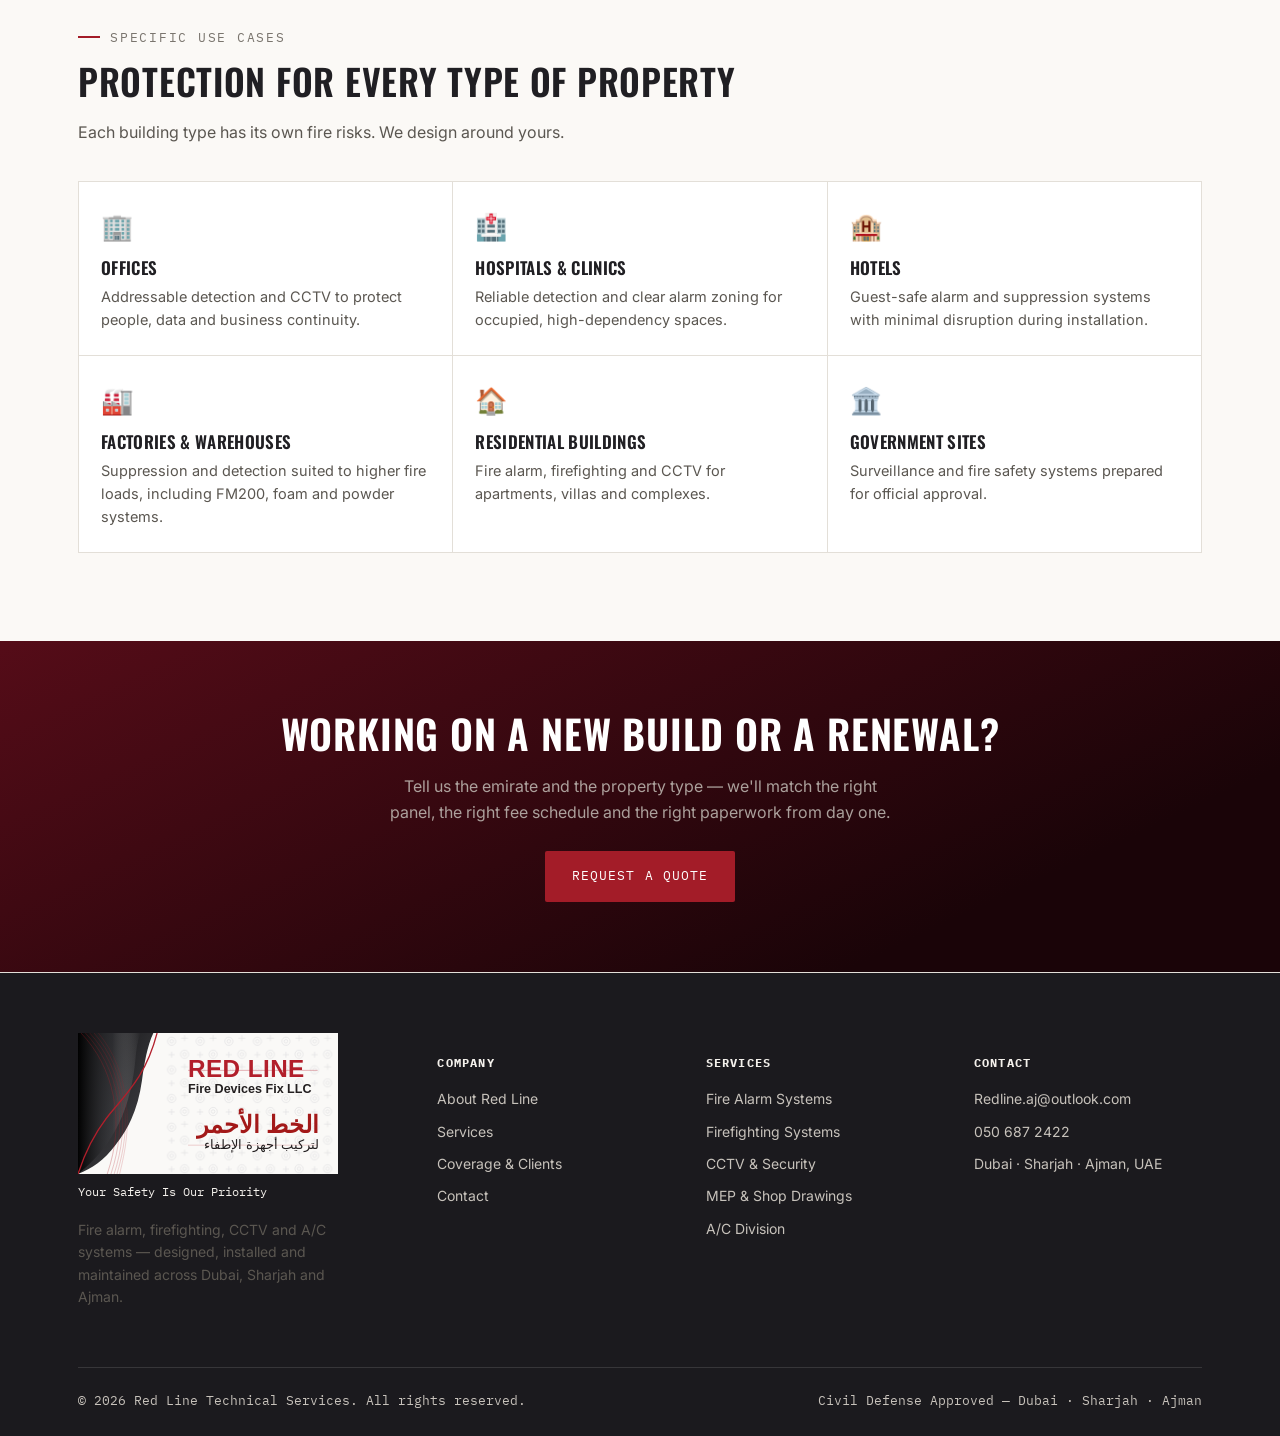
<file: projects.html>
<!DOCTYPE html>
<html lang="en">
<head>
<meta charset="UTF-8">
<meta name="viewport" content="width=device-width, initial-scale=1.0">
<title>Coverage &amp; Clients — Fire Safety Installation &amp; Maintenance Contractor | Red Line</title>
<meta name="description" content="Find Civil Defense approved fire safety installation and maintenance services across Dubai, Sharjah and Ajman for contractors, owners and property managers.">
<meta name="keywords" content="fire alarm systems supplier UAE, fire safety contractor Dubai Sharjah Ajman, Civil Defense approved fire protection, CCTV surveillance installation UAE, emergency response fire systems, fire safety systems UAE">
<link rel="alternate" hreflang="ar" href="projects-ar.html">
<link rel="icon" type="image/png" href="assets/img/flame.png">
<link rel="preconnect" href="https://fonts.googleapis.com">
<link href="https://fonts.googleapis.com/css2?family=Oswald:wght@500;600;700&family=Inter:wght@400;500;600&family=IBM+Plex+Mono:wght@400;500&display=swap" rel="stylesheet">
<link rel="stylesheet" href="assets/css/style.css">
</head>
<body>

<header class="site-header">
  <div class="status-bar">
    <div class="status-inner">
      <span><span class="dot"></span>CIVIL DEFENSE APPROVED — DUBAI · SHARJAH · AJMAN</span>
      <span>SINCE 2010 — 15+ YEARS OF EXPERIENCE</span>
      <span>FIRE ALARM · FIREFIGHTING · CCTV · A/C · MEP SHOP DRAWINGS</span>
      <span>CALL 050 687 2422 FOR EMERGENCY SERVICE</span>
      <span><span class="dot"></span>CIVIL DEFENSE APPROVED — DUBAI · SHARJAH · AJMAN</span>
      <span>SINCE 2010 — 15+ YEARS OF EXPERIENCE</span>
      <span>FIRE ALARM · FIREFIGHTING · CCTV · A/C · MEP SHOP DRAWINGS</span>
      <span>CALL 050 687 2422 FOR EMERGENCY SERVICE</span>
    </div>
  </div>
  <div class="nav-row">
    <a href="index.html" class="brand" aria-label="Red Line Fire Devices Fix LLC">
      <img src="assets/img/brand-theme.svg" alt="Red Line Fire Devices Fix LLC logo">
    </a>
    <div class="nav-inner">
      <nav class="main-nav">
        <ul>
          <li><a href="index.html">Home</a></li>
          <li><a href="services.html">Services</a></li>
          <li><a href="projects.html" class="active">Coverage &amp; Clients</a></li>
          <li><a href="about.html">About</a></li>
          <li><a href="contact.html">Contact</a></li>
          <li class="lang-switch"><a href="projects-ar.html" lang="ar" hreflang="ar">العربية</a></li>
        </ul>
      </nav>
      <div class="nav-cta">
        <a href="contact.html" class="btn btn-primary">Request a Quote</a>
      </div>
    </div>
    <button class="nav-toggle" aria-label="Menu"><span></span><span></span><span></span></button>
  </div>
</header>

<div class="emergency-bar" role="region" aria-label="Emergency contact"><span class="pulse"></span>Fire system fault or emergency? Our team responds 24/7 — <a href="tel:0506872422">Call 050 687 2422</a></div>

<div class="page-head">
  <div class="container">
    <div class="crumb">Home <span>/</span> Coverage &amp; Clients</div>
    <h1>Coverage &amp; Clients</h1>
    <p style="max-width:60ch;font-size:16px;">Since 2010, with 15+ years of licensed, inspected work across the northern emirates.</p>
  </div>
</div>

<section class="section">
  <div class="container">
    <div class="eyebrow">Where We Work</div>
    <h2 style="font-size:clamp(24px,3vw,32px);">Three emirates, one standard</h2>
    <div class="section-banner blueprint" data-reveal>
      <span class="bp-tr"></span><span class="bp-bl"></span>
      <img src="assets/img/corridor.jpg" alt="Building corridor with fire safety systems installed and commissioned">
      <span class="banner-caption">Site coverage — Dubai · Sharjah · Ajman</span>
    </div>
    <div class="coverage-grid">
      <div class="coverage-card" data-reveal>
        <span class="em-code">01</span>
        <h3>Ajman</h3>
        <p>Our home base, with full service coverage for fire alarm, firefighting, CCTV and A/C systems from a Civil Defense approved contractor.</p>
        <span class="badge-ok">Civil Defense Approved</span>
      </div>
      <div class="coverage-card" data-reveal>
        <span class="em-code">02</span>
        <h3>Sharjah</h3>
        <p>Full service coverage across the emirate, with Civil Defense approved installation and maintenance for fire and life-safety systems.</p>
        <span class="badge-ok">Civil Defense Approved</span>
      </div>
      <div class="coverage-card" data-reveal>
        <span class="em-code">03</span>
        <h3>Dubai</h3>
        <p>Design, supply, installation and maintenance for clients across Dubai, with drawings and quotations prepared to Dubai Civil Defense criteria.</p>
        <span class="badge-ok">Civil Defense Approved</span>
      </div>
    </div>
  </div>
</section>

<section class="section section-dark">
  <div class="container">
    <div class="eyebrow" style="color:var(--silver);">Who We Work With</div>
    <h2 style="font-size:clamp(24px,3vw,32px);max-width:24ch;">Real estate, contracting &amp; property management</h2>
    <p style="max-width:60ch;">Our client base spans property developers, real estate offices, general contractors and individual building owners who need a fire and life-safety partner that can move between Civil Defense authorities without missing a clause.</p>
    <div class="sector-grid">
      <div class="sector-chip">Real Estate Developers</div>
      <div class="sector-chip">General Contractors</div>
      <div class="sector-chip">Property Management</div>
      <div class="sector-chip">Building Owners</div>
      <div class="sector-chip">Retail &amp; Commercial</div>
      <div class="sector-chip">Residential Complexes</div>
      <div class="sector-chip">Government Facilities</div>
      <div class="sector-chip">Hospitality</div>
    </div>
  </div>
</section>

<section class="section">
  <div class="container">
    <div class="eyebrow">Our Approach</div>
    <h2 style="font-size:clamp(24px,3vw,32px);">Every project follows the same line</h2>
    <div class="loop-divider"><span>Step</span><div class="ln"></div></div>
    <div style="display:grid;grid-template-columns:repeat(4,1fr);gap:22px;">
      <div class="panel" style="margin-bottom:0;">
        <span class="panel-code">01</span>
        <h3 style="font-size:16px;margin-top:10px;">Site Survey</h3>
        <p style="font-size:14px;">We walk the property, confirm building type and note which emirate's Civil Defense rules apply.</p>
      </div>
      <div class="panel" style="margin-bottom:0;">
        <span class="panel-code">02</span>
        <h3 style="font-size:16px;margin-top:10px;">Quotation</h3>
        <p style="font-size:14px;">A detailed proposal with correct panel labeling, fees and exclusions for that specific emirate.</p>
      </div>
      <div class="panel" style="margin-bottom:0;">
        <span class="panel-code">03</span>
        <h3 style="font-size:16px;margin-top:10px;">Install &amp; Approval</h3>
        <p style="font-size:14px;">Installation, drawing submission and Civil Defense sign-off, coordinated end to end.</p>
      </div>
      <div class="panel" style="margin-bottom:0;">
        <span class="panel-code">04</span>
        <h3 style="font-size:16px;margin-top:10px;">Maintenance</h3>
        <p style="font-size:14px;">Scheduled AMC visits keep every system compliant and ready for the next inspection.</p>
      </div>
    </div>
  </div>
</section>

<section class="section">
  <div class="container">
    <div class="eyebrow">Where We Work</div>
    <h2 style="font-size:clamp(26px,3.2vw,36px);">Typical engagements by sector</h2>
    <p style="max-width:62ch;font-size:16px;">Examples of the projects we deliver for our clients.</p>
    <div class="info-grid">
<div class="info-item" data-reveal><span class="ico">🏢</span><h3>Commercial Fit-Out</h3><p>A fire alarm and CCTV package designed, approved and commissioned alongside the fit-out programme.</p><span class="for-label">Best for: Contractors, consultants</span></div>
<div class="info-item" data-reveal><span class="ico">🏘️</span><h3>Residential Complex</h3><p>Fire alarm upgrade and annual maintenance for a multi-unit building across its Civil Defense renewal cycle.</p><span class="for-label">Best for: Property managers</span></div>
<div class="info-item" data-reveal><span class="ico">🏭</span><h3>Industrial Facility</h3><p>FM200 or foam suppression with detection, installed to protect equipment and stock.</p><span class="for-label">Best for: Factory and warehouse owners</span></div>
    </div>
  </div>
</section>

<section class="section">
  <div class="container">
    <div class="eyebrow">Specific Use Cases</div>
    <h2 style="font-size:clamp(26px,3.2vw,36px);">Protection for every type of property</h2>
    <p style="max-width:62ch;font-size:16px;">Each building type has its own fire risks. We design around yours.</p>
    <div class="info-grid">
<div class="info-item" data-reveal><span class="ico">🏢</span><h3>Offices</h3><p>Addressable detection and CCTV to protect people, data and business continuity.</p></div>
<div class="info-item" data-reveal><span class="ico">🏥</span><h3>Hospitals &amp; Clinics</h3><p>Reliable detection and clear alarm zoning for occupied, high-dependency spaces.</p></div>
<div class="info-item" data-reveal><span class="ico">🏨</span><h3>Hotels</h3><p>Guest-safe alarm and suppression systems with minimal disruption during installation.</p></div>
<div class="info-item" data-reveal><span class="ico">🏭</span><h3>Factories &amp; Warehouses</h3><p>Suppression and detection suited to higher fire loads, including FM200, foam and powder systems.</p></div>
<div class="info-item" data-reveal><span class="ico">🏠</span><h3>Residential Buildings</h3><p>Fire alarm, firefighting and CCTV for apartments, villas and complexes.</p></div>
<div class="info-item" data-reveal><span class="ico">🏛️</span><h3>Government Sites</h3><p>Surveillance and fire safety systems prepared for official approval.</p></div>
    </div>
  </div>
</section>

<section class="cta-band section-maroon">
  <div class="container">
    <h2 style="color:#fff;">Working on a new build or a renewal?</h2>
    <p style="max-width:52ch;margin:0 auto;">Tell us the emirate and the property type — we'll match the right panel, the right fee schedule and the right paperwork from day one.</p>
    <div class="btn-row">
      <a href="contact.html" class="btn btn-primary">Request a Quote</a>
    </div>
  </div>
</section>

<footer class="site-footer">
  <div class="container">
    <div class="footer-grid">
      <div>
        <div class="footer-brand">
          <img src="assets/img/brand-theme.svg" alt="Red Line Fire Devices Fix LLC logo">
          <p class="footer-slogan">Your Safety Is Our Priority</p>
        </div>
        <p style="font-size:14px;max-width:32ch;">Fire alarm, firefighting, CCTV and A/C systems — designed, installed and maintained across Dubai, Sharjah and Ajman.</p>
      </div>
      <div>
        <h5>Company</h5>
        <ul>
          <li><a href="about.html">About Red Line</a></li>
          <li><a href="services.html">Services</a></li>
          <li><a href="projects.html">Coverage &amp; Clients</a></li>
          <li><a href="contact.html">Contact</a></li>
        </ul>
      </div>
      <div>
        <h5>Services</h5>
        <ul>
          <li><a href="services.html#fire-alarm">Fire Alarm Systems</a></li>
          <li><a href="services.html#firefighting">Firefighting Systems</a></li>
          <li><a href="services.html#cctv">CCTV &amp; Security</a></li>
          <li><a href="services.html#mep">MEP &amp; Shop Drawings</a></li>
          <li><a href="services.html#ac">A/C Division</a></li>
        </ul>
      </div>
      <div>
        <h5>Contact</h5>
        <ul>
          <li><a href="mailto:Redline.aj@outlook.com">Redline.aj@outlook.com</a></li>
          <li><a href="tel:0506872422">050 687 2422</a></li>
          <li>Dubai · Sharjah · Ajman, UAE</li>
        </ul>
      </div>
    </div>
    <div class="footer-bottom">
      <span>© 2026 Red Line Technical Services. All rights reserved.</span>
      <span>Civil Defense Approved — Dubai · Sharjah · Ajman</span>
    </div>
  </div>
</footer>

<script src="assets/js/main.js"></script>
</body>
</html>
</file>
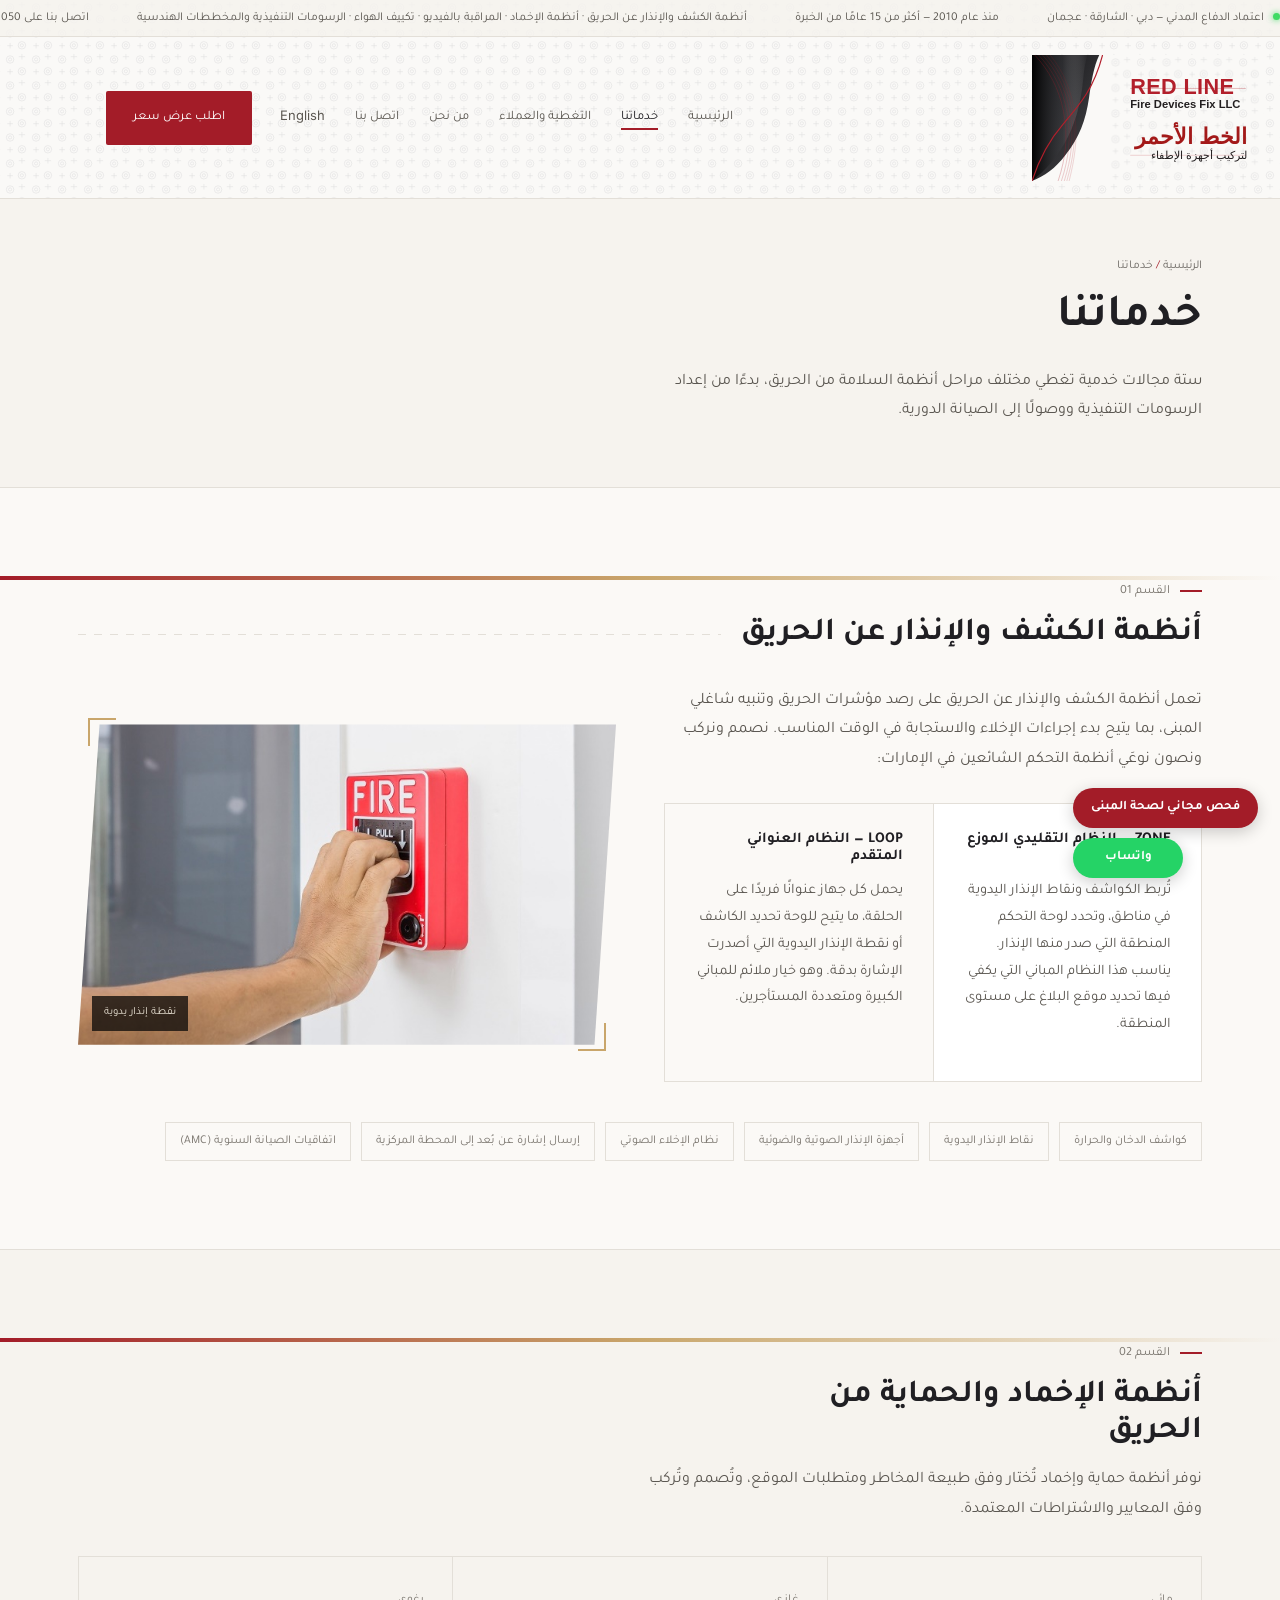
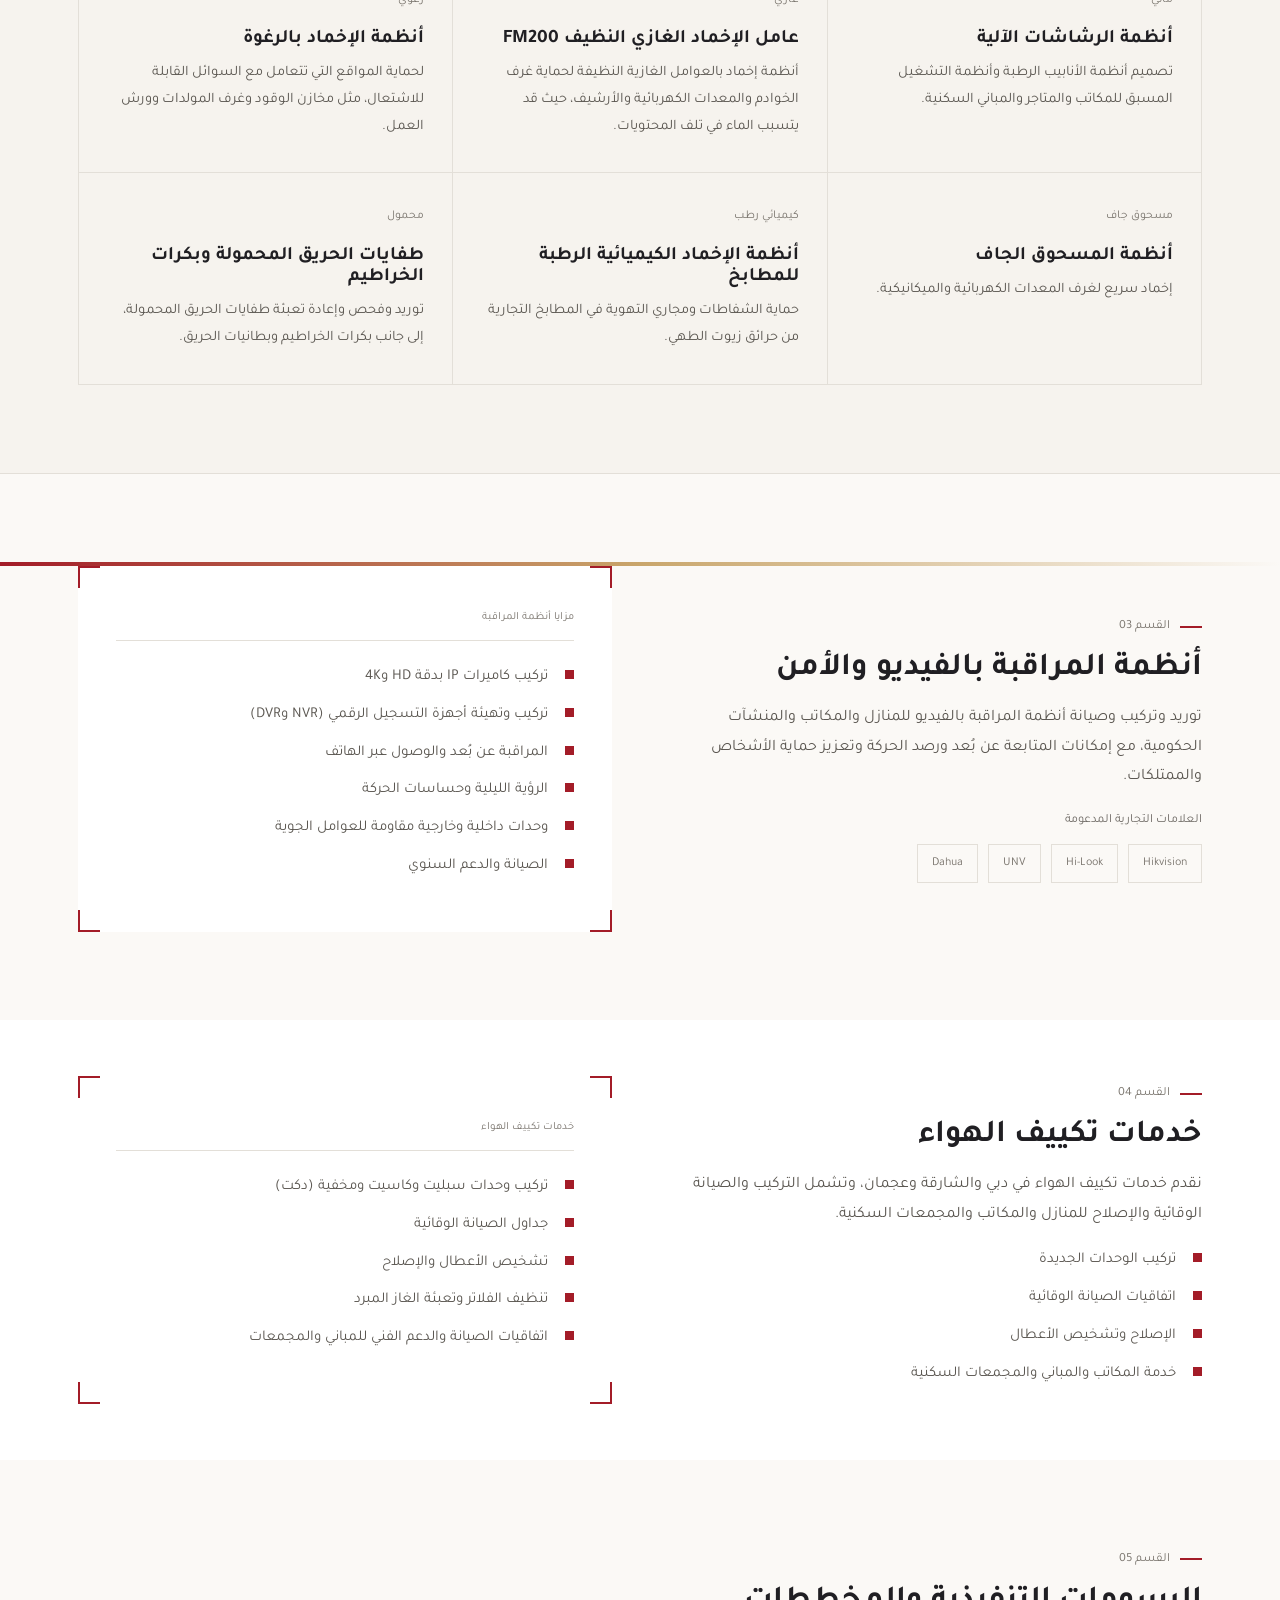
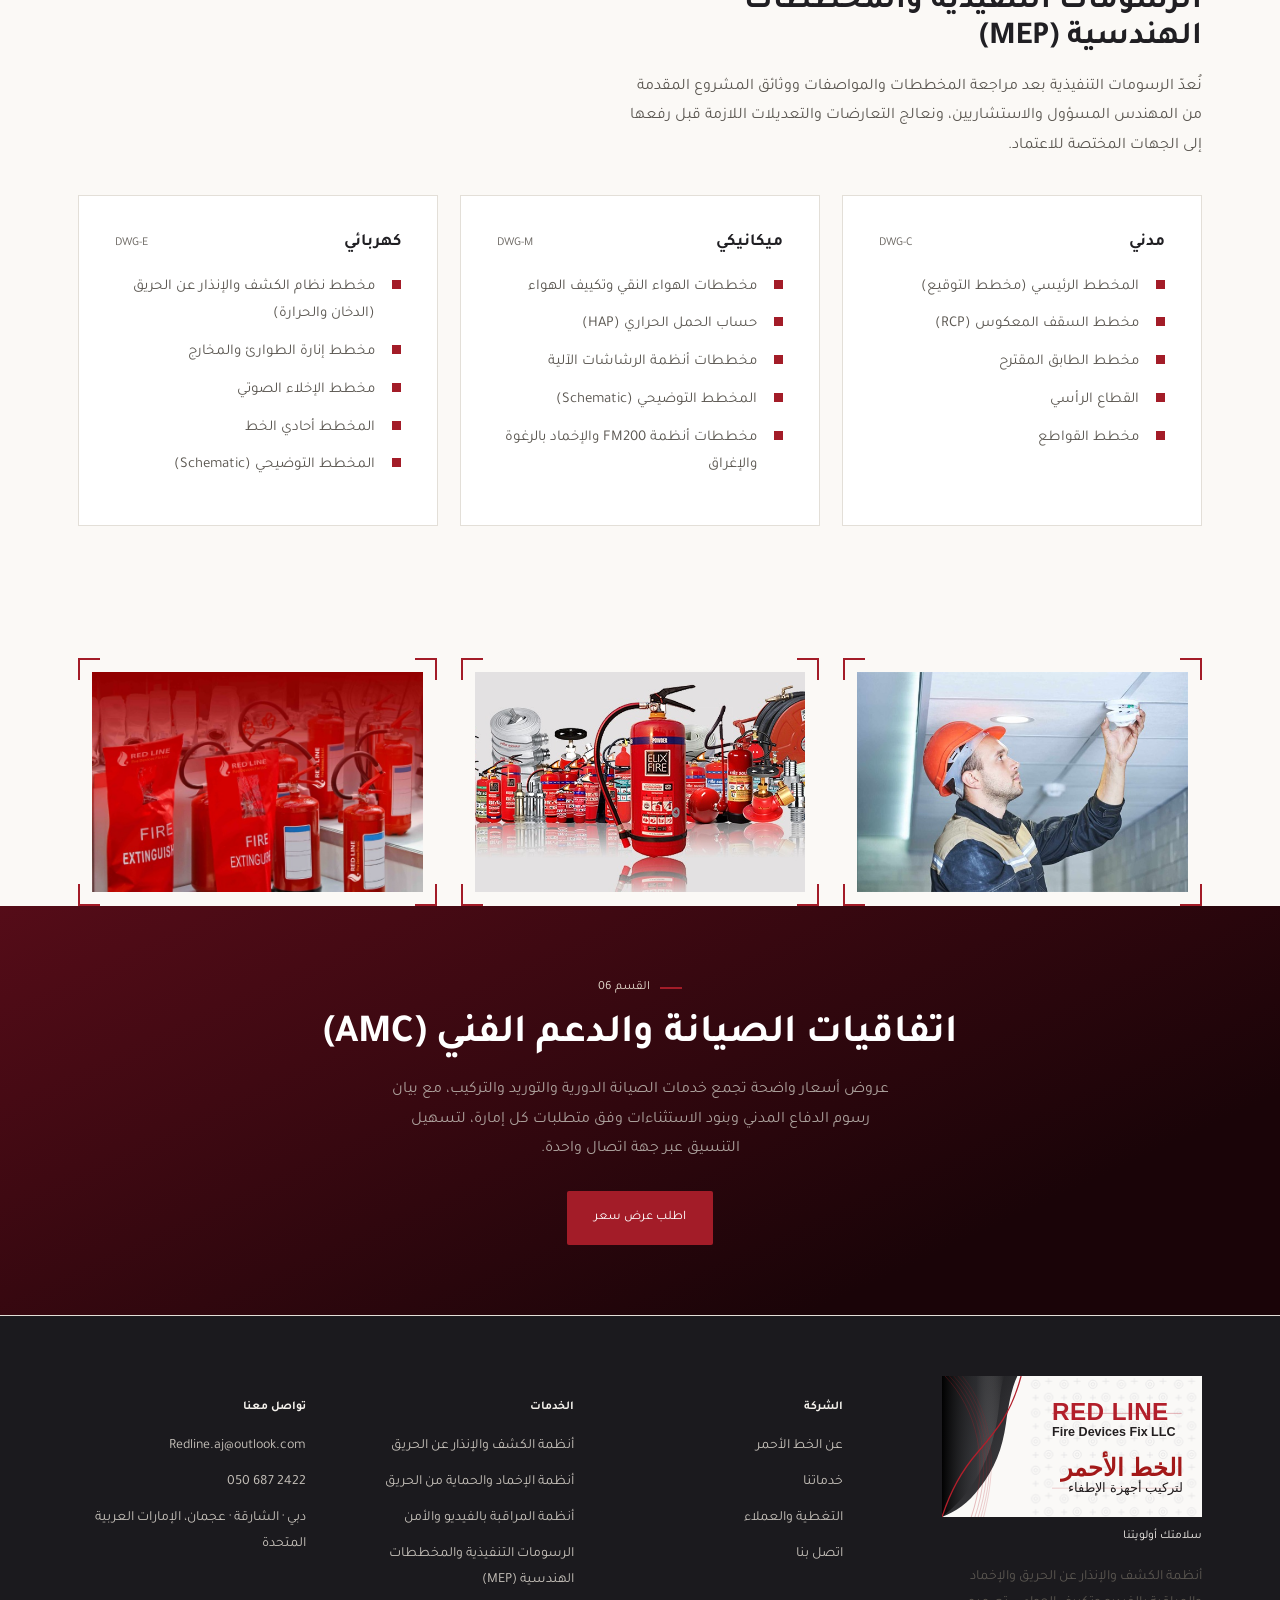
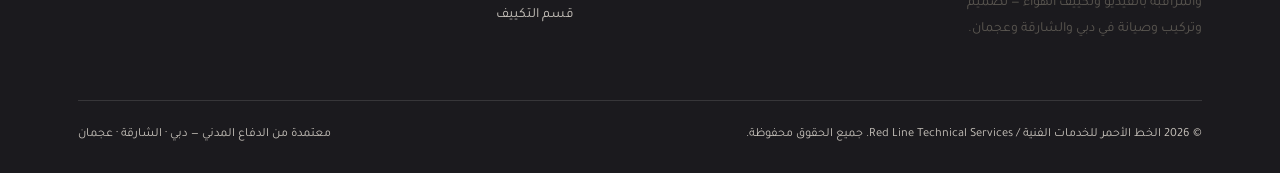
<file: services-ar.html>
<!DOCTYPE html>
<html lang="ar" dir="rtl">
<head>
<meta charset="UTF-8">
<meta name="viewport" content="width=device-width, initial-scale=1.0">
<title>خدمات الخط الأحمر | تركيب وصيانة أنظمة السلامة من الحريق</title>
<meta name="description" content="مقاول تركيب وصيانة معتمد لأنظمة إنذار الحريق والإطفاء والمراقبة بالفيديو والتكييف والرسومات الهندسية في دبي والشارقة وعجمان.">
<link rel="alternate" hreflang="en" href="services.html">
<link rel="icon" type="image/png" href="assets/img/flame.png">
<link rel="preconnect" href="https://fonts.googleapis.com">
<link href="https://fonts.googleapis.com/css2?family=Oswald:wght@500;600;700&family=Inter:wght@400;500;600&family=Tajawal:wght@400;500;700&display=swap" rel="stylesheet">
<link rel="stylesheet" href="assets/css/style.css">
<link rel="stylesheet" href="assets/css/rtl.css">
</head>
<body>

<header class="site-header">
  <div class="status-bar">
    <div class="status-inner">
      <span><span class="dot"></span>اعتماد الدفاع المدني — دبي · الشارقة · عجمان</span>
      <span>منذ عام 2010 — أكثر من 15 عامًا من الخبرة</span>
      <span>أنظمة الكشف والإنذار عن الحريق · أنظمة الإخماد · المراقبة بالفيديو · تكييف الهواء · الرسومات التنفيذية والمخططات الهندسية</span>
      <span>اتصل بنا على 050 687 2422 لخدمات الطوارئ</span>
      <span><span class="dot"></span>اعتماد الدفاع المدني — دبي · الشارقة · عجمان</span>
      <span>منذ عام 2010 — أكثر من 15 عامًا من الخبرة</span>
      <span>أنظمة الكشف والإنذار عن الحريق · أنظمة الإخماد · المراقبة بالفيديو · تكييف الهواء · الرسومات التنفيذية والمخططات الهندسية</span>
      <span>اتصل بنا على 050 687 2422 لخدمات الطوارئ</span>
    </div>
  </div>
  <div class="nav-row">
    <a href="index-ar.html" class="brand" aria-label="الخط الأحمر لإصلاح أجهزة الحريق ذ.م.م">
      <img src="assets/img/brand-theme.svg" alt="شعار الخط الأحمر لإصلاح أجهزة الحريق ذ.م.م">
    </a>
    <div class="nav-inner">
      <nav class="main-nav">
        <ul>
          <li><a href="index-ar.html">الرئيسية</a></li>
          <li><a href="services-ar.html" class="active">خدماتنا</a></li>
          <li><a href="projects-ar.html">التغطية والعملاء</a></li>
          <li><a href="about-ar.html">من نحن</a></li>
          <li><a href="contact-ar.html">اتصل بنا</a></li>
          <li class="lang-switch"><a href="services.html" lang="en" hreflang="en">English</a></li>
        </ul>
      </nav>
      <div class="nav-cta">
        <a href="contact-ar.html" class="btn btn-primary">اطلب عرض سعر</a>
      </div>
    </div>
    <button class="nav-toggle" aria-label="القائمة"><span></span><span></span><span></span></button>
  </div>
</header>

<div class="page-head">
  <div class="container">
    <div class="crumb">الرئيسية <span>/</span> خدماتنا</div>
    <h1>خدماتنا</h1>
    <p style="max-width:60ch;font-size:16px;">ستة مجالات خدمية تغطي مختلف مراحل أنظمة السلامة من الحريق، بدءًا من إعداد الرسومات التنفيذية ووصولًا إلى الصيانة الدورية.</p>
  </div>
</div>

<!-- FIRE ALARM -->
<section class="section" id="fire-alarm">
  <div class="frame-accent-top"></div>
  <div class="container">
    <div class="eyebrow">القسم 01</div>
    <div class="ruled-head">
      <h2 style="font-size:clamp(24px,3vw,32px);">أنظمة الكشف والإنذار عن الحريق</h2>
      <div class="rule"></div>
    </div>

    <div style="display:grid;grid-template-columns:1fr 1fr;gap:48px;align-items:center;margin-bottom:40px;">
      <div>
        <p>تعمل أنظمة الكشف والإنذار عن الحريق على رصد مؤشرات الحريق وتنبيه شاغلي المبنى، بما يتيح بدء إجراءات الإخلاء والاستجابة في الوقت المناسب. نصمم ونركب ونصون نوعَي أنظمة التحكم الشائعين في الإمارات:</p>
        <div class="split-two" style="margin-top:28px;">
          <div>
            <h4>ZONE — النظام التقليدي الموزع على مناطق</h4>
            <p style="font-size:14.5px;">تُربط الكواشف ونقاط الإنذار اليدوية في مناطق، وتحدد لوحة التحكم المنطقة التي صدر منها الإنذار. يناسب هذا النظام المباني التي يكفي فيها تحديد موقع البلاغ على مستوى المنطقة.</p>
          </div>
          <div>
            <h4>LOOP — النظام العنواني المتقدم</h4>
            <p style="font-size:14.5px;">يحمل كل جهاز عنوانًا فريدًا على الحلقة، ما يتيح للوحة تحديد الكاشف أو نقطة الإنذار اليدوية التي أصدرت الإشارة بدقة. وهو خيار ملائم للمباني الكبيرة ومتعددة المستأجرين.</p>
          </div>
        </div>
      </div>
      <div class="diamond-frame">
        <img src="assets/img/callpoint.jpg" alt="جهاز إنذار يدوي للحريق">
        <span class="corner-tag">نقطة إنذار يدوية</span>
      </div>
    </div>

    <div class="pill-row" style="margin-top:10px;">
      <span class="pill">كواشف الدخان والحرارة</span>
      <span class="pill">نقاط الإنذار اليدوية</span>
      <span class="pill">أجهزة الإنذار الصوتية والضوئية</span>
      <span class="pill">نظام الإخلاء الصوتي</span>
      <span class="pill">إرسال إشارة عن بُعد إلى المحطة المركزية</span>
      <span class="pill">اتفاقيات الصيانة السنوية (AMC)</span>
    </div>
  </div>
</section>

<!-- FIREFIGHTING -->
<section class="section section-dark" id="firefighting">
  <div class="frame-accent-top"></div>
  <div class="container">
    <div class="eyebrow" style="color:var(--silver);">القسم 02</div>
    <h2 style="font-size:clamp(24px,3vw,32px);max-width:22ch;">أنظمة الإخماد والحماية من الحريق</h2>
    <p style="max-width:64ch;">نوفر أنظمة حماية وإخماد تُختار وفق طبيعة المخاطر ومتطلبات الموقع، وتُصمم وتُركب وفق المعايير والاشتراطات المعتمدة.</p>

    <div class="zone-grid" style="border-color:var(--line);margin-top:30px;">
      <div class="zone-card" style="background:var(--paper);">
        <span class="zone-id">مائي</span>
        <h3 style="color:var(--silver-light);">أنظمة الرشاشات الآلية</h3>
        <p style="color:var(--text-muted);">تصميم أنظمة الأنابيب الرطبة وأنظمة التشغيل المسبق للمكاتب والمتاجر والمباني السكنية.</p>
      </div>
      <div class="zone-card" style="background:var(--paper);">
        <span class="zone-id">غازي</span>
        <h3 style="color:var(--silver-light);">عامل الإخماد الغازي النظيف FM200</h3>
        <p style="color:var(--text-muted);">أنظمة إخماد بالعوامل الغازية النظيفة لحماية غرف الخوادم والمعدات الكهربائية والأرشيف، حيث قد يتسبب الماء في تلف المحتويات.</p>
      </div>
      <div class="zone-card" style="background:var(--paper);">
        <span class="zone-id">رغوي</span>
        <h3 style="color:var(--silver-light);">أنظمة الإخماد بالرغوة</h3>
        <p style="color:var(--text-muted);">لحماية المواقع التي تتعامل مع السوائل القابلة للاشتعال، مثل مخازن الوقود وغرف المولدات وورش العمل.</p>
      </div>
      <div class="zone-card" style="background:var(--paper);">
        <span class="zone-id">مسحوق جاف</span>
        <h3 style="color:var(--silver-light);">أنظمة المسحوق الجاف</h3>
        <p style="color:var(--text-muted);">إخماد سريع لغرف المعدات الكهربائية والميكانيكية.</p>
      </div>
      <div class="zone-card" style="background:var(--paper);">
        <span class="zone-id">كيميائي رطب</span>
        <h3 style="color:var(--silver-light);">أنظمة الإخماد الكيميائية الرطبة للمطابخ</h3>
        <p style="color:var(--text-muted);">حماية الشفاطات ومجاري التهوية في المطابخ التجارية من حرائق زيوت الطهي.</p>
      </div>
      <div class="zone-card" style="background:var(--paper);">
        <span class="zone-id">محمول</span>
        <h3 style="color:var(--silver-light);">طفايات الحريق المحمولة وبكرات الخراطيم</h3>
        <p style="color:var(--text-muted);">توريد وفحص وإعادة تعبئة طفايات الحريق المحمولة، إلى جانب بكرات الخراطيم وبطانيات الحريق.</p>
      </div>
    </div>
  </div>
</section>

<!-- CCTV -->
<section class="section" id="cctv">
  <div class="frame-accent-top"></div>
  <div class="container">
    <div style="display:grid;grid-template-columns:1fr 1fr;gap:56px;align-items:center;">
      <div>
        <div class="eyebrow">القسم 03</div>
        <h2 style="font-size:clamp(24px,3vw,32px);">أنظمة المراقبة بالفيديو والأمن</h2>
        <p>توريد وتركيب وصيانة أنظمة المراقبة بالفيديو للمنازل والمكاتب والمنشآت الحكومية، مع إمكانات المتابعة عن بُعد ورصد الحركة وتعزيز حماية الأشخاص والممتلكات.</p>
        <p style="font-family:var(--mono);font-size:12.5px;letter-spacing:.04em;color:var(--grey);text-transform:uppercase;">العلامات التجارية المدعومة</p>
        <div class="pill-row">
          <span class="pill">Hikvision</span>
          <span class="pill">Hi-Look</span>
          <span class="pill">UNV</span>
          <span class="pill">Dahua</span>
        </div>
      </div>
      <div class="blueprint" style="background:var(--paper-2);">
        <span class="bp-tr"></span><span class="bp-bl"></span>
        <div style="padding:28px 24px;">
          <div style="font-family:var(--mono);font-size:11px;letter-spacing:.12em;color:var(--silver);text-transform:uppercase;margin-bottom:22px;border-bottom:1px solid var(--line);padding-bottom:12px;">مزايا أنظمة المراقبة</div>
          <ul class="tick-list">
            <li>تركيب كاميرات IP بدقة HD و4K</li>
            <li>تركيب وتهيئة أجهزة التسجيل الرقمي (NVR وDVR)</li>
            <li>المراقبة عن بُعد والوصول عبر الهاتف</li>
            <li>الرؤية الليلية وحساسات الحركة</li>
            <li>وحدات داخلية وخارجية مقاومة للعوامل الجوية</li>
            <li>الصيانة والدعم السنوي</li>
          </ul>
        </div>
      </div>
    </div>
  </div>
</section>

<!-- A/C -->
<section class="section section-tight" id="ac" style="background:var(--paper-2);">
  <div class="container">
    <div style="display:grid;grid-template-columns:1fr 1fr;gap:56px;align-items:center;">
      <div class="blueprint" style="background:var(--paper-2);order:2;">
        <span class="bp-tr"></span><span class="bp-bl"></span>
        <div style="padding:28px 24px;">
          <div style="font-family:var(--mono);font-size:11px;letter-spacing:.12em;color:var(--silver);text-transform:uppercase;margin-bottom:22px;border-bottom:1px solid var(--line);padding-bottom:12px;">خدمات تكييف الهواء</div>
          <ul class="tick-list">
            <li>تركيب وحدات سبليت وكاسيت ومخفية (دكت)</li>
            <li>جداول الصيانة الوقائية</li>
            <li>تشخيص الأعطال والإصلاح</li>
            <li>تنظيف الفلاتر وتعبئة الغاز المبرد</li>
            <li>اتفاقيات الصيانة والدعم الفني للمباني والمجمعات</li>
          </ul>
        </div>
      </div>
      <div style="order:1;">
        <div class="eyebrow">القسم 04</div>
        <h2 style="font-size:clamp(24px,3vw,32px);">خدمات تكييف الهواء</h2>
        <p>نقدم خدمات تكييف الهواء في دبي والشارقة وعجمان، وتشمل التركيب والصيانة الوقائية والإصلاح للمنازل والمكاتب والمجمعات السكنية.</p>
        <ul class="tick-list">
          <li>تركيب الوحدات الجديدة</li>
          <li>اتفاقيات الصيانة الوقائية</li>
          <li>الإصلاح وتشخيص الأعطال</li>
          <li>خدمة المكاتب والمباني والمجمعات السكنية</li>
        </ul>
      </div>
    </div>
  </div>
</section>

<!-- MEP -->
<section class="section" id="mep">
  <div class="container">
    <div class="eyebrow">القسم 05</div>
    <h2 style="font-size:clamp(24px,3vw,32px);max-width:26ch;">الرسومات التنفيذية والمخططات الهندسية (MEP)</h2>
    <p style="max-width:64ch;">نُعدّ الرسومات التنفيذية بعد مراجعة المخططات والمواصفات ووثائق المشروع المقدمة من المهندس المسؤول والاستشاريين، ونعالج التعارضات والتعديلات اللازمة قبل رفعها إلى الجهات المختصة للاعتماد.</p>

    <div style="display:grid;grid-template-columns:repeat(3,1fr);gap:22px;margin-top:34px;">
      <div class="panel" style="margin-bottom:0;">
        <div class="panel-head"><h3 style="font-size:17px;">مدني</h3><span class="panel-code">DWG-C</span></div>
        <ul class="tick-list">
          <li>المخطط الرئيسي (مخطط التوقيع)</li>
          <li>مخطط السقف المعكوس (RCP)</li>
          <li>مخطط الطابق المقترح</li>
          <li>القطاع الرأسي</li>
          <li>مخطط القواطع</li>
        </ul>
      </div>
      <div class="panel" style="margin-bottom:0;">
        <div class="panel-head"><h3 style="font-size:17px;">ميكانيكي</h3><span class="panel-code">DWG-M</span></div>
        <ul class="tick-list">
          <li>مخططات الهواء النقي وتكييف الهواء</li>
          <li>حساب الحمل الحراري (HAP)</li>
          <li>مخططات أنظمة الرشاشات الآلية</li>
          <li>المخطط التوضيحي (Schematic)</li>
          <li>مخططات أنظمة FM200 والإخماد بالرغوة والإغراق</li>
        </ul>
      </div>
      <div class="panel" style="margin-bottom:0;">
        <div class="panel-head"><h3 style="font-size:17px;">كهربائي</h3><span class="panel-code">DWG-E</span></div>
        <ul class="tick-list">
          <li>مخطط نظام الكشف والإنذار عن الحريق (الدخان والحرارة)</li>
          <li>مخطط إنارة الطوارئ والمخارج</li>
          <li>مخطط الإخلاء الصوتي</li>
          <li>المخطط أحادي الخط</li>
          <li>المخطط التوضيحي (Schematic)</li>
        </ul>
      </div>
    </div>
  </div>
</section>

<!-- VISUAL STRIP -->
<section class="section section-tight" style="padding-top:0;padding-bottom:0;">
  <div class="container">
    <div class="vis-strip">
      <div class="blueprint" data-reveal>
        <span class="bp-tr"></span><span class="bp-bl"></span>
        <img src="assets/img/hero-install.jpg" alt="فني من الخط الأحمر يركب نظامًا للحماية من الحريق">
      </div>
      <div class="blueprint" data-reveal>
        <span class="bp-tr"></span><span class="bp-bl"></span>
        <img src="assets/img/equipment-lineup.jpg" alt="معدات السلامة من الحريق جاهزة للتركيب">
      </div>
      <div class="blueprint" data-reveal>
        <span class="bp-tr"></span><span class="bp-bl"></span>
        <img src="assets/img/redline-shelf.jpg" alt="طفايات حريق محمولة جاهزة للتوريد">
      </div>
    </div>
  </div>
</section>

<!-- AMC -->
<section class="cta-band section-maroon" id="amc">
  <div class="container">
    <div class="eyebrow" style="justify-content:center;color:var(--silver-on-dark);">القسم 06</div>
    <h2 style="color:#fff;">اتفاقيات الصيانة والدعم الفني (AMC)</h2>
    <p style="max-width:56ch;margin:0 auto;">عروض أسعار واضحة تجمع خدمات الصيانة الدورية والتوريد والتركيب، مع بيان رسوم الدفاع المدني وبنود الاستثناءات وفق متطلبات كل إمارة، لتسهيل التنسيق عبر جهة اتصال واحدة.</p>
    <div class="btn-row">
      <a href="contact-ar.html" class="btn btn-primary">اطلب عرض سعر</a>
    </div>
  </div>
</section>

<footer class="site-footer">
  <div class="container">
    <div class="footer-grid">
      <div>
        <div class="footer-brand">
          <img src="assets/img/brand-theme.svg" alt="شعار الخط الأحمر لإصلاح أجهزة الحريق ذ.م.م">
          <p class="footer-slogan">سلامتك أولويتنا</p>
        </div>
        <p style="font-size:14px;max-width:32ch;">أنظمة الكشف والإنذار عن الحريق والإخماد والمراقبة بالفيديو وتكييف الهواء — تصميم وتركيب وصيانة في دبي والشارقة وعجمان.</p>
      </div>
      <div>
        <h5>الشركة</h5>
        <ul>
          <li><a href="about-ar.html">عن الخط الأحمر</a></li>
          <li><a href="services-ar.html">خدماتنا</a></li>
          <li><a href="projects-ar.html">التغطية والعملاء</a></li>
          <li><a href="contact-ar.html">اتصل بنا</a></li>
        </ul>
      </div>
      <div>
        <h5>الخدمات</h5>
        <ul>
          <li><a href="services-ar.html#fire-alarm">أنظمة الكشف والإنذار عن الحريق</a></li>
          <li><a href="services-ar.html#firefighting">أنظمة الإخماد والحماية من الحريق</a></li>
          <li><a href="services-ar.html#cctv">أنظمة المراقبة بالفيديو والأمن</a></li>
          <li><a href="services-ar.html#mep">الرسومات التنفيذية والمخططات الهندسية (MEP)</a></li>
          <li><a href="services-ar.html#ac">قسم التكييف</a></li>
        </ul>
      </div>
      <div>
        <h5>تواصل معنا</h5>
        <ul>
          <li><a href="mailto:Redline.aj@outlook.com">Redline.aj@outlook.com</a></li>
          <li><a href="tel:0506872422">050 687 2422</a></li>
          <li>دبي · الشارقة · عجمان، الإمارات العربية المتحدة</li>
        </ul>
      </div>
    </div>
    <div class="footer-bottom">
      <span>© 2026 الخط الأحمر للخدمات الفنية / Red Line Technical Services. جميع الحقوق محفوظة.</span>
      <span>معتمدة من الدفاع المدني — دبي · الشارقة · عجمان</span>
    </div>
  </div>
</footer>

<script src="assets/js/main.js"></script>
</body>
</html>
</file>
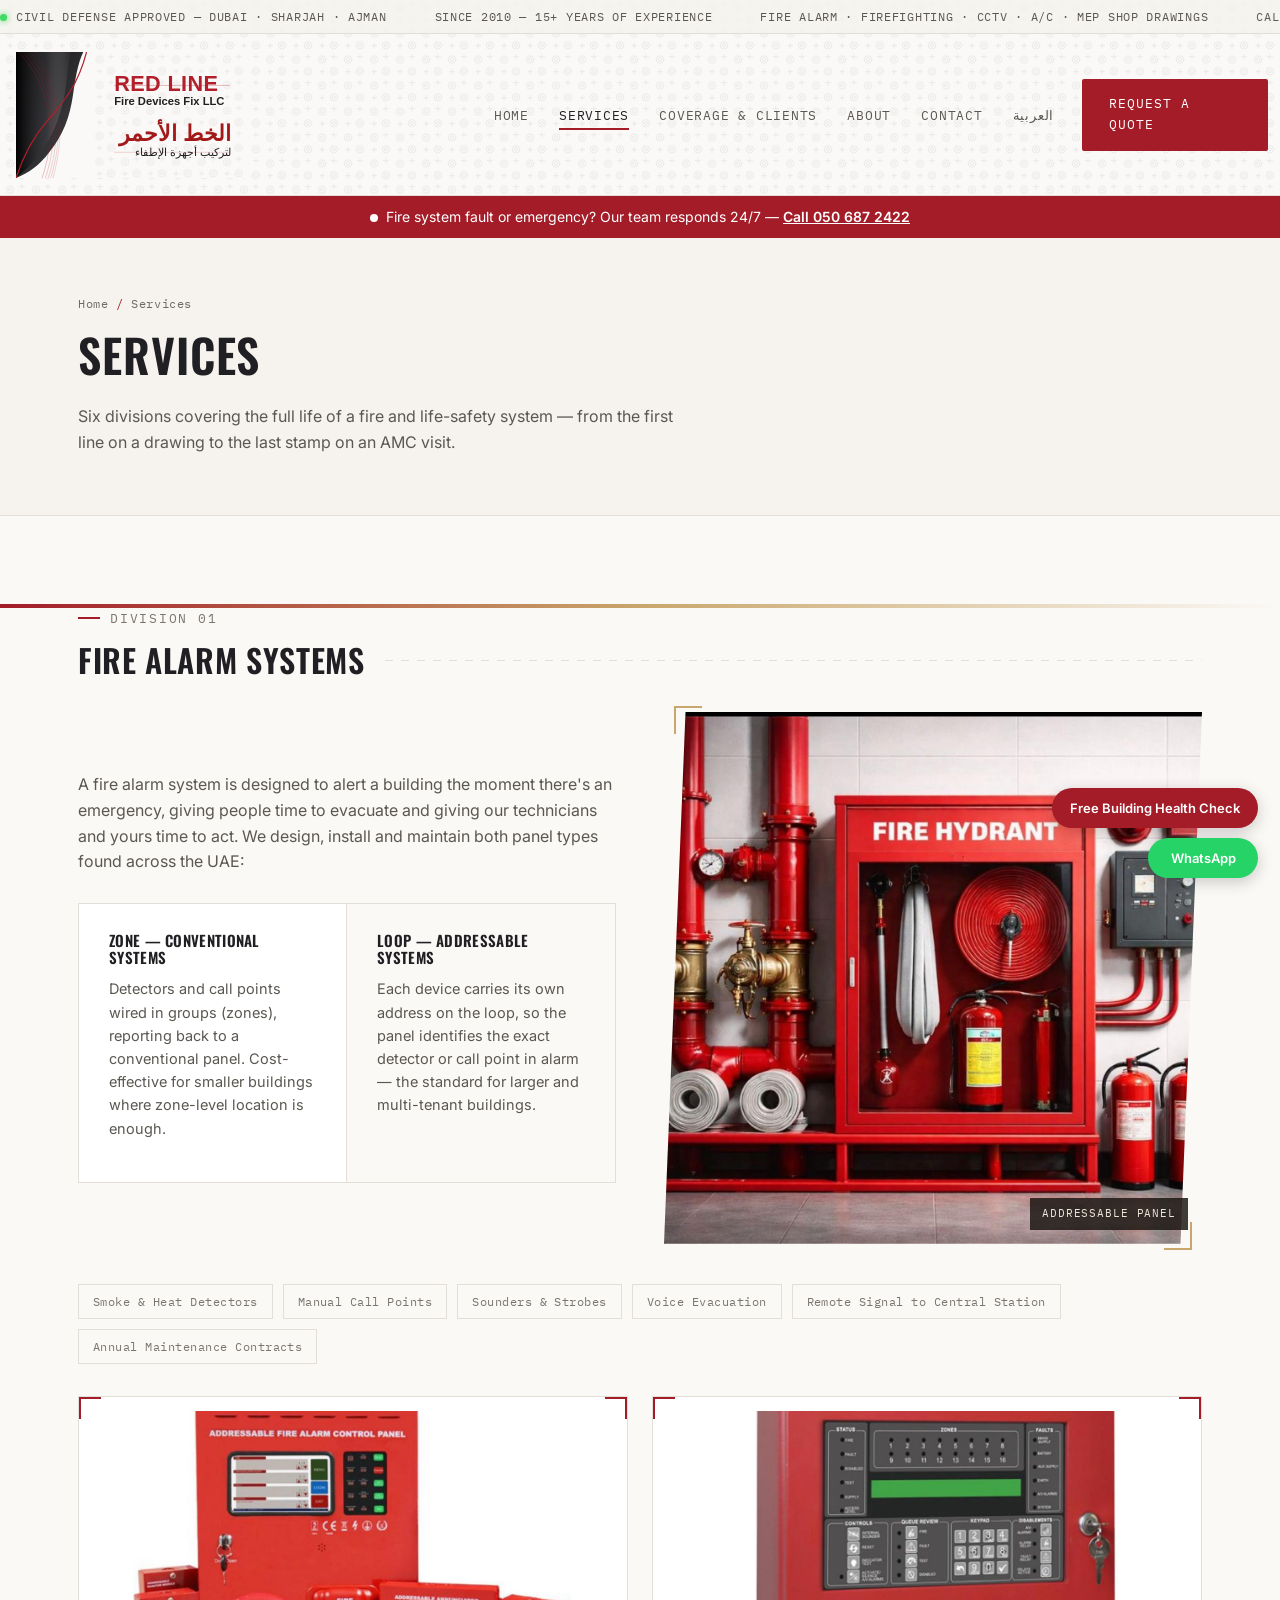
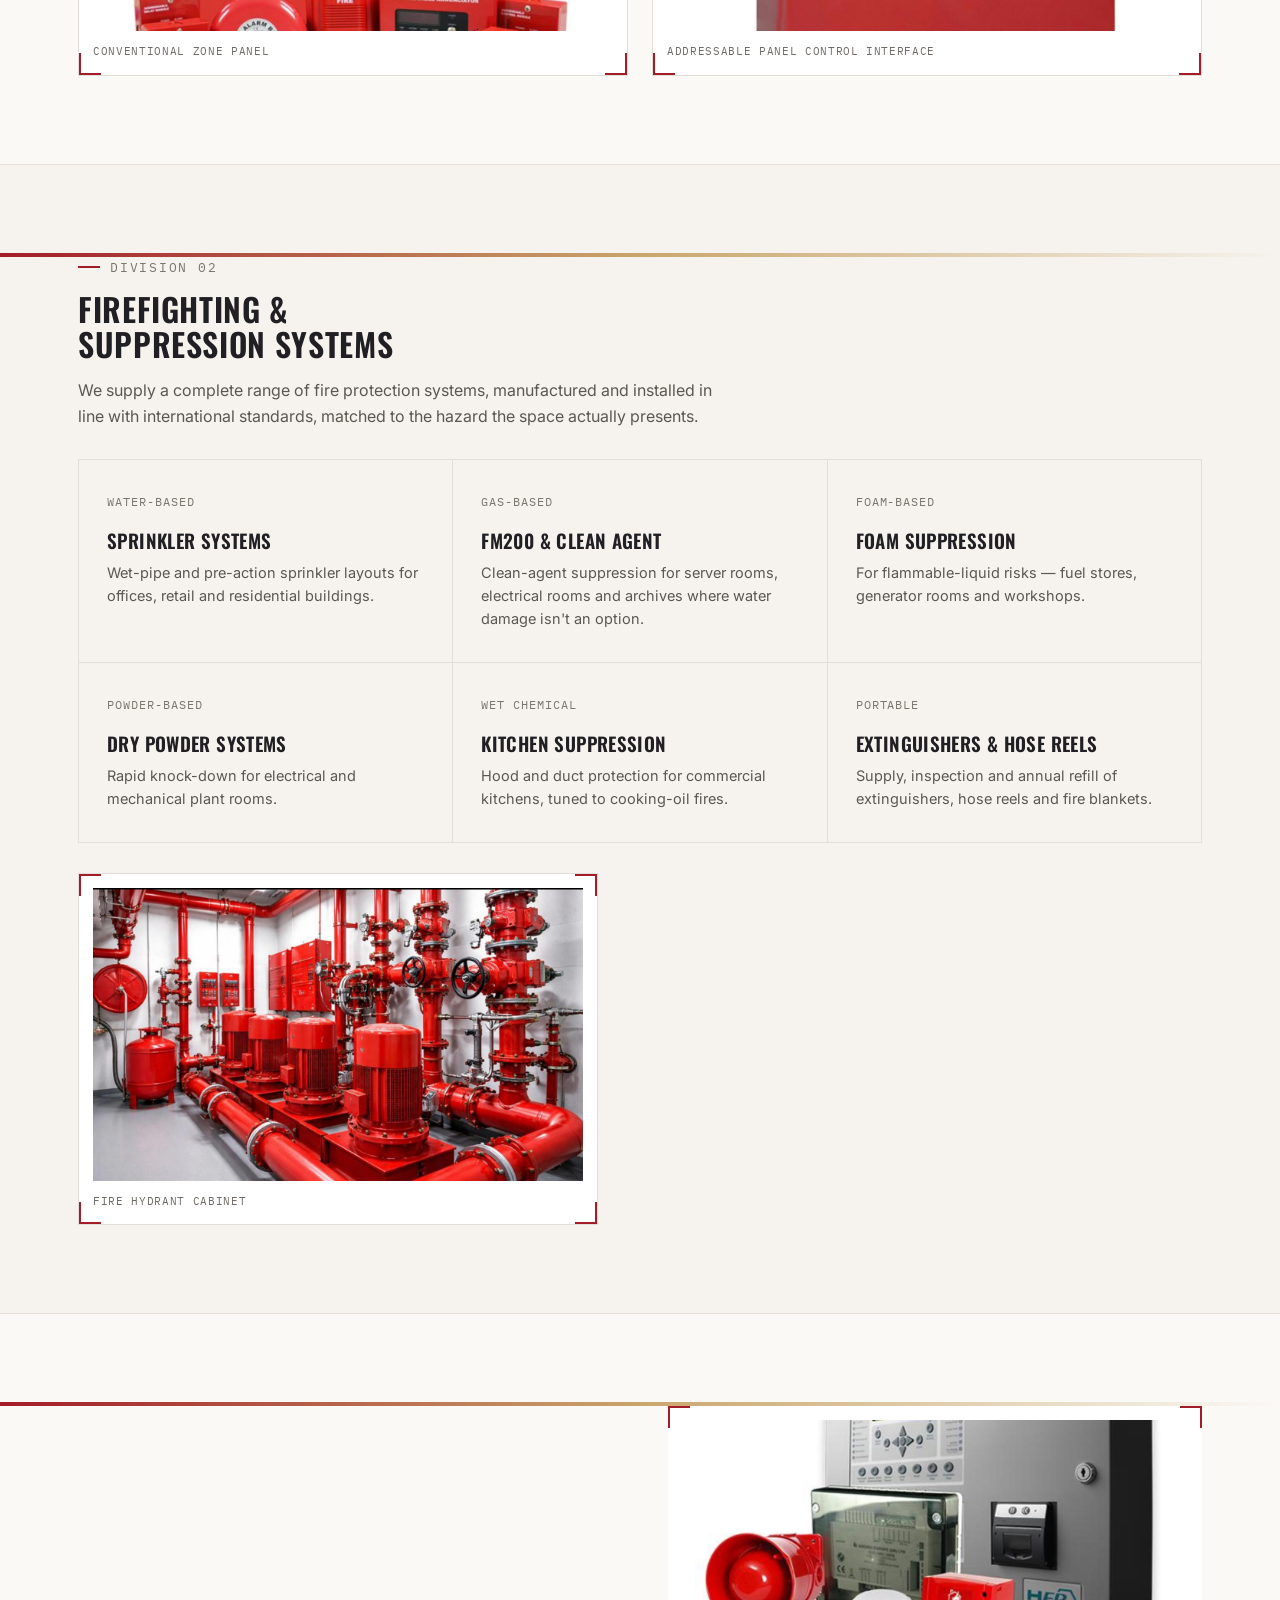
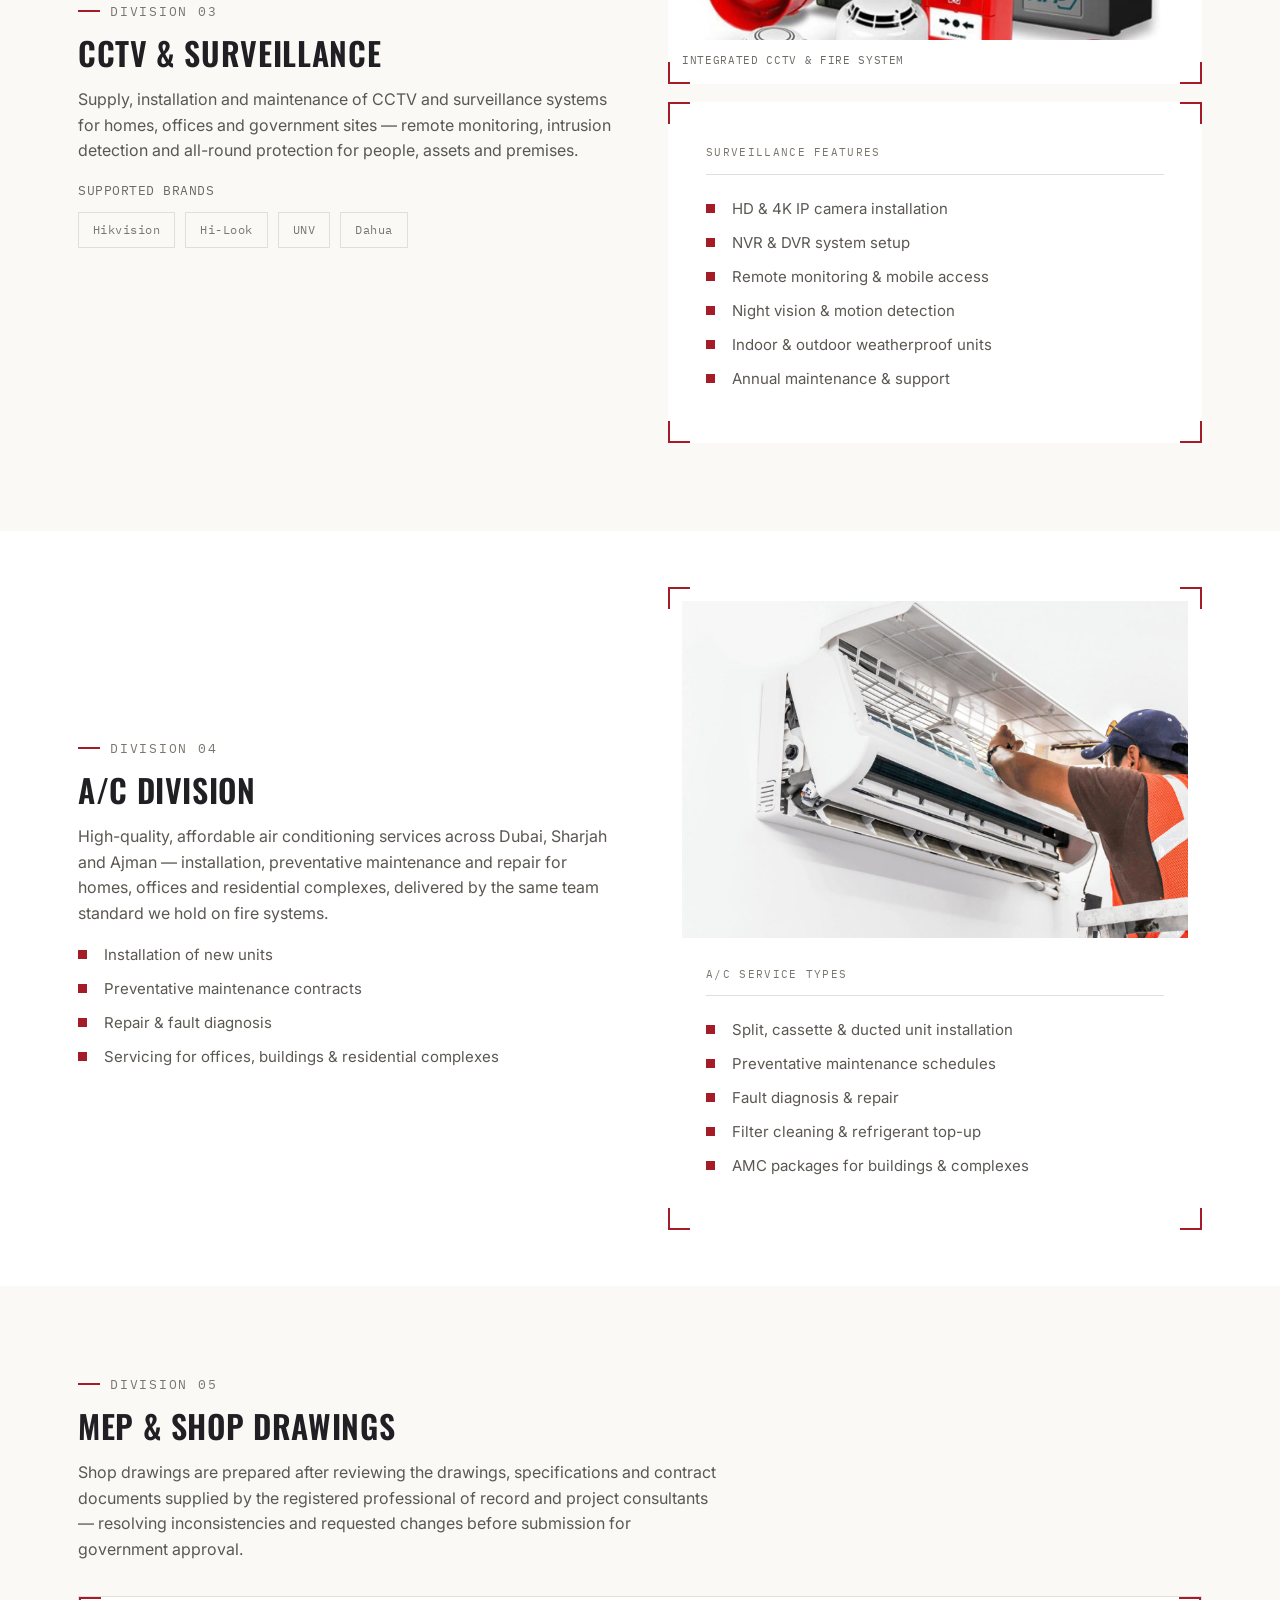
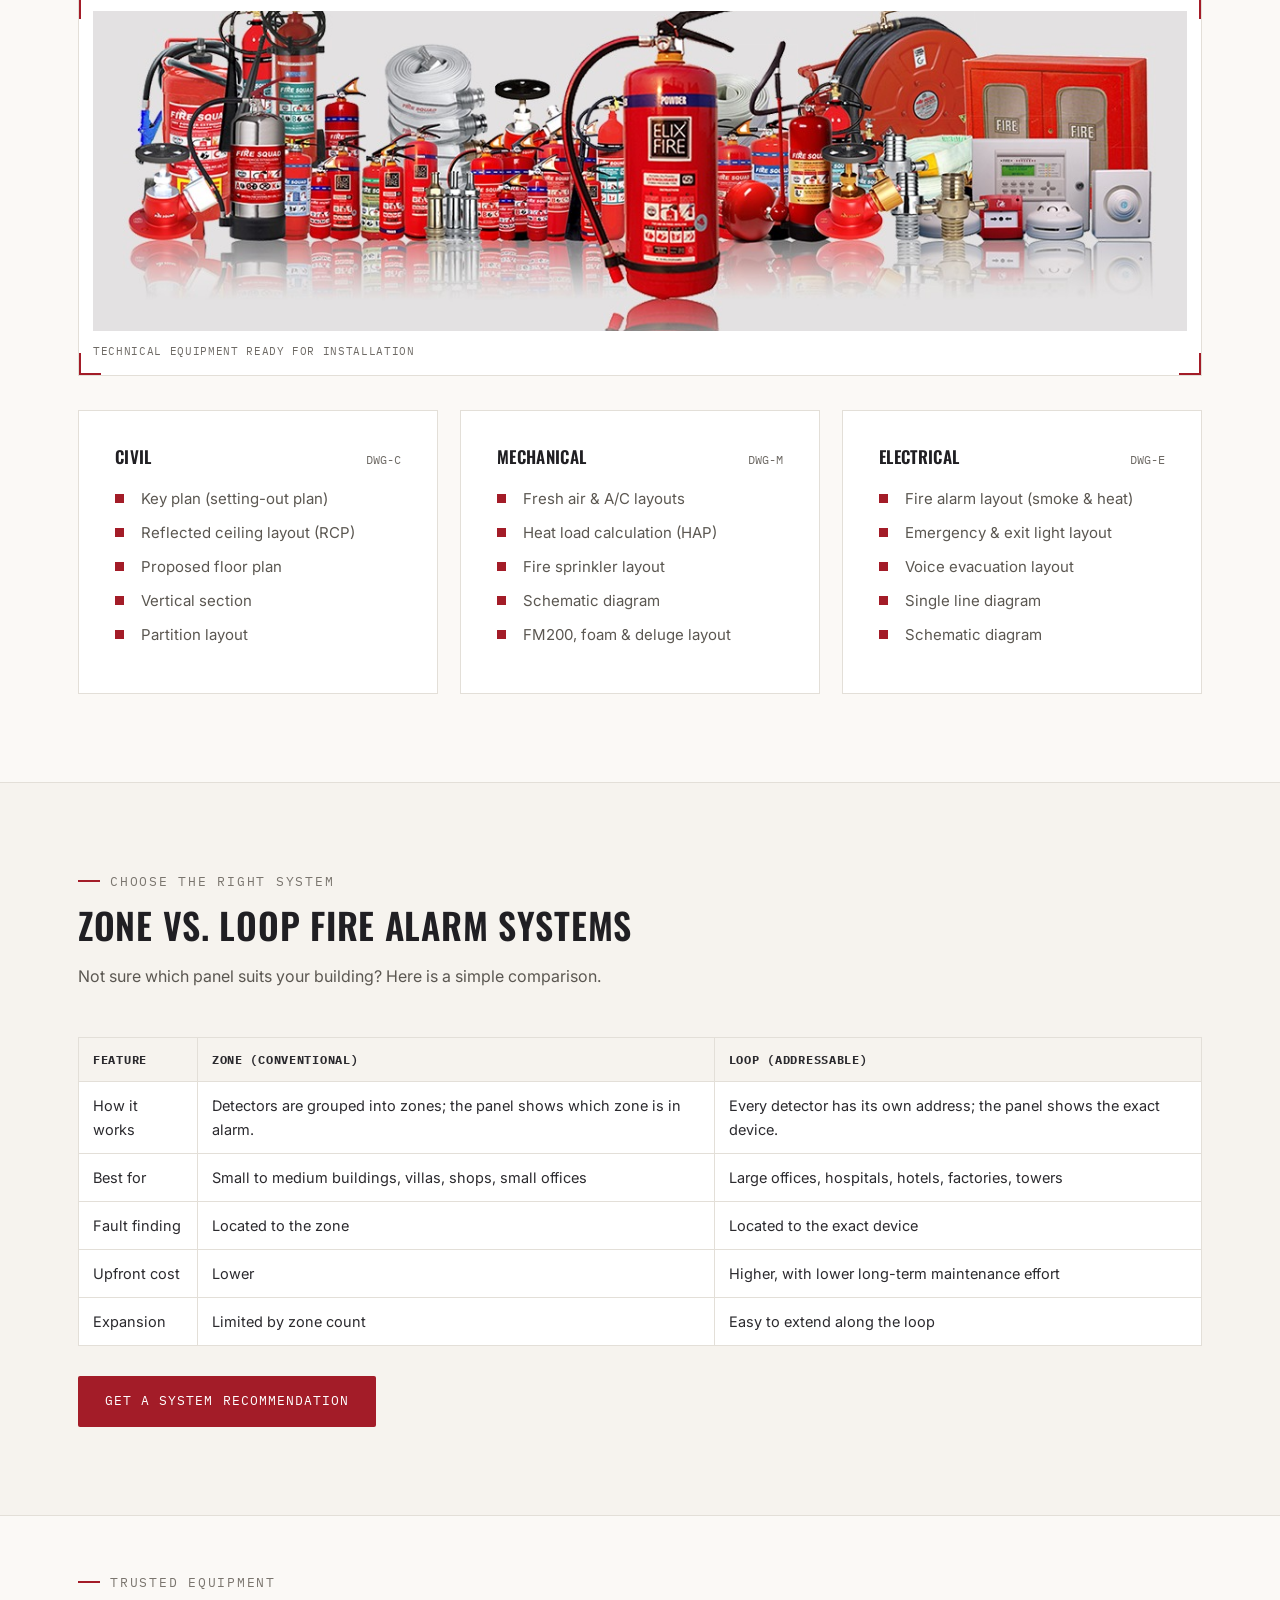
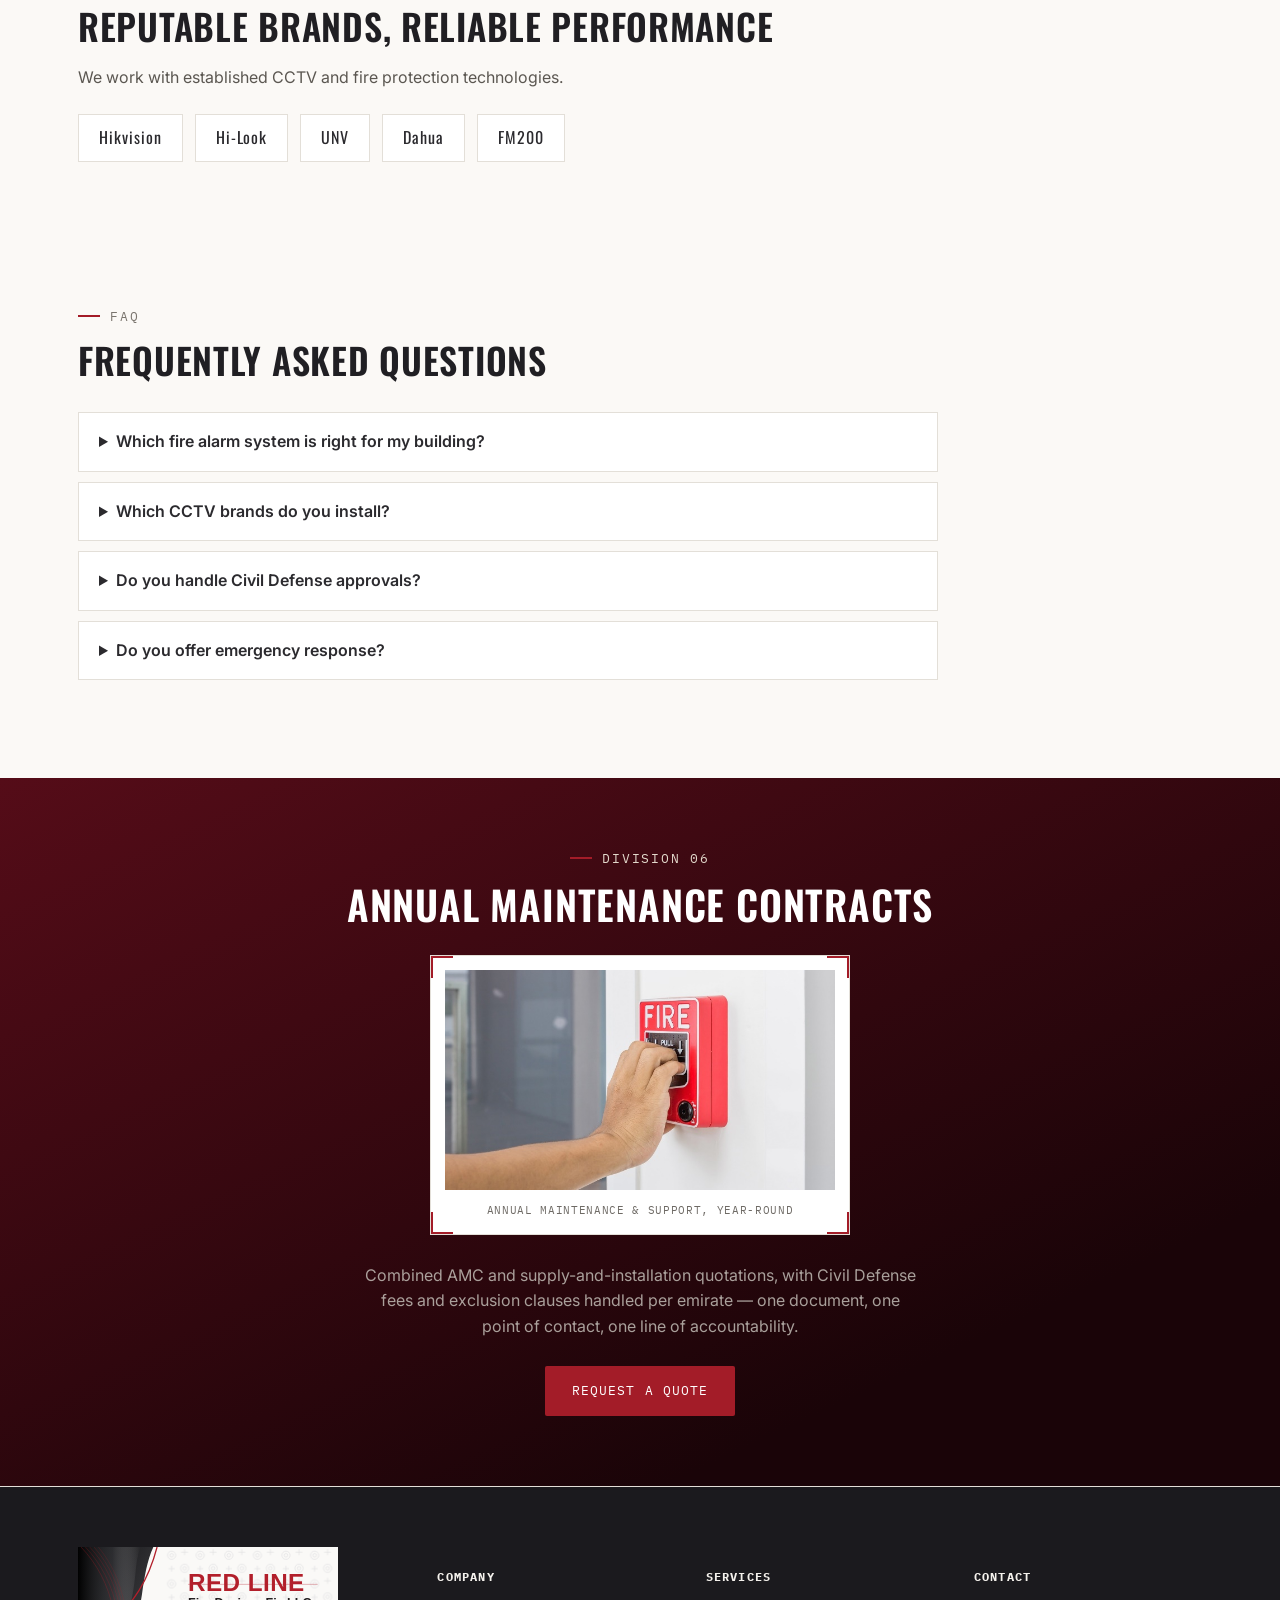
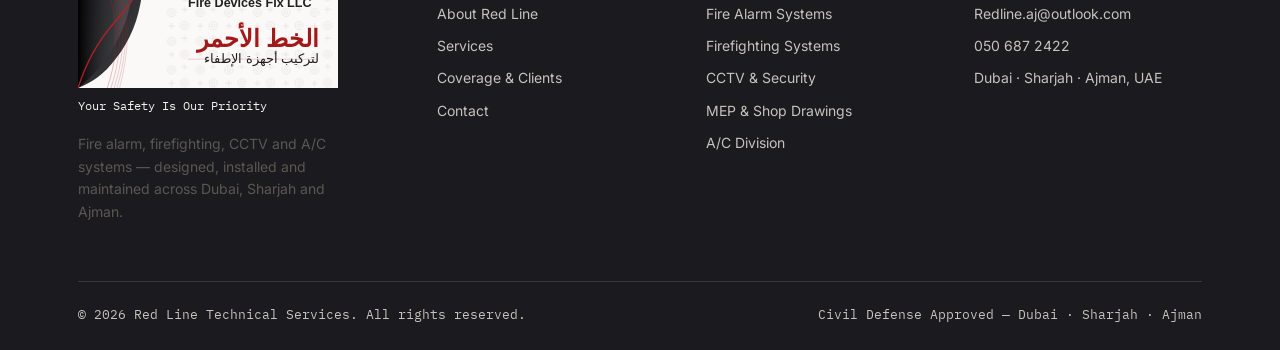
<file: services.html>
<!DOCTYPE html>
<html lang="en">
<head>
<meta charset="UTF-8">
<meta name="viewport" content="width=device-width, initial-scale=1.0">
<title>Fire Alarm, Firefighting &amp; CCTV Installation and Maintenance | Red Line Technical Services</title>
<meta name="description" content="Installation and maintenance contractor for Civil Defense approved fire alarm, firefighting, CCTV, A/C and MEP services in Dubai, Sharjah and Ajman.">
<meta name="keywords" content="fire alarm systems supplier UAE, fire safety contractor Dubai Sharjah Ajman, Civil Defense approved fire protection, CCTV surveillance installation UAE, emergency response fire systems, fire safety systems UAE">
<link rel="alternate" hreflang="ar" href="services-ar.html">
<link rel="icon" type="image/png" href="assets/img/flame.png">
<link rel="preconnect" href="https://fonts.googleapis.com">
<link href="https://fonts.googleapis.com/css2?family=Oswald:wght@500;600;700&family=Inter:wght@400;500;600&family=IBM+Plex+Mono:wght@400;500&display=swap" rel="stylesheet">
<link rel="stylesheet" href="assets/css/style.css">
</head>
<body>

<header class="site-header">
  <div class="status-bar">
    <div class="status-inner">
      <span><span class="dot"></span>CIVIL DEFENSE APPROVED — DUBAI · SHARJAH · AJMAN</span>
      <span>SINCE 2010 — 15+ YEARS OF EXPERIENCE</span>
      <span>FIRE ALARM · FIREFIGHTING · CCTV · A/C · MEP SHOP DRAWINGS</span>
      <span>CALL 050 687 2422 FOR EMERGENCY SERVICE</span>
      <span><span class="dot"></span>CIVIL DEFENSE APPROVED — DUBAI · SHARJAH · AJMAN</span>
      <span>SINCE 2010 — 15+ YEARS OF EXPERIENCE</span>
      <span>FIRE ALARM · FIREFIGHTING · CCTV · A/C · MEP SHOP DRAWINGS</span>
      <span>CALL 050 687 2422 FOR EMERGENCY SERVICE</span>
    </div>
  </div>
  <div class="nav-row">
    <a href="index.html" class="brand" aria-label="Red Line Fire Devices Fix LLC">
      <img src="assets/img/brand-theme.svg" alt="Red Line Fire Devices Fix LLC logo">
    </a>
    <div class="nav-inner">
      <nav class="main-nav">
        <ul>
          <li><a href="index.html">Home</a></li>
          <li><a href="services.html" class="active">Services</a></li>
          <li><a href="projects.html">Coverage &amp; Clients</a></li>
          <li><a href="about.html">About</a></li>
          <li><a href="contact.html">Contact</a></li>
          <li class="lang-switch"><a href="services-ar.html" lang="ar" hreflang="ar">العربية</a></li>
        </ul>
      </nav>
      <div class="nav-cta">
        <a href="contact.html" class="btn btn-primary">Request a Quote</a>
      </div>
    </div>
    <button class="nav-toggle" aria-label="Menu"><span></span><span></span><span></span></button>
  </div>
</header>

<div class="emergency-bar" role="region" aria-label="Emergency contact"><span class="pulse"></span>Fire system fault or emergency? Our team responds 24/7 — <a href="tel:0506872422">Call 050 687 2422</a></div>

<div class="page-head">
  <div class="container">
    <div class="crumb">Home <span>/</span> Services</div>
    <h1>Services</h1>
    <p style="max-width:60ch;font-size:16px;">Six divisions covering the full life of a fire and life-safety system — from the first line on a drawing to the last stamp on an AMC visit.</p>
  </div>
</div>

<!-- FIRE ALARM -->
<section class="section" id="fire-alarm">
  <div class="frame-accent-top"></div>
  <div class="container">
    <div class="eyebrow">Division 01</div>
    <div class="ruled-head">
      <h2 style="font-size:clamp(24px,3vw,32px);">Fire Alarm Systems</h2>
      <div class="rule"></div>
    </div>

    <div style="display:grid;grid-template-columns:1fr 1fr;gap:48px;align-items:center;margin-bottom:40px;">
      <div>
        <p>A fire alarm system is designed to alert a building the moment there's an emergency, giving people time to evacuate and giving our technicians and yours time to act. We design, install and maintain both panel types found across the UAE:</p>
        <div class="split-two" style="margin-top:28px;">
          <div>
            <h4>ZONE — Conventional Systems</h4>
            <p style="font-size:14.5px;">Detectors and call points wired in groups (zones), reporting back to a conventional panel. Cost-effective for smaller buildings where zone-level location is enough.</p>
          </div>
          <div>
            <h4>LOOP — Addressable Systems</h4>
            <p style="font-size:14.5px;">Each device carries its own address on the loop, so the panel identifies the exact detector or call point in alarm — the standard for larger and multi-tenant buildings.</p>
          </div>
        </div>
      </div>
      <div class="diamond-frame">
        <img src="assets/img/WhatsApp Image 2026-10-04 at 2.38.30 PM (1) - Copy.jpeg" alt="Professional fire alarm system with addressable control panel and multi-zone display">
        <span class="corner-tag">Addressable Panel</span>
      </div>
    </div>

    <div class="pill-row" style="margin-top:10px;">
      <span class="pill">Smoke &amp; Heat Detectors</span>
      <span class="pill">Manual Call Points</span>
      <span class="pill">Sounders &amp; Strobes</span>
      <span class="pill">Voice Evacuation</span>
      <span class="pill">Remote Signal to Central Station</span>
      <span class="pill">Annual Maintenance Contracts</span>
    </div>

    <div class="vis-strip" style="margin-top:32px;grid-template-columns:repeat(2,1fr);" aria-label="Fire alarm panel gallery">
      <figure class="blueprint" data-reveal style="margin:0;border:1px solid var(--line);background:var(--paper-2);">
        <span class="bp-tr"></span><span class="bp-bl"></span>
        <img src="assets/img/WhatsApp Image 2026-10-04 at 2.38.30 PM (2) - Copy.jpeg" alt="Conventional zone-based fire alarm panel with zone mapping">
        <figcaption style="padding:12px 0 0;font-family:var(--mono);font-size:11px;letter-spacing:.06em;text-transform:uppercase;color:var(--grey);">Conventional Zone Panel</figcaption>
      </figure>
      <figure class="blueprint" data-reveal style="margin:0;border:1px solid var(--line);background:var(--paper-2);">
        <span class="bp-tr"></span><span class="bp-bl"></span>
        <img src="assets/img/WhatsApp Image 2026-10-04 at 2.38.30 PM (6).jpeg" alt="Control panel keyboard and interface for fire alarm system operation">
        <figcaption style="padding:12px 0 0;font-family:var(--mono);font-size:11px;letter-spacing:.06em;text-transform:uppercase;color:var(--grey);">Addressable Panel Control Interface</figcaption>
      </figure>
    </div>
  </div>
</section>

<!-- FIREFIGHTING -->
<section class="section section-dark" id="firefighting">
  <div class="frame-accent-top"></div>
  <div class="container">
    <div class="eyebrow" style="color:var(--silver);">Division 02</div>
    <h2 style="font-size:clamp(24px,3vw,32px);max-width:22ch;">Firefighting &amp; Suppression Systems</h2>
    <p style="max-width:64ch;">We supply a complete range of fire protection systems, manufactured and installed in line with international standards, matched to the hazard the space actually presents.</p>

    <div class="zone-grid" style="border-color:var(--line);margin-top:30px;">
      <div class="zone-card" style="background:var(--paper);">
        <span class="zone-id">WATER-BASED</span>
        <h3 style="color:var(--silver-light);">Sprinkler Systems</h3>
        <p style="color:var(--text-muted);">Wet-pipe and pre-action sprinkler layouts for offices, retail and residential buildings.</p>
      </div>
      <div class="zone-card" style="background:var(--paper);">
        <span class="zone-id">GAS-BASED</span>
        <h3 style="color:var(--silver-light);">FM200 &amp; Clean Agent</h3>
        <p style="color:var(--text-muted);">Clean-agent suppression for server rooms, electrical rooms and archives where water damage isn't an option.</p>
      </div>
      <div class="zone-card" style="background:var(--paper);">
        <span class="zone-id">FOAM-BASED</span>
        <h3 style="color:var(--silver-light);">Foam Suppression</h3>
        <p style="color:var(--text-muted);">For flammable-liquid risks — fuel stores, generator rooms and workshops.</p>
      </div>
      <div class="zone-card" style="background:var(--paper);">
        <span class="zone-id">POWDER-BASED</span>
        <h3 style="color:var(--silver-light);">Dry Powder Systems</h3>
        <p style="color:var(--text-muted);">Rapid knock-down for electrical and mechanical plant rooms.</p>
      </div>
      <div class="zone-card" style="background:var(--paper);">
        <span class="zone-id">WET CHEMICAL</span>
        <h3 style="color:var(--silver-light);">Kitchen Suppression</h3>
        <p style="color:var(--text-muted);">Hood and duct protection for commercial kitchens, tuned to cooking-oil fires.</p>
      </div>
      <div class="zone-card" style="background:var(--paper);">
        <span class="zone-id">PORTABLE</span>
        <h3 style="color:var(--silver-light);">Extinguishers &amp; Hose Reels</h3>
        <p style="color:var(--text-muted);">Supply, inspection and annual refill of extinguishers, hose reels and fire blankets.</p>
      </div>
    </div>
    <div style="margin-top:30px;max-width:520px;">
      <figure class="blueprint" data-reveal style="margin:0;border:1px solid var(--line);background:var(--paper-2);">
        <span class="bp-tr"></span><span class="bp-bl"></span>
        <img src="assets/img/WhatsApp Image 2026-10-04 at 2.38.30 PM.jpeg" alt="Fire hydrant cabinet with hose, nozzle, and emergency equipment">
        <figcaption style="padding:12px 0 0;font-family:var(--mono);font-size:11px;letter-spacing:.06em;text-transform:uppercase;color:var(--grey);">Fire hydrant cabinet</figcaption>
      </figure>
    </div>
  </div>
</section>

<!-- CCTV -->
<section class="section" id="cctv">
  <div class="frame-accent-top"></div>
  <div class="container">
    <div style="display:grid;grid-template-columns:1fr 1fr;gap:56px;align-items:center;">
      <div>
        <div class="eyebrow">Division 03</div>
        <h2 style="font-size:clamp(24px,3vw,32px);">CCTV &amp; Surveillance</h2>
        <p>Supply, installation and maintenance of CCTV and surveillance systems for homes, offices and government sites — remote monitoring, intrusion detection and all-round protection for people, assets and premises.</p>
        <p style="font-family:var(--mono);font-size:12.5px;letter-spacing:.04em;color:var(--grey);text-transform:uppercase;">Supported brands</p>
        <div class="pill-row">
          <span class="pill">Hikvision</span>
          <span class="pill">Hi-Look</span>
          <span class="pill">UNV</span>
          <span class="pill">Dahua</span>
        </div>
      </div>
      <div>
        <figure class="blueprint" data-reveal style="margin:0;background:var(--paper-2);">
          <span class="bp-tr"></span><span class="bp-bl"></span>
          <img src="assets/img/WhatsApp Image 2026-10-04 at 2.38.30 PM (3) - Copy.jpeg" alt="CCTV camera installation with integrated fire alarm control system" style="width:100%;height:220px;object-fit:cover;display:block;">
          <figcaption style="padding:12px 0 0;font-family:var(--mono);font-size:11px;letter-spacing:.06em;text-transform:uppercase;color:var(--grey);">Integrated CCTV &amp; Fire System</figcaption>
        </figure>
        <div class="blueprint" style="margin-top:18px;background:var(--paper-2);">
          <span class="bp-tr"></span><span class="bp-bl"></span>
          <div style="padding:28px 24px;">
            <div style="font-family:var(--mono);font-size:11px;letter-spacing:.12em;color:var(--silver);text-transform:uppercase;margin-bottom:22px;border-bottom:1px solid var(--line);padding-bottom:12px;">Surveillance Features</div>
            <ul class="tick-list">
              <li>HD &amp; 4K IP camera installation</li>
              <li>NVR &amp; DVR system setup</li>
              <li>Remote monitoring &amp; mobile access</li>
              <li>Night vision &amp; motion detection</li>
              <li>Indoor &amp; outdoor weatherproof units</li>
              <li>Annual maintenance &amp; support</li>
            </ul>
          </div>
        </div>
      </div>
    </div>
  </div>
</section>

<!-- A/C -->
<section class="section section-tight" id="ac" style="background:var(--paper-2);">
  <div class="container">
    <div style="display:grid;grid-template-columns:1fr 1fr;gap:56px;align-items:center;">
      <div class="blueprint" style="background:var(--paper-2);order:2;">
        <span class="bp-tr"></span><span class="bp-bl"></span>
        <img src="assets/img/ac-tech.jpeg" alt="A/C technician servicing an air conditioning unit">
        <div style="padding:28px 24px;">
          <div style="font-family:var(--mono);font-size:11px;letter-spacing:.12em;color:var(--silver);text-transform:uppercase;margin-bottom:22px;border-bottom:1px solid var(--line);padding-bottom:12px;">A/C Service Types</div>
          <ul class="tick-list">
            <li>Split, cassette &amp; ducted unit installation</li>
            <li>Preventative maintenance schedules</li>
            <li>Fault diagnosis &amp; repair</li>
            <li>Filter cleaning &amp; refrigerant top-up</li>
            <li>AMC packages for buildings &amp; complexes</li>
          </ul>
        </div>
      </div>
      <div style="order:1;">
        <div class="eyebrow">Division 04</div>
        <h2 style="font-size:clamp(24px,3vw,32px);">A/C Division</h2>
        <p>High-quality, affordable air conditioning services across Dubai, Sharjah and Ajman — installation, preventative maintenance and repair for homes, offices and residential complexes, delivered by the same team standard we hold on fire systems.</p>
        <ul class="tick-list">
          <li>Installation of new units</li>
          <li>Preventative maintenance contracts</li>
          <li>Repair &amp; fault diagnosis</li>
          <li>Servicing for offices, buildings &amp; residential complexes</li>
        </ul>
      </div>
    </div>
  </div>
</section>

<!-- MEP -->
<section class="section" id="mep">
  <div class="container">
    <div class="eyebrow">Division 05</div>
    <h2 style="font-size:clamp(24px,3vw,32px);max-width:26ch;">MEP &amp; Shop Drawings</h2>
    <p style="max-width:64ch;">Shop drawings are prepared after reviewing the drawings, specifications and contract documents supplied by the registered professional of record and project consultants — resolving inconsistencies and requested changes before submission for government approval.</p>

    <figure class="blueprint" data-reveal style="margin:34px 0 0;border:1px solid var(--line);background:var(--paper-2);">
      <span class="bp-tr"></span><span class="bp-bl"></span>
      <img src="assets/img/equipment-lineup.jpg" alt="Fire protection equipment lineup, inspected and ready for installation" style="width:100%;max-height:320px;object-fit:cover;display:block;">
      <figcaption style="padding:12px 0 0;font-family:var(--mono);font-size:11px;letter-spacing:.06em;text-transform:uppercase;color:var(--grey);">Technical equipment ready for installation</figcaption>
    </figure>

    <div style="display:grid;grid-template-columns:repeat(3,1fr);gap:22px;margin-top:34px;">
      <div class="panel" style="margin-bottom:0;">
        <div class="panel-head"><h3 style="font-size:17px;">Civil</h3><span class="panel-code">DWG-C</span></div>
        <ul class="tick-list">
          <li>Key plan (setting-out plan)</li>
          <li>Reflected ceiling layout (RCP)</li>
          <li>Proposed floor plan</li>
          <li>Vertical section</li>
          <li>Partition layout</li>
        </ul>
      </div>
      <div class="panel" style="margin-bottom:0;">
        <div class="panel-head"><h3 style="font-size:17px;">Mechanical</h3><span class="panel-code">DWG-M</span></div>
        <ul class="tick-list">
          <li>Fresh air &amp; A/C layouts</li>
          <li>Heat load calculation (HAP)</li>
          <li>Fire sprinkler layout</li>
          <li>Schematic diagram</li>
          <li>FM200, foam &amp; deluge layout</li>
        </ul>
      </div>
      <div class="panel" style="margin-bottom:0;">
        <div class="panel-head"><h3 style="font-size:17px;">Electrical</h3><span class="panel-code">DWG-E</span></div>
        <ul class="tick-list">
          <li>Fire alarm layout (smoke &amp; heat)</li>
          <li>Emergency &amp; exit light layout</li>
          <li>Voice evacuation layout</li>
          <li>Single line diagram</li>
          <li>Schematic diagram</li>
        </ul>
      </div>
    </div>
  </div>
</section>

<!-- AMC -->
<section class="section section-dark">
  <div class="container">
    <div class="eyebrow">Choose the Right System</div>
    <h2 style="font-size:clamp(26px,3.2vw,36px);">Zone vs. Loop fire alarm systems</h2>
    <p style="max-width:62ch;font-size:16px;">Not sure which panel suits your building? Here is a simple comparison.</p>
    <div class="table-scroll"><table class="compare-table">
      <thead><tr><th>Feature</th><th>Zone (Conventional)</th><th>Loop (Addressable)</th></tr></thead>
      <tbody>
        <tr><td>How it works</td><td>Detectors are grouped into zones; the panel shows which zone is in alarm.</td><td>Every detector has its own address; the panel shows the exact device.</td></tr>
        <tr><td>Best for</td><td>Small to medium buildings, villas, shops, small offices</td><td>Large offices, hospitals, hotels, factories, towers</td></tr>
        <tr><td>Fault finding</td><td>Located to the zone</td><td>Located to the exact device</td></tr>
        <tr><td>Upfront cost</td><td>Lower</td><td>Higher, with lower long-term maintenance effort</td></tr>
        <tr><td>Expansion</td><td>Limited by zone count</td><td>Easy to extend along the loop</td></tr>
      </tbody>
    </table></div>
    <div class="hero-actions"><a href="contact.html" class="btn btn-primary">Get a System Recommendation</a></div>
  </div>
</section>

<section class="section section-tight">
  <div class="container">
    <div class="eyebrow">Trusted Equipment</div>
    <h2 style="font-size:clamp(26px,3.2vw,36px);">Reputable brands, reliable performance</h2>
    <p style="max-width:62ch;font-size:16px;">We work with established CCTV and fire protection technologies.</p>
    <div class="brand-row"><span>Hikvision</span><span>Hi-Look</span><span>UNV</span><span>Dahua</span><span>FM200</span></div>
  </div>
</section>

<section class="section">
  <div class="container">
    <div class="eyebrow">FAQ</div>
    <h2 style="font-size:clamp(26px,3.2vw,36px);">Frequently asked questions</h2>
    <div class="faq-list">
      <details><summary>Which fire alarm system is right for my building?</summary><p>Smaller buildings often suit zone systems. Larger or complex buildings benefit from loop (addressable) systems. We recommend after a site assessment.</p></details>
      <details><summary>Which CCTV brands do you install?</summary><p>Hikvision, Hi-Look, UNV and Dahua.</p></details>
      <details><summary>Do you handle Civil Defense approvals?</summary><p>Yes. We prepare drawings and handle Civil Defense fees as part of the quotation.</p></details>
      <details><summary>Do you offer emergency response?</summary><p>Yes. Call 050 687 2422 for 24/7 emergency service.</p></details>
    </div>
  </div>
</section>

<section class="cta-band section-maroon" id="amc">
  <div class="container">
    <div class="eyebrow" style="justify-content:center;color:var(--silver-on-dark);">Division 06</div>
    <h2 style="color:#fff;">Annual Maintenance Contracts</h2>
    <figure class="blueprint" data-reveal style="margin:28px auto;max-width:420px;border:1px solid var(--line);background:var(--paper-2);">
      <span class="bp-tr"></span><span class="bp-bl"></span>
      <img src="assets/img/callpoint.jpg" alt="Manual call point device covered under an annual maintenance contract" style="width:100%;height:220px;object-fit:cover;display:block;">
      <figcaption style="padding:12px 0 0;font-family:var(--mono);font-size:11px;letter-spacing:.06em;text-transform:uppercase;color:var(--grey);">Annual maintenance &amp; support, year-round</figcaption>
    </figure>
    <p style="max-width:56ch;margin:0 auto;">Combined AMC and supply-and-installation quotations, with Civil Defense fees and exclusion clauses handled per emirate — one document, one point of contact, one line of accountability.</p>
    <div class="btn-row">
      <a href="contact.html" class="btn btn-primary">Request a Quote</a>
    </div>
  </div>
</section>

<footer class="site-footer">
  <div class="container">
    <div class="footer-grid">
      <div>
        <div class="footer-brand">
          <img src="assets/img/brand-theme.svg" alt="Red Line Fire Devices Fix LLC logo">
          <p class="footer-slogan">Your Safety Is Our Priority</p>
        </div>
        <p style="font-size:14px;max-width:32ch;">Fire alarm, firefighting, CCTV and A/C systems — designed, installed and maintained across Dubai, Sharjah and Ajman.</p>
      </div>
      <div>
        <h5>Company</h5>
        <ul>
          <li><a href="about.html">About Red Line</a></li>
          <li><a href="services.html">Services</a></li>
          <li><a href="projects.html">Coverage &amp; Clients</a></li>
          <li><a href="contact.html">Contact</a></li>
        </ul>
      </div>
      <div>
        <h5>Services</h5>
        <ul>
          <li><a href="services.html#fire-alarm">Fire Alarm Systems</a></li>
          <li><a href="services.html#firefighting">Firefighting Systems</a></li>
          <li><a href="services.html#cctv">CCTV &amp; Security</a></li>
          <li><a href="services.html#mep">MEP &amp; Shop Drawings</a></li>
          <li><a href="services.html#ac">A/C Division</a></li>
        </ul>
      </div>
      <div>
        <h5>Contact</h5>
        <ul>
          <li><a href="mailto:Redline.aj@outlook.com">Redline.aj@outlook.com</a></li>
          <li><a href="tel:0506872422">050 687 2422</a></li>
          <li>Dubai · Sharjah · Ajman, UAE</li>
        </ul>
      </div>
    </div>
    <div class="footer-bottom">
      <span>© 2026 Red Line Technical Services. All rights reserved.</span>
      <span>Civil Defense Approved — Dubai · Sharjah · Ajman</span>
    </div>
  </div>
</footer>

<script src="assets/js/main.js"></script>
</body>
</html>
</file>
<file: assets/css/style.css>
/* ============================================================
   RED LINE — Technical Services
   Design tokens — Bright pearl-white / soft silver / maroon accent theme
   ============================================================ */
:root{
  --red:        #A31C28;
  --red-dark:   #7A1420;
  --maroon:     #3D0410;
  --charcoal:   #1B1A1E;
  --pearl:      #FBF9F6;
  --paper:      #F6F3EE;
  --paper-2:    #FFFFFF;
  --grey:       #6E6A65;
  --grey-light: #A8A8A8;
  --line:       #E3DFD8;
  --ok:         #2F8B3B;
  --silver:     #7A756E;
  --silver-light:#201F23;
  --silver-on-dark:#E3D9CC;
  --gold:       #C9A66B;
  --text:       #2B2A2E;
  --text-muted: #5B5751;
  --footer-text:#C7C2BB;
  --footer-text-strong:#F4F1EC;

  --display: 'Oswald', 'Arial Narrow', sans-serif;
  --body:    'Inter', -apple-system, 'Segoe UI', sans-serif;
  --mono:    'IBM Plex Mono', 'Courier New', monospace;

  --container: 1180px;
  --radius: 2px;
}

*,*::before,*::after{ box-sizing:border-box; }
html{ scroll-behavior:smooth; }
body{
  margin:0;
  background:var(--pearl);
  color:var(--text);
  font-family:var(--body);
  font-size:16px;
  line-height:1.6;
  -webkit-font-smoothing:antialiased;
}
img{ max-width:100%; display:block; }
a{ color:inherit; text-decoration:none; }
ul{ margin:0; padding:0; list-style:none; }
h1,h2,h3,h4{
  font-family:var(--display);
  font-weight:600;
  text-transform:uppercase;
  letter-spacing:0.02em;
  line-height:1.12;
  margin:0 0 .5em;
  color:var(--silver-light);
}
p{ margin:0 0 1em; color:var(--text-muted); }
.container{ max-width:var(--container); margin:0 auto; padding:0 28px; }

/* -------- utility -------- */
.eyebrow{
  font-family:var(--mono);
  font-size:12.5px;
  letter-spacing:.14em;
  text-transform:uppercase;
  color:var(--silver);
  display:flex;
  align-items:center;
  gap:10px;
  margin-bottom:14px;
}
.eyebrow::before{
  content:'';
  width:22px; height:2px;
  background:var(--red);
  display:inline-block;
}
.section{ padding:88px 0; }
.section-tight{ padding:56px 0; }
.section-dark{ background:var(--paper); color:var(--text); border-top:1px solid var(--line); border-bottom:1px solid var(--line); }
.section-dark p{ color:var(--text-muted); }
.section-dark h2, .section-dark h3{ color:var(--silver-light); }
.section-maroon{ background: linear-gradient(155deg, #550C18, #1A0408 78%); color:var(--footer-text); }
.section-maroon p{ color:var(--footer-text); opacity:.82; }
.section-maroon h2{ color:#fff; }
.section-maroon .eyebrow{ color:var(--silver-on-dark); }

.btn{
  display:inline-flex;
  align-items:center;
  gap:10px;
  font-family:var(--mono);
  font-size:13px;
  letter-spacing:.08em;
  text-transform:uppercase;
  padding:14px 26px;
  border:1px solid transparent;
  border-radius:var(--radius);
  cursor:pointer;
  transition:transform .15s ease, background .2s ease, color .2s ease, border-color .2s ease;
}
.btn:hover{ transform:translateY(-2px); }
.btn-primary{ background:var(--red); color:#fff; }
.btn-primary:hover{ background:var(--red-dark); }
.btn-ghost{ border-color:var(--line); color:var(--text); }
.btn-ghost:hover{ border-color:var(--silver); color:var(--red); }
.section-maroon .btn-ghost{ border-color:rgba(255,255,255,.3); color:#fff; }
.section-maroon .btn-ghost:hover{ border-color:var(--silver-on-dark); color:var(--silver-on-dark); }
.btn-line{ border-color:var(--line); color:var(--silver); }
.btn-line:hover{ border-color:var(--red); color:var(--red); }
.btn-block{ width:100%; justify-content:center; }

/* corner-bracket "blueprint" frame, used on photos and cards */
.blueprint{
  position:relative;
  padding:14px;
}
.blueprint::before,.blueprint::after,
.blueprint .bp-tr,.blueprint .bp-bl{
  content:'';
  position:absolute;
  width:22px; height:22px;
  border:2px solid var(--red);
}
.blueprint::before{ top:0; left:0; border-right:none; border-bottom:none; }
.blueprint .bp-tr{ top:0; right:0; border-left:none; border-bottom:none; }
.blueprint .bp-bl{ bottom:0; left:0; border-right:none; border-top:none; }
.blueprint::after{ bottom:0; right:0; border-left:none; border-top:none; }

/* ============================================================
   HEADER + STATUS TICKER (signature element)
   ============================================================ */
.site-header{
  position:sticky; top:0; z-index:50;
  background-color:#FAF9F7;
  background-image:url('../img/header-pattern.svg');
  background-position:top center;
  background-repeat:repeat;
  background-size:26px 26px;
  box-shadow:inset 0 -1px 0 var(--line);
}
/* note: intentionally no backdrop-filter here — it creates a new
   containing block for fixed-position descendants (the mobile nav
   panel), which breaks its full-height positioning on small screens */
.nav-row{
  --brand-edge-space:max(12px, env(safe-area-inset-left));
  --header-side-space:clamp(180px, 24vw, 240px);
  display:grid;
  grid-template-columns:var(--header-side-space) minmax(0, 1fr);
  align-items:center;
  gap:28px;
  width:100%;
  padding:14px 12px 14px var(--brand-edge-space);
}
.brand{
  display:flex; align-items:center; flex:0 0 auto;
  width:clamp(180px, 24vw, 240px);
  padding:4px; border-radius:4px;
}
.nav-inner{
  display:grid;
  grid-template-columns:1fr auto 1fr;
  align-items:center;
  gap:28px; width:100%; max-width:var(--container); margin:0 auto;
}
.brand:focus-visible{ outline:2px solid var(--red); outline-offset:4px; }
.main-nav{ grid-column:2; justify-self:center; }
.brand img{ width:100%; min-width:0; height:auto; }

.main-nav ul{ display:flex; gap:30px; }
.main-nav a{
  font-family:var(--mono); font-size:13px; letter-spacing:.06em; text-transform:uppercase;
  color:var(--text-muted); position:relative; padding:6px 0;
}
.main-nav a::after{
  content:''; position:absolute; left:0; bottom:0; height:2px; width:0;
  background:var(--red); transition:width .2s ease;
}
.main-nav a:hover::after, .main-nav a.active::after{ width:100%; }
.main-nav a:hover{ color:var(--silver-light); }
.main-nav a.active{ color:var(--silver-light); }

.nav-cta{ display:flex; align-items:center; gap:18px; grid-column:3; justify-self:end; }
.nav-toggle{ display:none; background:none; border:none; cursor:pointer; padding:6px; }
.nav-toggle span{ display:block; width:24px; height:2px; background:var(--silver); margin:5px 0; }

/* status ticker: mimics an FACP panel readout */
.status-bar{
  background:rgba(246,243,238,.82); color:var(--text-muted);
  font-family:var(--mono); font-size:12px; letter-spacing:.06em;
  overflow:hidden; white-space:nowrap; position:relative;
  border-bottom:1px solid var(--line);
}
.status-bar .status-inner{
  display:inline-flex; align-items:center; gap:48px;
  padding:7px 0; animation:ticker 32s linear infinite;
}
.status-bar .dot{
  width:7px; height:7px; border-radius:50%; background:#3EDB63;
  display:inline-block; margin-right:9px;
  box-shadow:0 0 6px #3EDB63;
  animation:blink 2.2s ease-in-out infinite;
}
@keyframes blink{ 0%,100%{ opacity:1;} 50%{ opacity:.25;} }
@keyframes ticker{ 0%{ transform:translateX(0);} 100%{ transform:translateX(-50%);} }

/* ============================================================
   HERO
   ============================================================ */
.hero{ padding:70px 0 90px; background:var(--pearl); border-bottom:1px solid var(--line); }
.hero-grid{
  display:grid; grid-template-columns:1.05fr .95fr; gap:56px; align-items:center;
}
.hero h1{
  font-size:clamp(34px,4.6vw,58px);
  margin-bottom:22px;
  color:var(--silver-light);
}
.hero h1 em{ font-style:normal; color:var(--red); }
.hero .lead{ font-size:17.5px; max-width:46ch; color:var(--text-muted); }
.hero-actions{ display:flex; gap:14px; margin-top:30px; flex-wrap:wrap; }
.hero-figure img{ width:100%; height:420px; object-fit:cover; }
.hero-figure{ background:var(--paper-2); }
.hero-tag{
  position:absolute; left:28px; bottom:28px;
  background:var(--maroon); color:#F1E9DE;
  font-family:var(--mono); font-size:11.5px; letter-spacing:.08em;
  padding:9px 14px; border:1px solid var(--red);
}
.hero-figure-wrap{ position:relative; }
.hero-brand{
  background:linear-gradient(180deg, #1E1E1E, #161616);
  padding:20px;
}
.hero-brand img{
  width:100%;
  height:auto;
  max-height:420px;
  object-fit:contain;
}
.hero-brand .hero-tag{
  top:26px;
  bottom:auto;
}

/* stat strip */
.stat-strip{
  display:grid; grid-template-columns:repeat(4,1fr);
  border-top:1px solid var(--line); border-bottom:1px solid var(--line);
  background:var(--paper);
}
.stat-strip div{ padding:26px 24px; border-left:1px solid var(--line); }
.stat-strip div:first-child{ border-left:none; }
.stat-num{ font-family:var(--display); font-size:34px; color:var(--red); display:block; }
.stat-label{ font-family:var(--mono); font-size:11.5px; letter-spacing:.06em; text-transform:uppercase; color:var(--grey); }

/* ============================================================
   SERVICE / ZONE CARDS
   ============================================================ */
.zone-grid{
  display:grid; grid-template-columns:repeat(3,1fr); gap:1px;
  background:var(--line); border:1px solid var(--line); margin-top:44px;
}
.zone-card{
  background:var(--paper); padding:32px 28px; position:relative;
  transition:background .2s ease;
}
.zone-card:hover{ background:var(--paper-2); }
.zone-id{
  font-family:var(--mono); font-size:12px; color:var(--silver); letter-spacing:.08em;
  display:block; margin-bottom:18px;
}
.zone-card h3{ font-size:19px; margin-bottom:10px; color:var(--silver-light); }
.zone-card p{ font-size:14.5px; margin-bottom:0; color:var(--grey); }
.zone-card .zone-link{
  display:inline-flex; align-items:center; gap:6px; margin-top:16px;
  font-family:var(--mono); font-size:12px; letter-spacing:.06em; color:var(--red);
}

/* wiring connector look between sections */
.loop-divider{
  display:flex; align-items:center; gap:14px; margin:56px 0 28px;
}
.loop-divider .ln{ flex:1; height:1px; background:repeating-linear-gradient(90deg,var(--grey) 0 6px, transparent 6px 12px); }
.loop-divider span{ font-family:var(--mono); font-size:12px; letter-spacing:.1em; color:var(--grey); text-transform:uppercase; }

/* ============================================================
   PANELS / LISTS (services detail)
   ============================================================ */
.panel{
  border:1px solid var(--line); background:var(--paper-2); padding:36px;
  margin-bottom:22px;
}
.panel-head{ display:flex; justify-content:space-between; align-items:baseline; gap:20px; margin-bottom:18px; flex-wrap:wrap; }
.panel-head h3{ font-size:22px; margin:0; color:var(--silver-light); }
.panel-code{ font-family:var(--mono); font-size:12px; color:var(--grey); }
.tick-list li{
  position:relative; padding-left:26px; margin-bottom:10px; font-size:15px; color:var(--text-muted);
}
.tick-list li::before{
  content:''; position:absolute; left:0; top:7px; width:9px; height:9px; background:var(--red);
}
.pill-row{ display:flex; flex-wrap:wrap; gap:10px; margin-top:8px; }
.pill{
  font-family:var(--mono); font-size:12px; letter-spacing:.04em;
  border:1px solid var(--line); padding:7px 14px; color:var(--silver);
}

/* two-col split like the technician-notes convention (maintenance | new install) */
.split-two{ display:grid; grid-template-columns:1fr 1fr; gap:0; border:1px solid var(--line); }
.split-two > div{ padding:28px 30px; }
.split-two > div:first-child{ border-right:1px solid var(--line); background:var(--paper-2); }
.split-two h4{ font-size:15px; margin-bottom:12px; color:var(--silver-light); }

/* ============================================================
   CARDS — coverage / clients
   ============================================================ */
.coverage-grid{ display:grid; grid-template-columns:repeat(3,1fr); gap:22px; margin-top:40px; }
.coverage-card{
  background:var(--paper-2); border:1px solid var(--line); padding:30px; position:relative;
}
.coverage-card .em-code{ font-family:var(--mono); font-size:36px; color:var(--line); position:absolute; top:20px; right:22px; }
.coverage-card h3{ font-size:20px; color:var(--silver-light); }
.badge-ok{
  display:inline-flex; align-items:center; gap:8px; margin-top:14px;
  font-family:var(--mono); font-size:11.5px; color:var(--ok); text-transform:uppercase; letter-spacing:.06em;
}
.badge-ok::before{ content:''; width:7px; height:7px; background:var(--ok); border-radius:50%; }

.sector-grid{ display:grid; grid-template-columns:repeat(4,1fr); gap:16px; margin-top:36px; }
.sector-chip{
  border:1px solid var(--line); background:var(--paper-2); padding:20px 18px; text-align:center;
  font-family:var(--mono); font-size:13px; letter-spacing:.03em;
  color:var(--silver);
}

/* ============================================================
   TIMELINE (about)
   ============================================================ */
.timeline{ position:relative; margin-top:50px; padding-left:34px; border-left:2px solid var(--line); }
.timeline-item{ position:relative; padding-bottom:44px; }
.timeline-item:last-child{ padding-bottom:0; }
.timeline-item::before{
  content:''; position:absolute; left:-41px; top:2px; width:14px; height:14px;
  background:var(--red); border:3px solid var(--pearl); box-shadow:0 0 0 2px var(--red);
}
.timeline-year{ font-family:var(--mono); color:var(--red); font-size:13px; letter-spacing:.08em; }
.timeline-item h4{ font-size:18px; margin:6px 0 8px; color:var(--silver-light); }

/* ============================================================
   FORM (contact / quote request)
   ============================================================ */
.quote-wrap{ display:grid; grid-template-columns:.95fr 1.15fr; gap:0; border:1px solid var(--line); background:var(--paper); }
.quote-info{ background:var(--paper-2); color:var(--text); padding:44px 40px; border-right:1px solid var(--line); }
.quote-info h3{ color:var(--silver-light); font-size:20px; }
.quote-info p{ color:var(--text-muted); font-size:14.5px; }
.info-line{ display:flex; gap:14px; align-items:flex-start; margin-top:22px; font-size:14.5px; }
.info-line .k{ font-family:var(--mono); color:var(--silver); font-size:12px; min-width:88px; text-transform:uppercase; letter-spacing:.05em; padding-top:2px; }
.quote-form{ padding:44px 44px; }
.form-row{ display:grid; grid-template-columns:1fr 1fr; gap:18px; }
.field{ margin-bottom:18px; }
.field label{
  display:block; font-family:var(--mono); font-size:11.5px; letter-spacing:.06em;
  text-transform:uppercase; color:var(--grey); margin-bottom:8px;
}
.field input, .field select, .field textarea{
  width:100%; border:1px solid var(--line); background:var(--paper-2);
  padding:12px 14px; font-family:var(--body); font-size:14.5px; color:var(--silver-light);
  border-radius:var(--radius);
}
.field input::placeholder, .field textarea::placeholder{ color:var(--grey); }
.field input:focus, .field select:focus, .field textarea:focus{
  outline:none; border-color:var(--red);
}
.field textarea{ resize:vertical; min-height:110px; }
.field select option{ background:var(--paper-2); color:var(--silver-light); }
.checkbox-grid{ display:grid; grid-template-columns:1fr 1fr; gap:10px; margin-bottom:22px; }
.checkbox-grid label{
  display:flex; align-items:center; gap:9px; font-size:14px; text-transform:none;
  font-family:var(--body); color:var(--text-muted); letter-spacing:0;
  border:1px solid var(--line); padding:10px 12px; cursor:pointer;
}
.checkbox-grid label:hover{ border-color:var(--grey); }
.checkbox-grid input{ width:auto; accent-color:var(--red); }
.form-note{ font-size:12.5px; color:var(--grey); margin-top:14px; }
#formStatus{ font-family:var(--mono); font-size:13px; margin-top:14px; display:none; }

/* ============================================================
   CTA BAND
   ============================================================ */
.cta-band{ text-align:center; padding:70px 0; }
.cta-band h2{ font-size:clamp(26px,3.4vw,40px); margin-bottom:18px; color:var(--silver-light); }
.cta-band .btn-row{ display:flex; gap:16px; justify-content:center; margin-top:26px; flex-wrap:wrap; }

/* ============================================================
   FOOTER
   ============================================================ */
.site-footer{ background:var(--charcoal); color:var(--footer-text); padding:60px 0 26px; border-top:1px solid var(--line); }
.footer-grid{ display:grid; grid-template-columns:1.4fr 1fr 1fr 1fr; gap:40px; }
.footer-grid h5{
  color:var(--footer-text-strong); font-family:var(--mono); font-size:12px; letter-spacing:.1em; text-transform:uppercase; margin-bottom:16px;
}
.footer-grid li{ margin-bottom:10px; font-size:14px; }
.footer-grid a:hover{ color:#fff; }
.footer-brand{ margin-bottom:18px; }
.footer-brand img{ width:min(260px, 100%); height:auto; }
.footer-slogan{ color:var(--footer-text-strong); font-family:var(--mono); font-size:12px; margin:8px 0 0; }
.footer-bottom{
  border-top:1px solid rgba(255,255,255,.12); margin-top:44px; padding-top:22px;
  display:flex; justify-content:space-between; font-size:12.5px; color:var(--footer-text); flex-wrap:wrap; gap:10px;
  font-family:var(--mono);
}

/* ============================================================
   PAGE HEADER (inner pages)
   ============================================================ */
.page-head{ padding:56px 0 44px; border-bottom:1px solid var(--line); background:var(--paper); }
.page-head h1{ font-size:clamp(30px,4vw,46px); color:var(--silver-light); }
.crumb{ font-family:var(--mono); font-size:12px; color:var(--grey); letter-spacing:.05em; margin-bottom:16px; }
.crumb span{ color:var(--red); }

/* ============================================================
   PREMIUM FRAMING — inspired by strong contrast + angled composition
   ============================================================ */

/* Angled diagonal band — maroon accent separator */
.diagonal-band{
  position:relative;
  overflow:hidden;
  background:var(--charcoal);
  padding:0;
}
.diagonal-band::before{
  content:'';
  position:absolute;
  inset:0;
  background:linear-gradient(165deg, var(--maroon) 0%, #2b0709 55%, var(--charcoal) 100%);
  clip-path:polygon(0 0,100% 0,100% 72%,0 100%);
  z-index:0;
}
.diagonal-band > *{ position:relative; z-index:1; }

/* Framed accent strip — thin angled rule above a section */
.frame-accent-top{
  height:4px;
  background:linear-gradient(90deg, var(--red) 0%, var(--gold) 50%, transparent 100%);
  margin-bottom:0;
}

/* Diamond-style image frame */
.diamond-frame{
  position:relative;
  display:inline-block;
  width:100%;
}
.diamond-frame img{
  width:100%;
  display:block;
  clip-path:polygon(4% 0%, 100% 0%, 96% 100%, 0% 100%);
}
.diamond-frame::before,
.diamond-frame::after{
  content:'';
  position:absolute;
  width:28px; height:28px;
  border:2px solid var(--gold);
  z-index:2;
}
.diamond-frame::before{ top:-6px; left:10px; border-right:none; border-bottom:none; }
.diamond-frame::after{ bottom:-6px; right:10px; border-left:none; border-top:none; }

/* Photo + text side-by-side premium block */
.premium-split{
  display:grid;
  grid-template-columns:1fr 1fr;
  gap:0;
  align-items:stretch;
  border:1px solid var(--line);
  overflow:hidden;
}
.premium-split-img{
  position:relative;
  overflow:hidden;
  min-height:320px;
}
.premium-split-img img{
  width:100%; height:100%; object-fit:cover;
  display:block;
}
.premium-split-img::after{
  content:'';
  position:absolute;
  inset:0;
  background:linear-gradient(135deg, rgba(67,11,15,.18) 0%, transparent 60%);
}
.premium-split-body{
  padding:44px 40px;
  background:var(--paper);
  display:flex;
  flex-direction:column;
  justify-content:center;
}
.premium-split-body.dark{
  background:var(--charcoal);
  color:#EDE6D8;
}
.premium-split-body.dark p{ color:#C9C0AF; }
.premium-split-body.dark h2,.premium-split-body.dark h3{ color:#F6F2E9; }

/* Brochure service tile — used on services page */
.svc-tile{
  position:relative;
  overflow:hidden;
  border:1px solid var(--line);
  background:#fff;
}
.svc-tile-img{
  width:100%; height:200px; object-fit:cover; display:block;
}
.svc-tile-body{ padding:26px 28px; }
.svc-tile::before{
  content:'';
  position:absolute;
  top:0; left:0; right:0;
  height:3px;
  background:linear-gradient(90deg, var(--red), var(--gold));
  z-index:1;
}

/* Inset label tag (corner badge) */
.corner-tag{
  position:absolute;
  bottom:14px; right:14px;
  background:rgba(24,19,15,.82);
  color:#EDE6D8;
  font-family:var(--mono); font-size:11px; letter-spacing:.08em;
  padding:7px 12px;
  text-transform:uppercase;
  z-index:2;
}

/* Horizontal ruled header row for sections */
.ruled-head{
  display:flex; align-items:center; gap:20px; margin-bottom:34px;
}
.ruled-head h2{ margin:0; flex:0 0 auto; }
.ruled-head .rule{
  flex:1;
  height:1px;
  background:repeating-linear-gradient(90deg, var(--line) 0 8px, transparent 8px 16px);
}

/* Quote/contact map embed wrapper */
.map-embed{
  border-radius:2px;
  overflow:hidden;
  border:1px solid var(--line);
  line-height:0;
  margin-top:28px;
}
.map-embed iframe{
  display:block;
  width:100%;
  border:0;
}

/* ============================================================
   RESPONSIVE
   ============================================================ */
@media (max-width:980px){
  .site-header{ background-size:21px 21px; }
  .brand img{ width:190px; min-width:0; }
  .hero-grid{ grid-template-columns:1fr; }
  .stat-strip{ grid-template-columns:repeat(2,1fr); }
  .stat-strip div:nth-child(3){ border-left:none; }
  .zone-grid{ grid-template-columns:repeat(2,1fr); }
  .coverage-grid{ grid-template-columns:1fr; }
  .sector-grid{ grid-template-columns:repeat(2,1fr); }
  .quote-wrap{ grid-template-columns:1fr; }
  .footer-grid{ grid-template-columns:1fr 1fr; }
  .split-two{ grid-template-columns:1fr; }
  .split-two > div:first-child{ border-right:none; border-bottom:1px solid var(--line); }
  .premium-split{ grid-template-columns:1fr; }
}
@media (max-width:760px){
  .site-header{ background-size:17px 17px; }
  .brand img{ width:150px; }
  .nav-row{ grid-template-columns:minmax(0, 1fr) 0 auto; gap:16px; padding-right:12px; }
  .nav-inner{ display:block; max-width:none; margin:0; }
  .nav-cta{ display:none; }
  .main-nav{ position:fixed; inset:0 0 0 auto; width:min(360px, 100vw); background:var(--paper); border-left:1px solid var(--line); transform:translateX(100%); transition:transform .25s ease; padding:103px 30px 30px; z-index:40; }
  .main-nav.open{ transform:translateX(0); }
  .main-nav ul{ flex-direction:column; gap:22px; }
  .nav-toggle{ display:block; grid-column:3; justify-self:end; }
  .zone-grid{ grid-template-columns:1fr; }
  .form-row{ grid-template-columns:1fr; }
  .checkbox-grid{ grid-template-columns:1fr; }
  .quote-form, .quote-info{ padding:30px 26px; }
  .footer-grid{ grid-template-columns:1fr; }
  .sector-grid{ grid-template-columns:1fr; }
  .svc-grid-img{ grid-template-columns:1fr; }
  .vis-strip{ grid-template-columns:1fr; }
  .diamond-frame img{ clip-path:none; }
  .ruled-head .rule{ display:none; }
}

/* ============================================================
   VISUAL IMAGERY COMPONENTS
   ============================================================ */

/* Three-column image strip (used across multiple pages) */
.vis-strip{
  display:grid;
  grid-template-columns:repeat(3,1fr);
  gap:24px;
  margin-top:44px;
}
.vis-strip .blueprint img{
  width:100%;
  height:220px;
  object-fit:cover;
  display:block;
}

/* Two-column service section layout with side photo */
.svc-grid-img{
  display:grid;
  grid-template-columns:1.25fr .75fr;
  gap:56px;
  align-items:start;
}
.svc-grid-img .blueprint img{
  width:100%;
  height:360px;
  object-fit:cover;
}

/* Wide banner photo for section headers */
.section-banner{
  margin:36px 0 0;
  position:relative;
  overflow:hidden;
}
.section-banner img{
  width:100%;
  height:300px;
  object-fit:cover;
  display:block;
}
.section-banner .banner-caption{
  position:absolute;
  bottom:0; left:0; right:0;
  padding:18px 24px;
  background:linear-gradient(transparent, rgba(20,13,9,.72));
  font-family:var(--mono);
  font-size:12px;
  letter-spacing:.08em;
  text-transform:uppercase;
  color:rgba(255,255,255,.8);
}

/* Contact info panel — small thumbnail at bottom */
.info-photo{
  margin-top:28px;
  position:relative;
  overflow:hidden;
  border:1px solid rgba(255,255,255,.08);
}
.info-photo img{
  width:100%;
  height:160px;
  object-fit:cover;
  display:block;
  transition:transform .4s ease;
}
.info-photo:hover img{ transform:scale(1.03); }
.info-photo .info-photo-label{
  position:absolute;
  bottom:0; left:0; right:0;
  padding:10px 14px;
  background:linear-gradient(transparent, rgba(20,13,9,.75));
  font-family:var(--mono);
  font-size:11px;
  letter-spacing:.07em;
  text-transform:uppercase;
  color:rgba(255,255,255,.75);
}

@media (max-width:980px){
  .svc-grid-img{ grid-template-columns:1fr; }
  .vis-strip{ grid-template-columns:1fr 1fr; }
  .section-banner img{ height:220px; }
}
@media (max-width:760px){
  .vis-strip{ grid-template-columns:1fr; }
  .section-banner img{ height:180px; }
  .svc-grid-img .blueprint img{ height:240px; }
}

/* ============================================================
   CONVERSION & TRUST COMPONENTS
   ============================================================ */
.emergency-bar{ background:var(--red); color:#fff; text-align:center; padding:10px 16px; font-size:14px; }
.emergency-bar a{ color:#fff; font-weight:600; text-decoration:underline; white-space:nowrap; }
.emergency-bar .pulse{ display:inline-block; width:8px; height:8px; border-radius:50%; background:#fff; margin-right:8px; }
.quick-links{ display:flex; flex-wrap:wrap; gap:10px; margin:22px 0 0; }
.quick-links a{ border:1px solid var(--line); background:var(--paper-2); padding:8px 14px; font-size:13.5px; color:var(--text); text-decoration:none; }
.quick-links a:hover{ border-color:var(--red); color:var(--red); }
.trust-grid, .info-grid, .steps-grid{ display:grid; gap:1px; background:var(--line); border:1px solid var(--line); margin-top:36px; }
.trust-grid{ grid-template-columns:repeat(4,1fr); }
.info-grid{ grid-template-columns:repeat(3,1fr); }
.steps-grid{ grid-template-columns:repeat(5,1fr); }
.trust-item, .info-item, .step-item{ background:var(--paper-2); padding:24px 22px; }
.trust-item h3, .info-item h3, .step-item h3{ font-size:17px; margin-bottom:8px; }
.trust-item p, .info-item p, .step-item p{ font-size:14.5px; margin-bottom:0; color:var(--text-muted); }
.trust-item .ico, .info-item .ico{ font-size:26px; display:block; margin-bottom:10px; }
.step-item .step-num{ font-family:var(--mono); font-size:13px; color:var(--red); display:block; margin-bottom:10px; }
.info-item .for-label{ display:block; font-family:var(--mono); font-size:11.5px; letter-spacing:.06em; text-transform:uppercase; color:var(--silver); margin-top:12px; }
.compare-table{ width:100%; border-collapse:collapse; margin-top:32px; background:var(--paper-2); font-size:14.5px; }
.compare-table th, .compare-table td{ border:1px solid var(--line); padding:12px 14px; text-align:left; vertical-align:top; }
.compare-table th{ background:var(--paper); font-family:var(--mono); font-size:12px; letter-spacing:.06em; text-transform:uppercase; }
.table-scroll{ overflow-x:auto; }
.brand-row{ display:flex; flex-wrap:wrap; gap:12px; margin-top:24px; }
.brand-row span{ border:1px solid var(--line); background:var(--paper-2); padding:10px 20px; font-family:var(--display); letter-spacing:.06em; color:var(--text); }
.faq-list{ margin-top:32px; max-width:860px; }
.faq-list details{ border:1px solid var(--line); background:var(--paper-2); padding:16px 20px; margin-bottom:10px; }
.faq-list summary{ cursor:pointer; font-weight:600; color:var(--text); }
.faq-list details p{ margin:12px 0 0; font-size:15px; }
.consult-badge{ display:inline-block; margin-top:18px; border:1px solid rgba(255,255,255,.3); padding:6px 12px; font-family:var(--mono); font-size:12px; letter-spacing:.06em; text-transform:uppercase; }
.hero-slogan{ color:var(--red); font-family:var(--mono); font-weight:600; margin:14px 0 0; }
.floating-actions{ position:fixed; right:22px; bottom:22px; z-index:60; display:flex; flex-direction:column; align-items:flex-end; gap:10px; }
.health-check-trigger,.whatsapp-float{ border:0; border-radius:999px; box-shadow:0 4px 16px rgba(0,0,0,.2); cursor:pointer; font:600 13px var(--body); padding:12px 18px; }
.health-check-trigger{ background:var(--red); color:#fff; }
.health-check-trigger:hover{ background:var(--red-dark); }
.whatsapp-float{ background:#25D366; color:#fff; display:inline-flex; align-items:center; justify-content:center; min-width:110px; text-decoration:none; }
.whatsapp-float:hover{ background:#1EAF54; color:#fff; }
.health-check-modal{ border:1px solid var(--line); border-top:4px solid var(--red); color:var(--text); max-height:90vh; max-width:560px; padding:28px; width:calc(100% - 32px); }
.health-check-modal::backdrop{ background:rgba(27,26,30,.72); }
.health-check-header{ align-items:flex-start; display:flex; justify-content:space-between; gap:16px; }
.health-check-header h2{ font-size:clamp(22px,4vw,30px); margin-bottom:10px; }
.health-check-close{ background:none; border:1px solid var(--line); color:var(--text); cursor:pointer; font-size:24px; line-height:1; padding:2px 9px; }
.health-check-modal form{ margin-top:20px; }
.health-check-fields{ display:grid; grid-template-columns:1fr 1fr; gap:0 16px; }
.health-check-fields .field{ margin-bottom:12px; }
.health-check-modal .health-check-status{ font-family:var(--mono); font-size:13px; margin:14px 0 0; }
.health-check-modal button:focus-visible,.floating-actions a:focus-visible,.floating-actions button:focus-visible{ outline:3px solid var(--gold); outline-offset:3px; }
@media (max-width:980px){
  .trust-grid{ grid-template-columns:repeat(2,1fr); }
  .info-grid{ grid-template-columns:repeat(2,1fr); }
  .steps-grid{ grid-template-columns:repeat(2,1fr); }
}
@media (max-width:620px){
  .trust-grid, .info-grid, .steps-grid{ grid-template-columns:1fr; }
  .floating-actions{ bottom:calc(16px + env(safe-area-inset-bottom)); right:16px; }
  .health-check-trigger,.whatsapp-float{ font-size:12px; padding:10px 14px; }
  .health-check-fields{ grid-template-columns:1fr; }
  .health-check-modal{ padding:22px; }
}
</file>
<file: assets/css/rtl.css>
/* RTL overrides for the Arabic pages (loaded after style.css) */
:root{
  --display:'Tajawal','Segoe UI',Tahoma,sans-serif;
  --body:'Tajawal','Segoe UI',Tahoma,sans-serif;
  --mono:'Tajawal','Segoe UI',Tahoma,sans-serif;
}
html[dir="rtl"] body{ text-align:right; line-height:1.85; }
/* letter-spacing and uppercase break Arabic letter joining */
html[dir="rtl"] *, html[dir="rtl"] *::before, html[dir="rtl"] *::after{
  letter-spacing:0 !important; text-transform:none !important;
}

/* ticker */
html[dir="rtl"] .status-bar .dot{ margin-right:0; margin-left:9px; }
html[dir="rtl"] .status-bar .status-inner{ animation-name:ticker-rtl; }
@keyframes ticker-rtl{ 0%{ transform:translateX(0);} 100%{ transform:translateX(50%);} }

/* navigation */
html[dir="rtl"] .main-nav a::after{ left:auto; right:0; }
html[dir="rtl"] .nav-cta{ justify-self:start; }
html[dir="rtl"] .main-nav .lang-switch a{ font-family:'Inter',sans-serif; }

/* hero / tags / corners */
html[dir="rtl"] .hero-tag{ left:auto; right:28px; }
html[dir="rtl"] .corner-tag{ right:auto; left:14px; }
html[dir="rtl"] .coverage-card .em-code{ right:auto; left:22px; }

/* lists */
html[dir="rtl"] .tick-list li{ padding-left:0; padding-right:26px; }
html[dir="rtl"] .tick-list li::before{ left:auto; right:0; }

/* split panels, stats, timeline */
html[dir="rtl"] .split-two > div:first-child{ border-right:none; border-left:1px solid var(--line); }
html[dir="rtl"] .stat-strip div{ border-left:none; border-right:1px solid var(--line); }
html[dir="rtl"] .stat-strip div:first-child{ border-right:none; }
html[dir="rtl"] .timeline{ padding-left:0; padding-right:34px; border-left:none; border-right:2px solid var(--line); }
html[dir="rtl"] .timeline-item::before{ left:auto; right:-41px; }

/* contact form */
html[dir="rtl"] .quote-info{ border-right:none; border-left:1px solid var(--line); }
html[dir="rtl"] .quote-form input[type="tel"],
html[dir="rtl"] .quote-form input[type="email"]{ direction:ltr; text-align:right; }
html[dir="rtl"] a[href^="tel:"], html[dir="rtl"] a[href^="mailto:"]{ direction:ltr; unicode-bidi:isolate; display:inline-block; }

@media (max-width:980px){
  html[dir="rtl"] .stat-strip div:nth-child(3){ border-right:none; }
  html[dir="rtl"] .split-two > div:first-child{ border-left:none; border-bottom:1px solid var(--line); }
}
@media (max-width:760px){
  html[dir="rtl"] .nav-row{ padding-right:0; padding-left:12px; }
  html[dir="rtl"] .main-nav{
    inset:0 auto 0 0; border-left:none; border-right:1px solid var(--line);
    transform:translateX(-100%);
  }
  html[dir="rtl"] .main-nav.open{ transform:translateX(0); }
}
</file>
